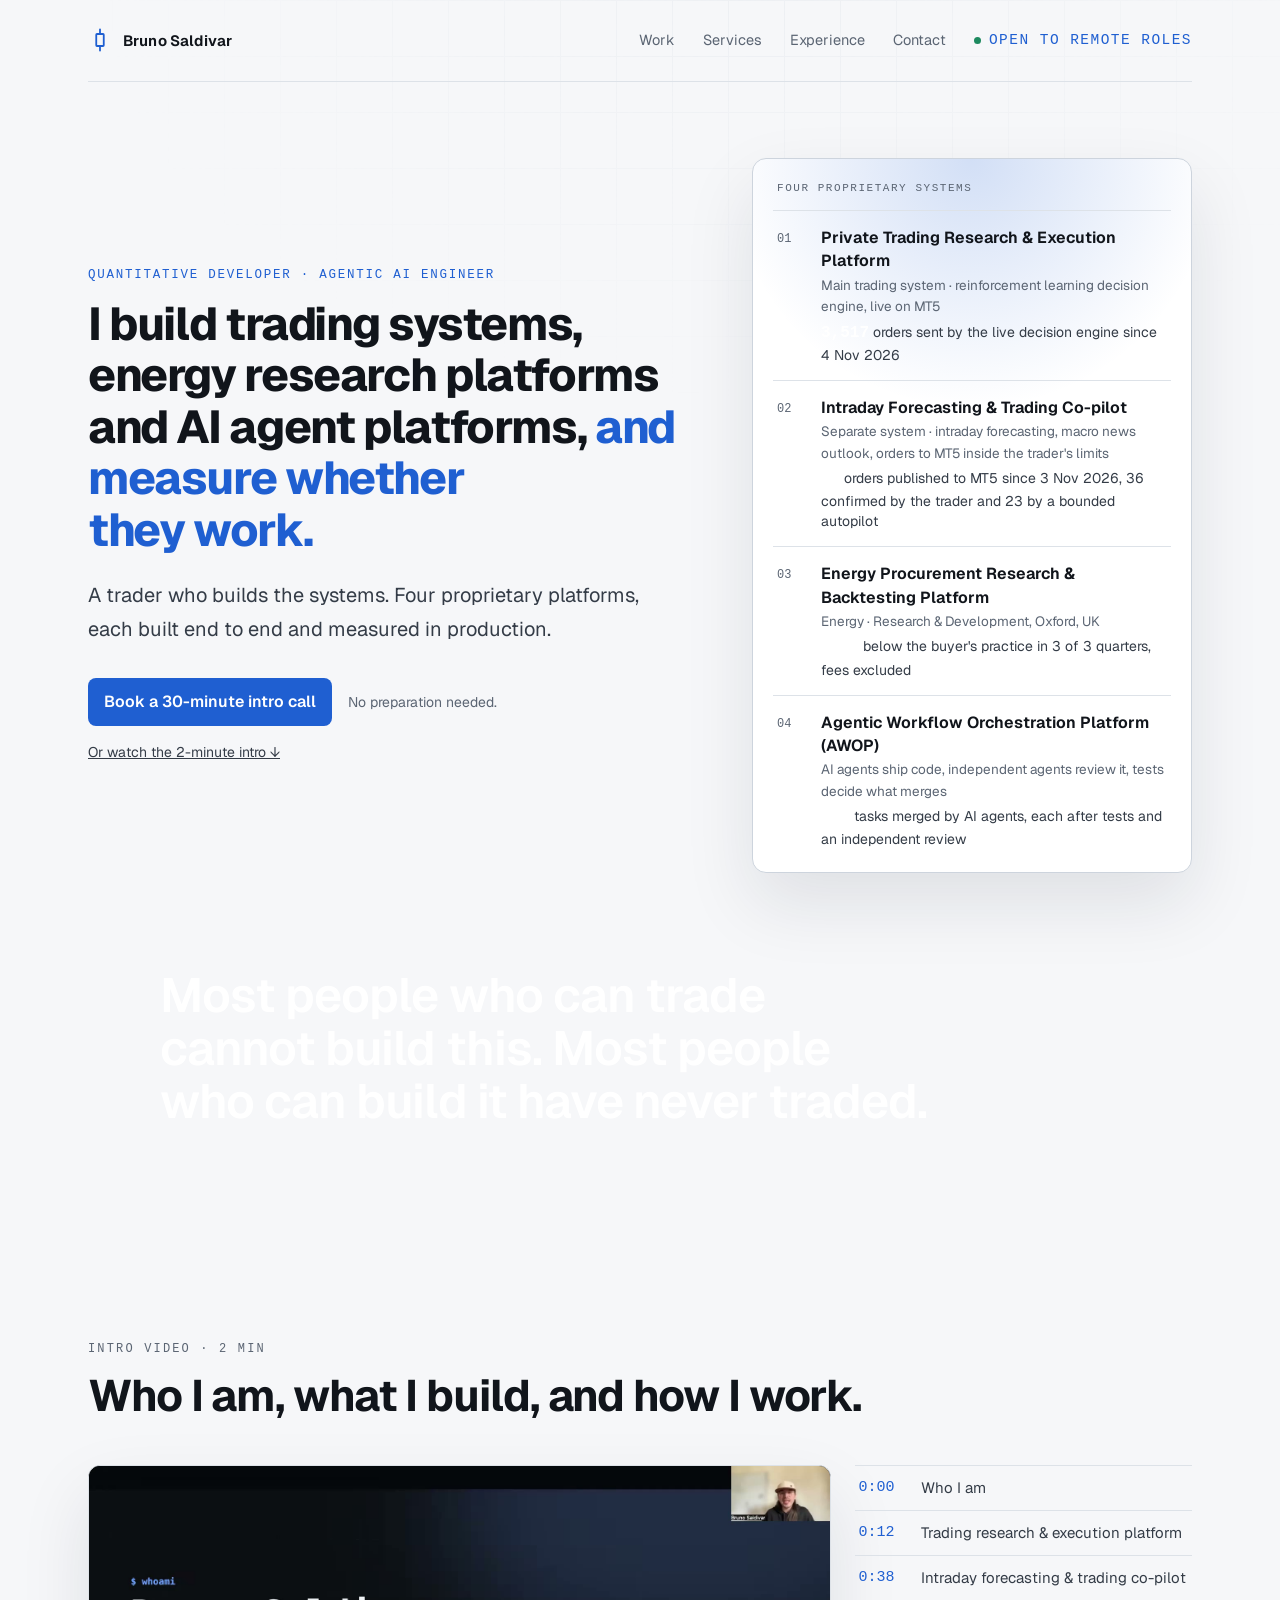
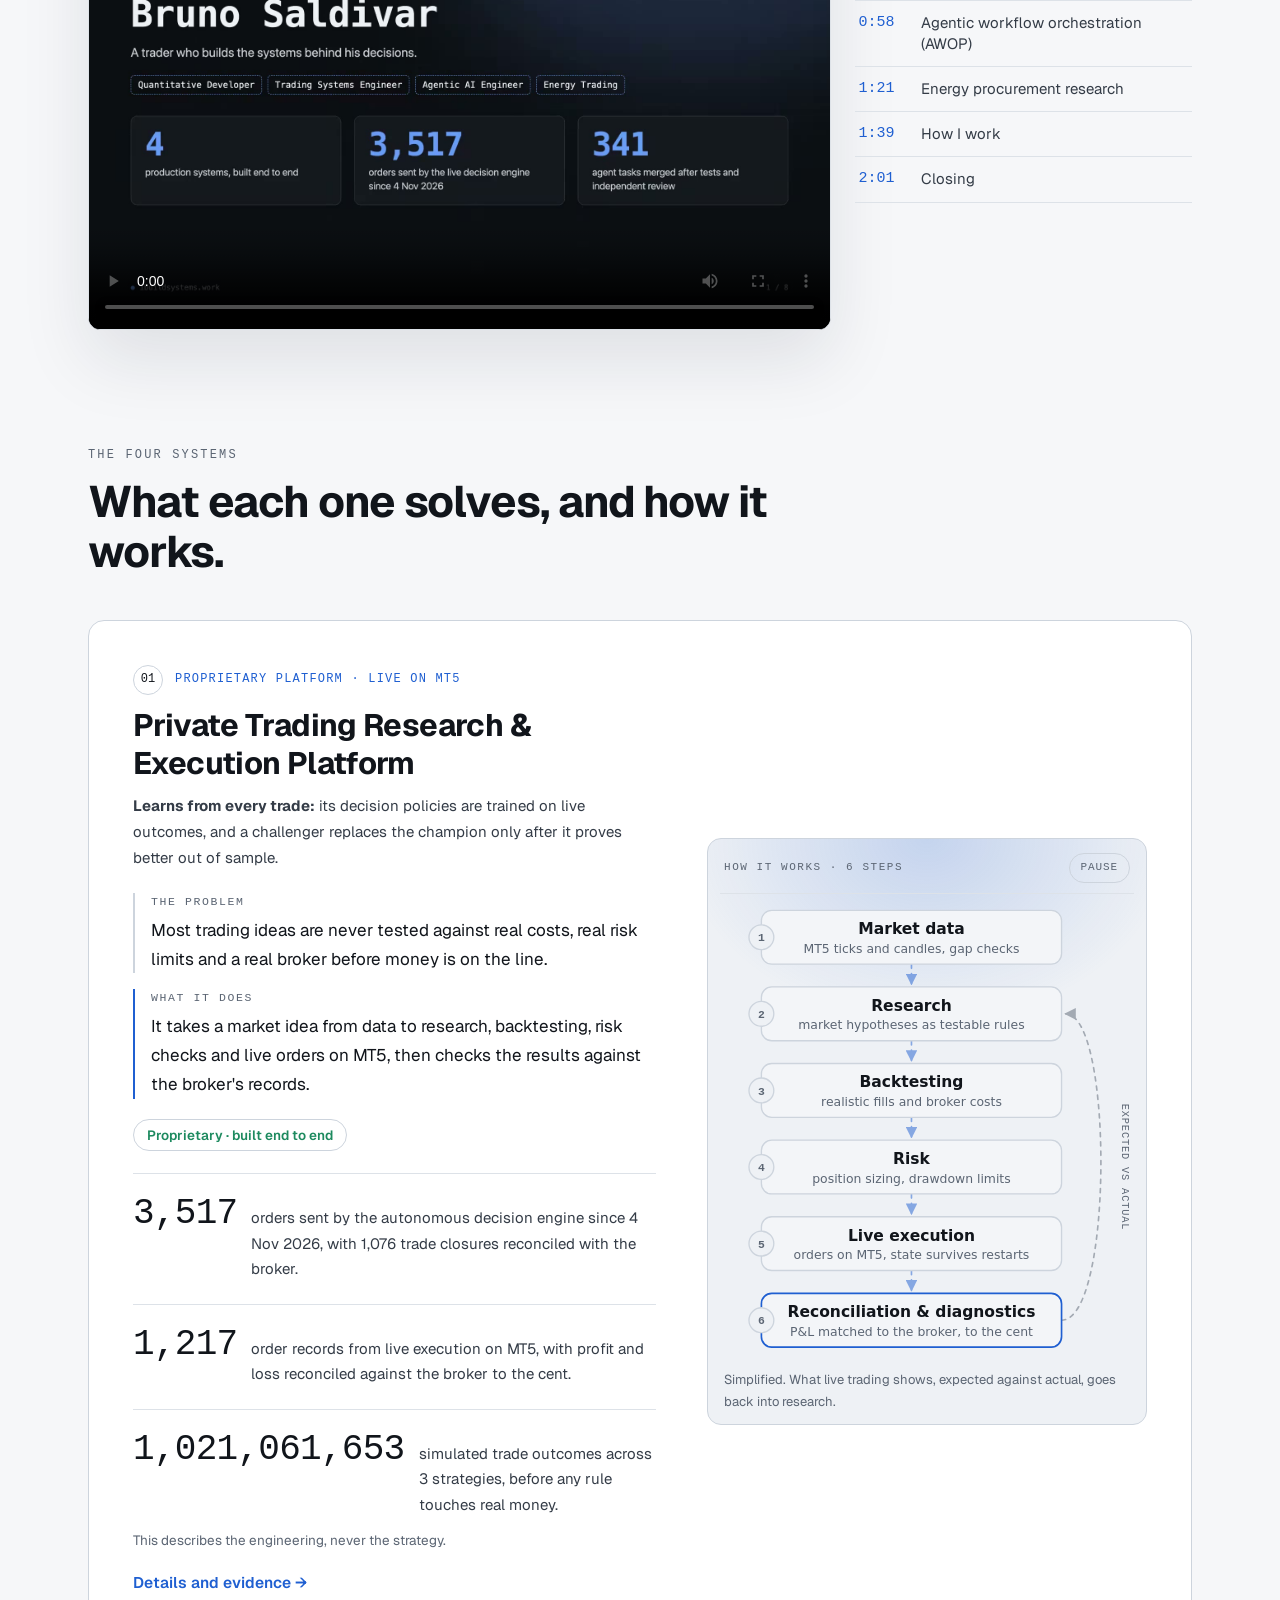
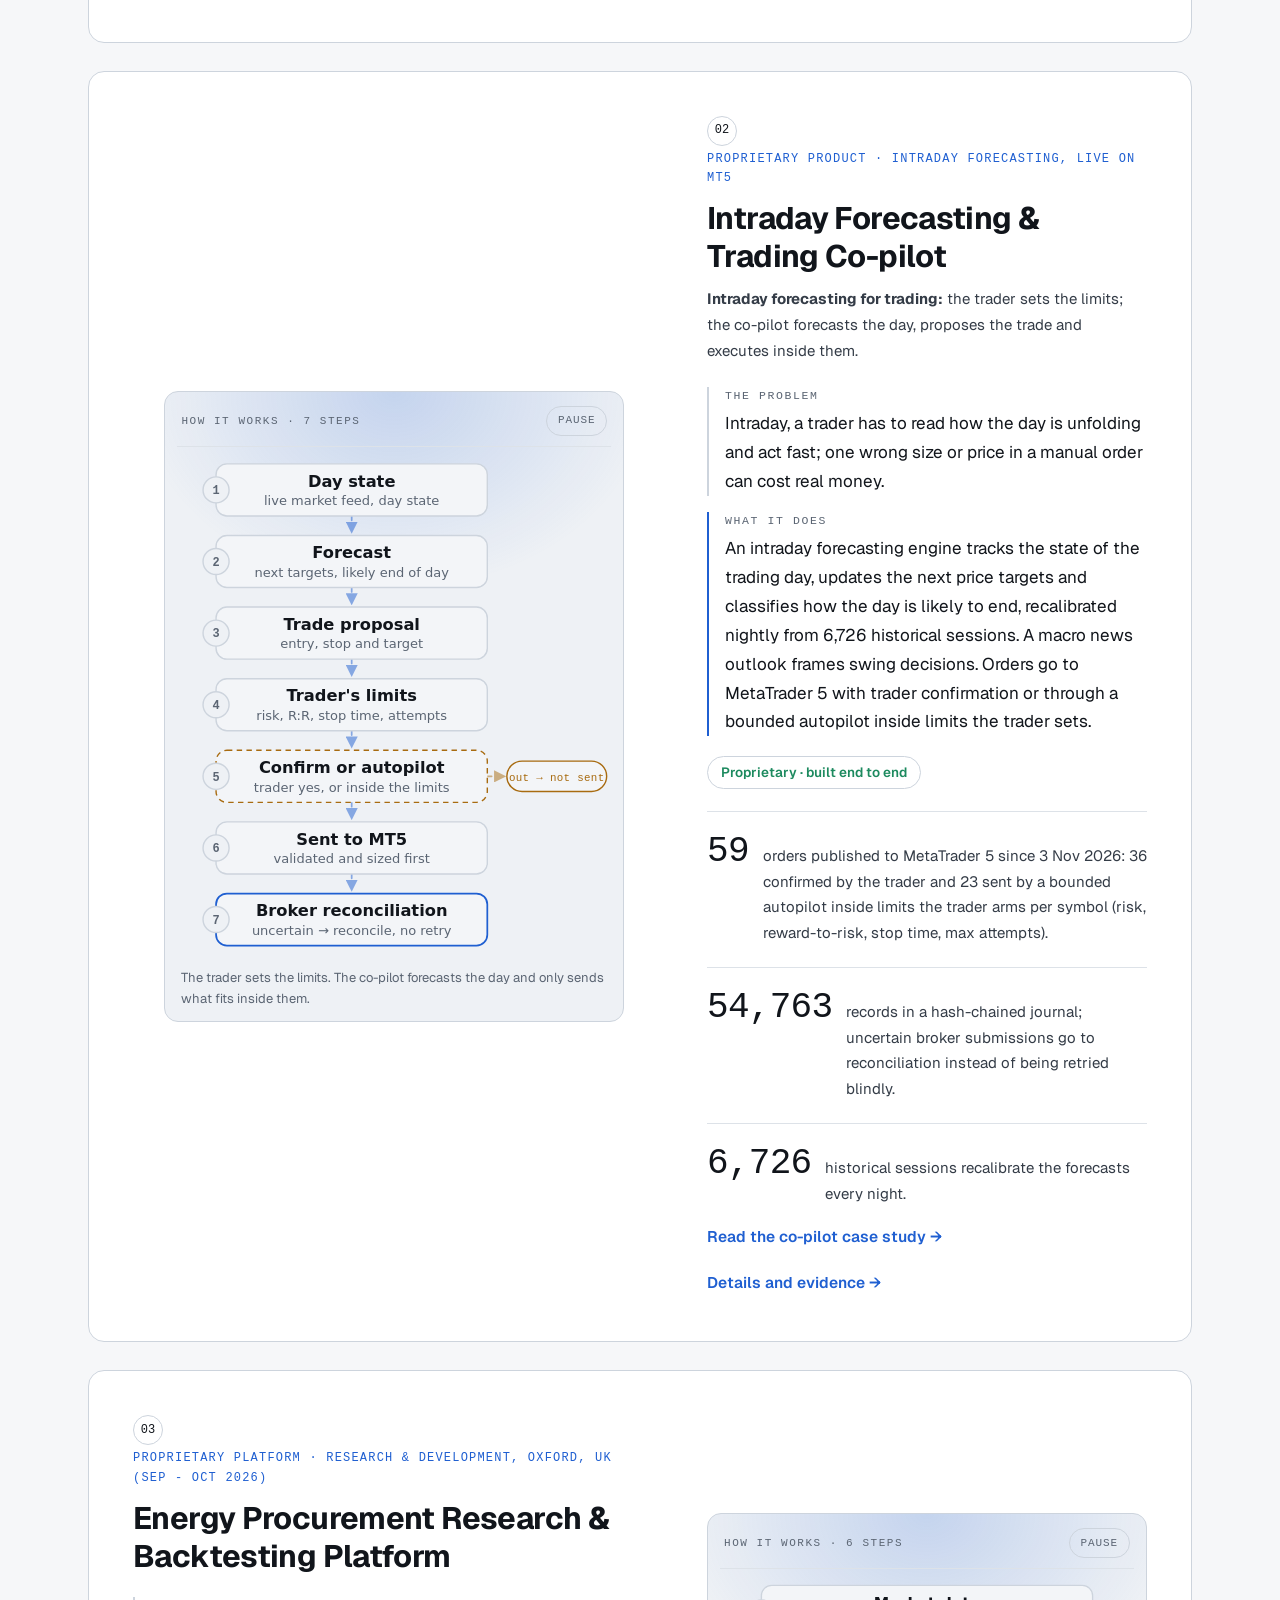
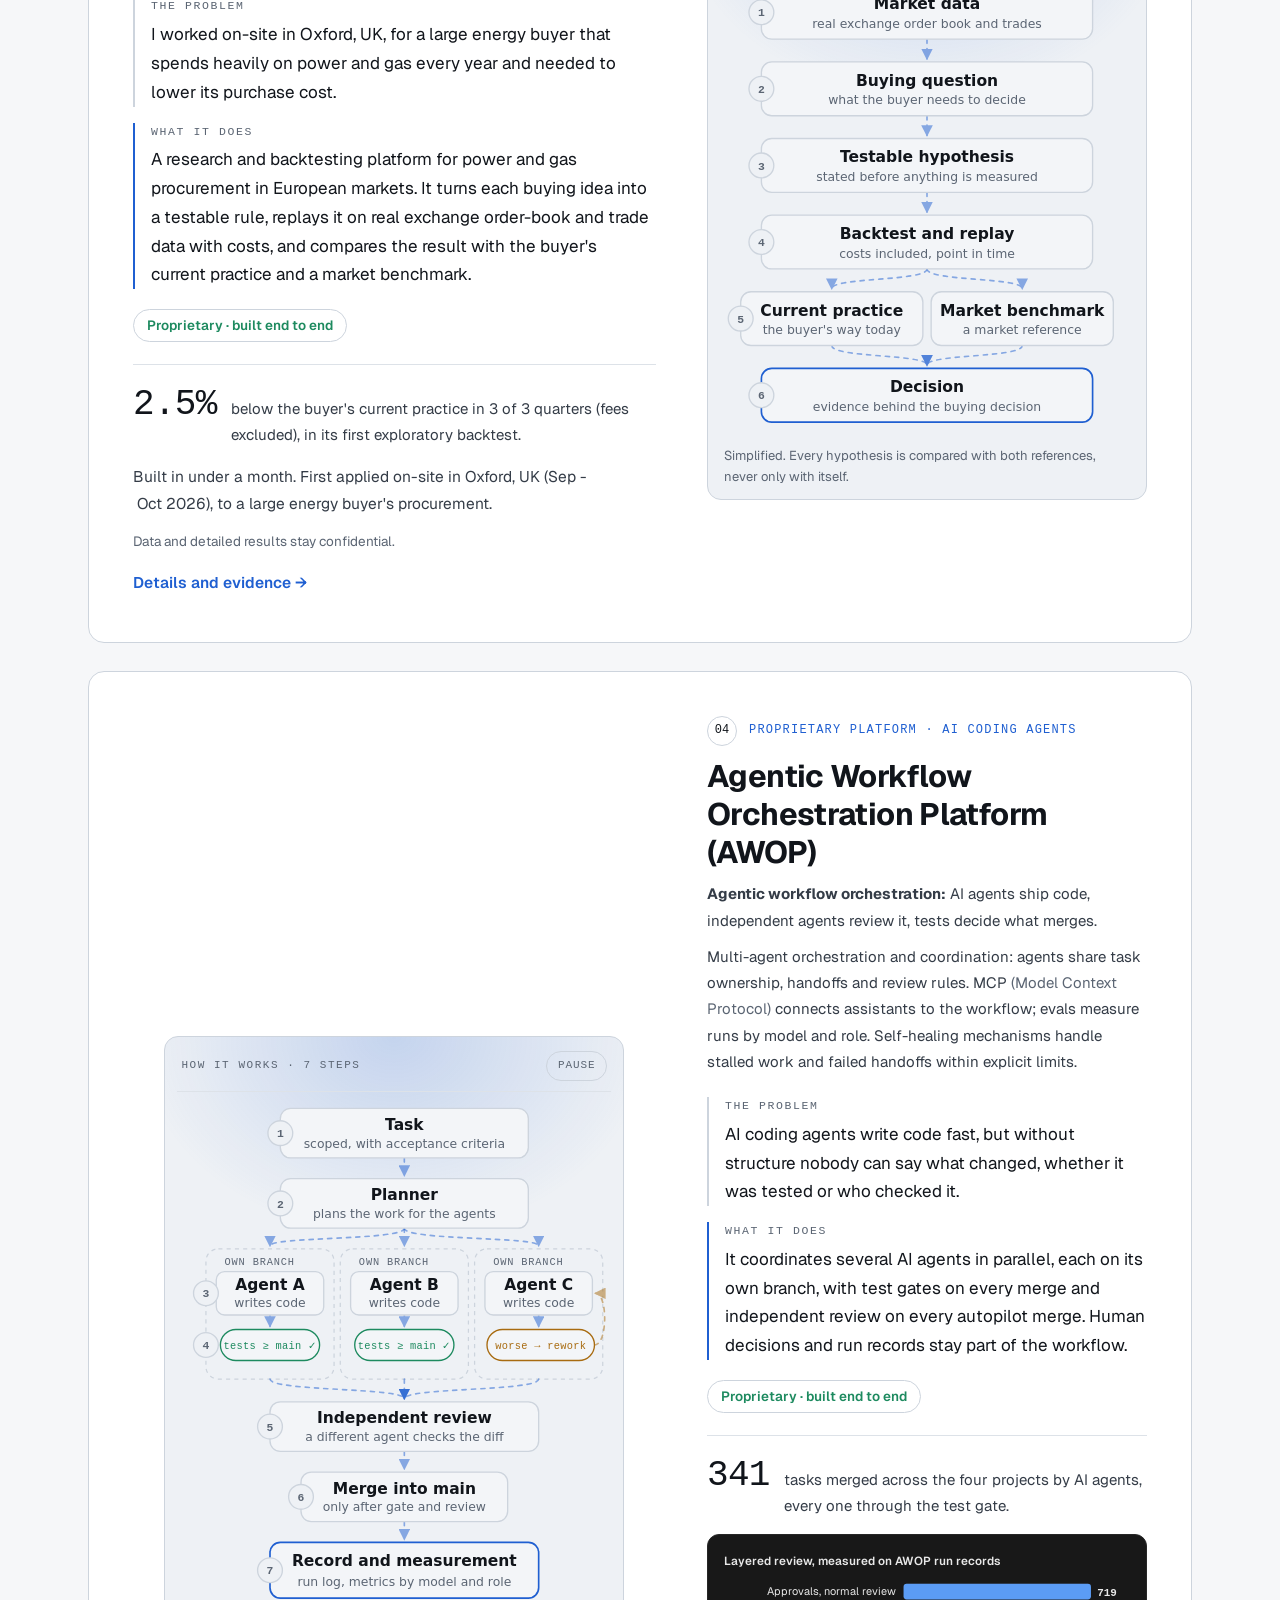
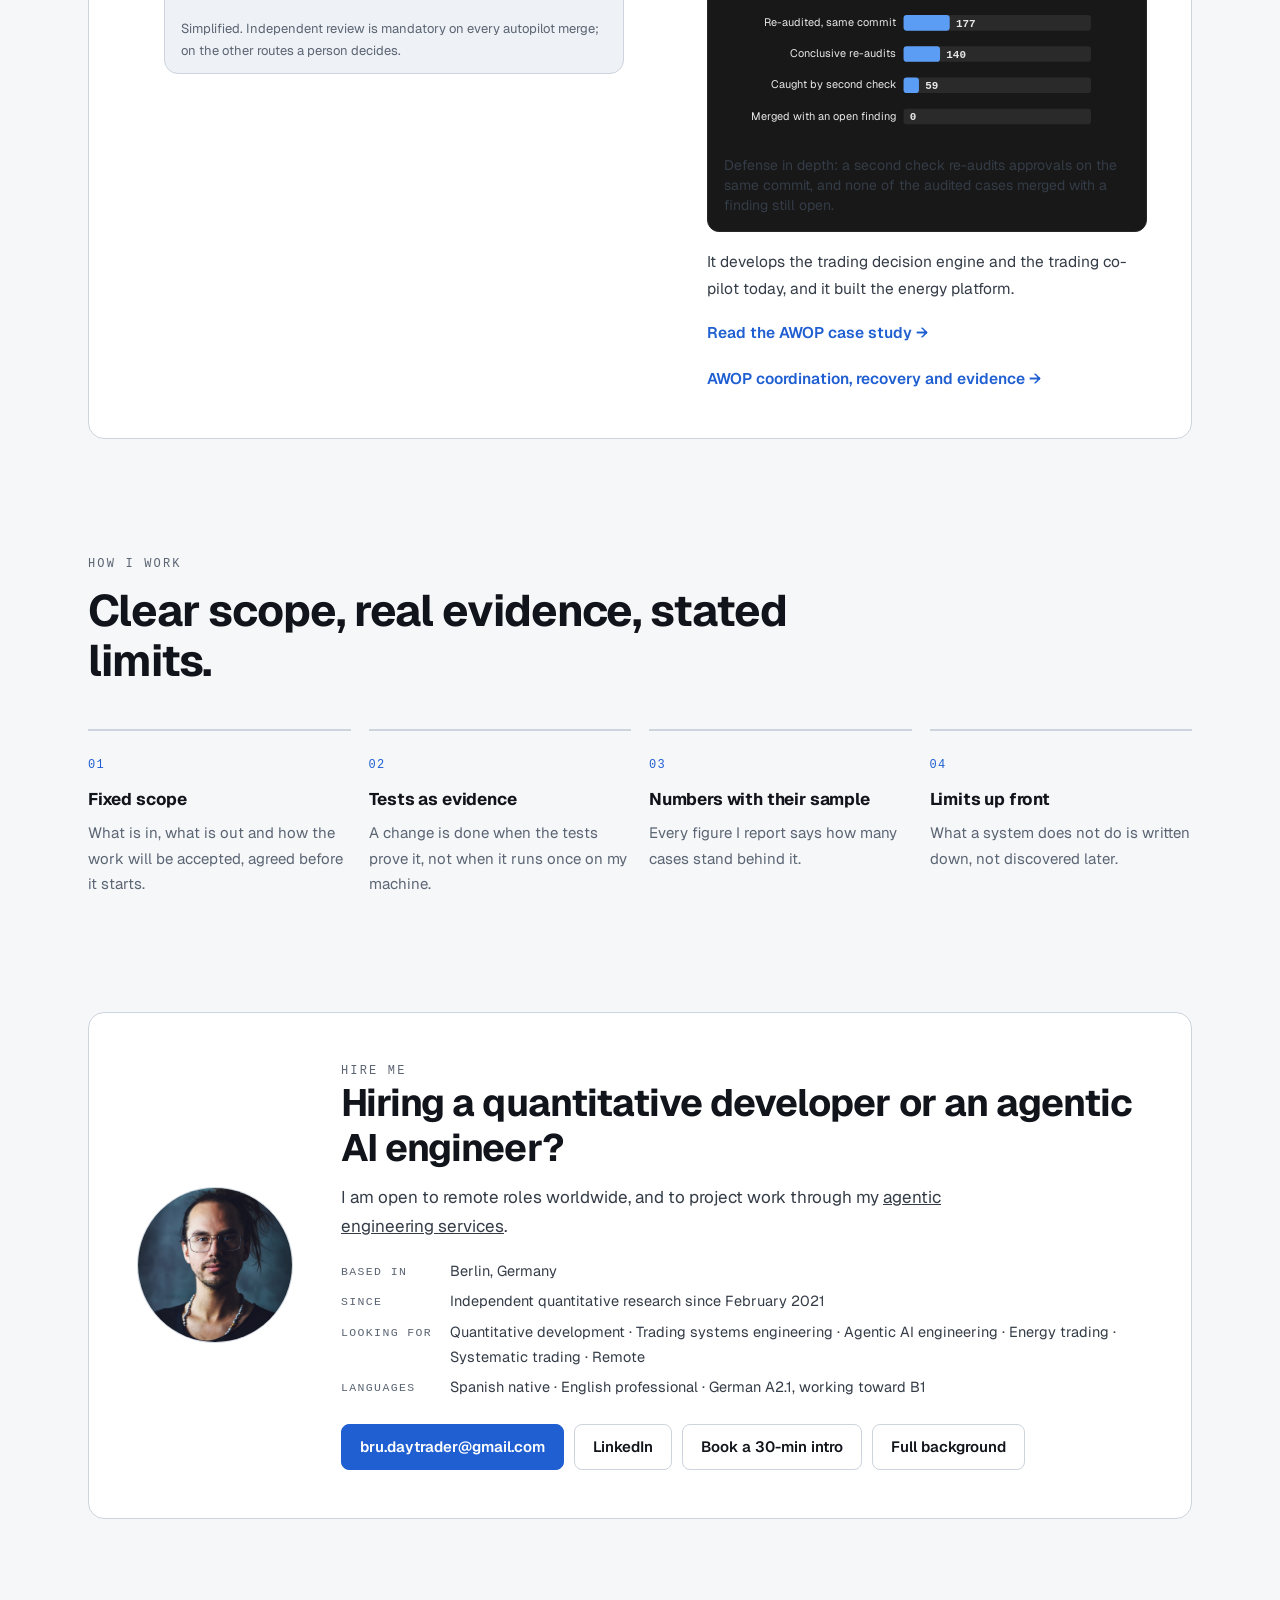
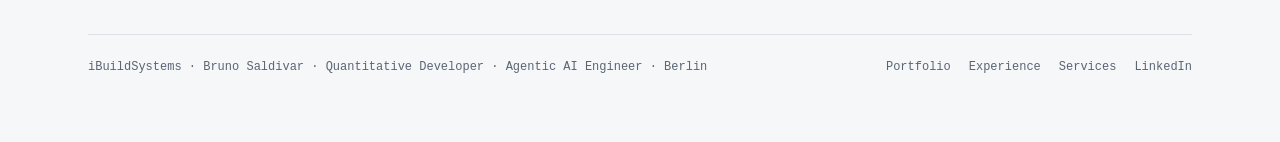
<file: index.html>
<!DOCTYPE html>
<html lang="en">
<head>
<meta charset="utf-8">
<meta name="viewport" content="width=device-width, initial-scale=1">
<script>
  // Links to the old one-page site keep working: #contact lives at /portfolio/,
  // the background and timeline at /experience/ (2026-10-20).
  (function () {
    var experience = ['background', 'gRows', 'gTip'];
    function route() {
      var id = location.hash.slice(1);
      if (id === 'contact') location.replace('/portfolio/#contact');
      if (experience.indexOf(id) !== -1) location.replace('/experience/#background');
    }
    route();
    window.addEventListener('hashchange', route);
  })();
</script>
<title>Agentic Engineering, Trading Systems &amp; Energy Research | I Build Systems</title>
<meta name="description" content="AI coding-agent orchestration, MT5 trading systems and power procurement research. Explore independently built systems, technical evidence and consulting services.">
<meta name="author" content="Bruno Saldivar">
<meta name="robots" content="index, follow, max-image-preview:large">
<link rel="canonical" href="https://ibuildsystems.work/">
<link rel="icon" href="favicon.svg?v=2" type="image/svg+xml">
<meta name="theme-color" content="#101317" media="(prefers-color-scheme: dark)">
<meta name="theme-color" content="#f6f7f9" media="(prefers-color-scheme: light)">

<meta property="og:type" content="website">
<meta property="og:site_name" content="iBuildSystems">
<meta property="og:locale" content="en_US">
<meta property="og:url" content="https://ibuildsystems.work/">
<meta property="og:title" content="Agentic Engineering, Trading Systems &amp; Energy Research | I Build Systems">
<meta property="og:description" content="AI agent workflows, MT5 trading systems and energy procurement research, backed by engineering case studies and traceable results.">
<meta property="og:image" content="https://ibuildsystems.work/og-card.png">
<meta property="og:image:width" content="1200">
<meta property="og:image:height" content="630">
<meta property="og:image:alt" content="Bruno Saldivar, Quantitative Developer · Agentic AI Engineer">
<meta name="twitter:card" content="summary_large_image">
<meta name="twitter:title" content="Agentic Engineering, Trading Systems &amp; Energy Research">
<meta name="twitter:description" content="Independent engineering in AI agent workflows, trading systems and energy procurement research.">
<meta name="twitter:image" content="https://ibuildsystems.work/og-card.png">

<script type="application/ld+json">
{
  "@context": "https://schema.org",
  "@graph": [
    {
      "@type": "Person",
      "name": "Bruno Saldivar",
      "url": "https://ibuildsystems.work/",
      "image": "https://ibuildsystems.work/portrait.jpg",
      "jobTitle": "Quantitative Developer & Trading Systems Engineer | Agentic AI Engineer | Energy Trading",
      "email": "mailto:bru.daytrader@gmail.com",
      "address": {
        "@type": "PostalAddress",
        "addressLocality": "Berlin",
        "addressCountry": "DE"
      },
      "sameAs": [
        "https://www.linkedin.com/in/bru-algo-trader/"
      ],
      "alumniOf": {
        "@type": "EducationalOrganization",
        "name": "SPICED Academy"
      },
      "knowsAbout": [
        "Quantitative research",
        "Algorithmic trading",
        "Systematic trading",
        "Trading systems development",
        "Offline policy learning",
        "Off-policy evaluation",
        "Energy and power procurement",
        "Agentic AI systems",
        "Multi-agent orchestration",
        "Backtesting",
        "Monte Carlo simulation",
        "Market data pipelines",
        "MetaTrader 5",
        "JavaScript",
        "TypeScript",
        "Python",
        "Node.js",
        "Express.js",
        "React",
        "MQL5",
        "Multi-agent coordination",
        "Agent evaluation",
        "Agentic workflow orchestration",
        "Intraday forecasting",
        "Human-in-the-loop AI",
        "Workflow recovery",
        "Model Context Protocol"
      ],
      "@id": "https://ibuildsystems.work/#person"
    },
    {
      "@type": "WebSite",
      "@id": "https://ibuildsystems.work/#website",
      "name": "iBuildSystems",
      "alternateName": "I Build Systems",
      "url": "https://ibuildsystems.work/",
      "publisher": {
        "@id": "https://ibuildsystems.work/#person"
      }
    },
    {
      "@type": "WebPage",
      "@id": "https://ibuildsystems.work/#webpage",
      "url": "https://ibuildsystems.work/",
      "name": "Agentic Engineering, Trading Systems & Energy Research | I Build Systems",
      "inLanguage": "en",
      "isPartOf": {
        "@id": "https://ibuildsystems.work/#website"
      },
      "about": {
        "@id": "https://ibuildsystems.work/#person"
      }
    }
  ]
}
</script>
<link rel="stylesheet" href="site.css">
<link href="https://fonts.googleapis.com/css2?family=Geist:wght@400;500;600;700&display=swap" rel="stylesheet">
<style>
  body, h1, h2, h3, .line { font-family: Geist, system-ui, sans-serif; }
  .one-cta { display:flex; align-items:center; gap:16px; flex-wrap:wrap; margin-top:32px; }
  .cta-main { font-size:16px; line-height:24px; font-weight:600; padding:12px 16px; border-radius:8px; background: var(--signal); color: var(--signal-ink); text-decoration:none; transition: transform 300ms cubic-bezier(0.22,1,0.36,1); }
  .cta-main:hover { transform: translateY(-1px); } .cta-main:active { transform: scale(0.98); } .cta-main:focus-visible { outline:2px solid #fff; outline-offset:4px; }
  .cta-note { font-size:14px; line-height:20px; color: var(--dim); }
  .cta-link { display:inline-block; margin-top:16px; font-size:14px; line-height:20px; color: var(--soft); }
  .hero-index .p { grid-column: 2 / -1; display:block; margin-top:4px; font-size:14px; line-height:20px; color: var(--soft); }
  .hero-index .p b { font-family: ui-monospace, Menlo, monospace; color: #fff; font-size:16px; }
  .thesis { padding: 96px 24px; }
  .thesis p { max-width: 960px; margin:0 auto; font-family: Geist, system-ui, sans-serif; font-size:48px; line-height:1.1; font-weight:600; letter-spacing:-0.02em; text-wrap:balance; }
  .thesis .w { color: rgba(255,255,255,.3); transition: color 600ms cubic-bezier(0.22,1,0.36,1); } .thesis .w.on { color:#fff; }
  .funnel { margin: 16px 0; padding: 16px; border-radius:12px; background:#181818; border:1px solid #272727; }
  .funnel figcaption { margin-top:4px; font-size:14px; line-height:20px; color: var(--soft); }
  @media (max-width: 900px) { .thesis p { font-size:30px; line-height:36px; } }
</style>
<script>
document.addEventListener('DOMContentLoaded',()=>{const p=document.getElementById('thesis'); if(!p) return; p.innerHTML=p.textContent.split(' ').map(w=>`<span class="w">${w}</span>`).join(' '); const ws=[...p.querySelectorAll('.w')]; const io=new IntersectionObserver(es=>es.forEach(e=>{if(e.isIntersecting){ws.forEach((w,i)=>setTimeout(()=>w.classList.add('on'),i*90)); io.disconnect();}}),{threshold:.6}); io.observe(p);});
</script>
</head>
<body>
<a class="skip" href="#main">Skip to content</a>

<div class="wrap">
  <header class="site-head">
    <a class="brand" href="/" aria-label="Bruno Saldivar, home">
      <svg width="24" height="24" viewBox="0 0 32 32" fill="none" stroke-width="2.4" stroke-linecap="round" aria-hidden="true">
        <path d="M16 2 L16 8"/><rect x="11" y="8" width="10" height="16" rx="1"/><path d="M16 24 L16 30"/>
      </svg>
      Bruno Saldivar
    </a>
    <nav class="site-nav" aria-label="Main">
      <a href="/portfolio/">Work</a>
      <a href="/services/">Services</a>
      <a href="/experience/">Experience</a>
      <a href="#hire">Contact</a>
      <a class="status" href="#hire"><span class="dot" aria-hidden="true"></span>Open to remote roles</a>
    </nav>
  </header>
</div>

<main id="main" class="wrap">

  <section class="hero" id="top" aria-labelledby="hero-title">
    <div>
      
      <p class="eyebrow">Quantitative Developer · Agentic AI Engineer</p>
      <h1 id="hero-title">I build trading systems, energy research platforms and AI agent platforms, <em>and measure whether they&nbsp;work.</em></h1>
      <p class="line">A trader who builds the systems. Four proprietary platforms, each built end to end and measured in production.</p>
      <div class="one-cta">
        <a class="cta-main" href="https://calendly.com/bru-lets-talk/30min?utm_source=ibuildsystems.work&amp;utm_medium=website&amp;utm_campaign=inbound_intro&amp;utm_content=home_hero">Book a 30-minute intro call</a>
        <span class="cta-note">No preparation needed.</span>
      </div>
      <a class="cta-link" href="#intro">Or watch the 2-minute intro ↓</a>
    </div>

    <nav class="hero-index" aria-label="The four systems">
      <p class="kicker">Four proprietary systems</p>
      <ol>
        <li><a href="#trading"><span class="i" style="--i:0">01</span><b>Private Trading Research &amp; Execution Platform</b><span class="d">Main trading system · reinforcement learning decision engine, live on MT5</span><span class="p"><b>3,517</b> orders sent by the live decision engine since 4 Nov 2026</span></a></li>
        <li><a href="#copilot"><span class="i" style="--i:1">02</span><b>Intraday Forecasting &amp; Trading Co-pilot</b><span class="d">Separate system · intraday forecasting, macro news outlook, orders to MT5 inside the trader&#39;s limits</span><span class="p"><b>59</b> orders published to MT5 since 3 Nov 2026, 36 confirmed by the trader and 23 by a bounded autopilot</span></a></li>
        <li><a href="#energy"><span class="i" style="--i:2">03</span><b>Energy Procurement Research &amp; Backtesting Platform</b><span class="d">Energy · Research &amp; Development, Oxford, UK</span><span class="p"><b>2.5%</b> below the buyer's practice in 3 of 3 quarters, fees excluded</span></a></li>
        <li><a href="#awop"><span class="i" style="--i:3">04</span><b>Agentic Workflow Orchestration Platform (AWOP)</b><span class="d">AI agents ship code, independent agents review it, tests decide what merges</span><span class="p"><b>341</b> tasks merged by AI agents, each after tests and an independent review</span></a></li>
      </ol>
    </nav>
  </section>

  <section class="thesis" aria-label="Thesis">
    <p id="thesis">Most people who can trade cannot build this. Most people who can build it have never traded.</p>
  </section>


  <section class="section reveal intro-video" id="intro" aria-labelledby="intro-title">
    <div class="section-head">
      <p class="kicker">Intro video · 2 min</p>
      <h2 class="h2" id="intro-title">Who I am, what I build, and how I work.</h2>
    </div>
    <div class="iv-grid">
      <video id="iv" controls preload="metadata" poster="media/intro-2min-poster.jpg" playsinline>
        <source src="media/intro-2min.mp4" type="video/mp4">
      </video>
      <ol class="iv-chapters" aria-label="Chapters">
        <li><button type="button" data-t="0"><span class="ts">0:00</span>Who I am</button></li>
        <li><button type="button" data-t="12"><span class="ts">0:12</span>Trading research &amp; execution platform</button></li>
        <li><button type="button" data-t="38"><span class="ts">0:38</span>Intraday forecasting &amp; trading co-pilot</button></li>
        <li><button type="button" data-t="58"><span class="ts">0:58</span>Agentic workflow orchestration (AWOP)</button></li>
        <li><button type="button" data-t="81"><span class="ts">1:21</span>Energy procurement research</button></li>
        <li><button type="button" data-t="99"><span class="ts">1:39</span>How I work</button></li>
        <li><button type="button" data-t="121"><span class="ts">2:01</span>Closing</button></li>
      </ol>
    </div>
  </section>
<style>
.intro-video .h2{max-width:none;text-wrap:balance}
.intro-video .iv-grid{display:grid;grid-template-columns:minmax(0,2.2fr) minmax(0,1fr);gap:24px;align-items:start}
.intro-video video{width:100%;border-radius:12px;border:1px solid var(--hair);background:#000;box-shadow:var(--shadow)}
.iv-chapters{list-style:none;margin:0;padding:0;border-top:1px solid var(--hair)}
.iv-chapters li{border-bottom:1px solid var(--hair)}
.iv-chapters button{all:unset;cursor:pointer;display:flex;gap:14px;width:100%;padding:12px 4px;color:var(--soft);font-size:15px;line-height:1.35}
.iv-chapters button:hover,.iv-chapters button:focus-visible{color:var(--fg)}
.iv-chapters .ts{font-family:var(--mono);color:var(--signal);min-width:3.2em}
@media (max-width:820px){.intro-video .iv-grid{grid-template-columns:1fr}}
</style>
<script>
document.querySelectorAll('.iv-chapters button').forEach(b=>b.addEventListener('click',()=>{const v=document.getElementById('iv');v.currentTime=+b.dataset.t;v.play();}));
</script>

  <section class="section" id="systems" aria-labelledby="sys-title">
    <div class="section-head reveal">
      <p class="kicker">The four systems</p>
      <h2 class="h2" id="sys-title">What each one solves, and how it works.</h2>
    </div>
    <div class="syslist">
      <article class="sys reveal" id="trading" aria-labelledby="trading-h">
        <div class="sys-text">
    <p class="sys-tag"><span class="sys-n">01</span>Proprietary platform · live on MT5</p>
    <h3 id="trading-h">Private Trading Research &amp; Execution Platform</h3>
    <p class="sys-sub"><b>Learns from every trade:</b> its decision policies are trained on live outcomes, and a challenger replaces the champion only after it proves better out of sample.</p>
    <dl class="pw">
      <div><dt>The problem</dt><dd>Most trading ideas are never tested against real costs, real risk limits and a real broker before money is on the line.</dd></div>
      <div><dt>What it does</dt><dd>It takes a market idea from data to research, backtesting, risk checks and live orders on MT5, then checks the results against the broker's records.</dd></div>
    </dl>
    <p class="badge">Proprietary · built end to end</p>
    <p class="kf"><b>3,517</b><span>orders sent by the autonomous decision engine since 4 Nov 2026, with 1,076 trade closures reconciled with the broker.</span></p>
    <p class="kf"><b>1,217</b><span>order records from live execution on MT5, with profit and loss reconciled against the broker to the cent.</span></p>
    <p class="kf"><b>1,021,061,653</b><span>simulated trade outcomes across 3 strategies, before any rule touches real money.</span></p>
    <p class="fine">This describes the engineering, never the strategy.</p>
          <a class="more" href="/portfolio/#trading">Details and evidence →</a>
        </div>
<figure class="dg-card">
  <div class="dg-top">
    <span class="kicker">How it works · 6 steps</span>
    <button class="dg-pp" type="button" aria-label="Pause the animation" hidden>Pause</button>
  </div>
  <svg class="dg" viewBox="0 0 400 446" role="img" aria-labelledby="dg-tr-t dg-tr-d" style="--n:6">
    <title id="dg-tr-t">How the trading platform works, in six steps</title>
    <desc id="dg-tr-d">Top to bottom. One, market data: ticks and candles from MT5, checked for gaps. Two, research: market hypotheses written as testable rules. Three, backtesting with realistic fills and broker costs. Four, risk: position sizing and drawdown limits. Five, live execution: orders sent to MT5, with order state that survives a restart. Six, reconciliation and diagnostics: profit and loss matched to the broker, to the cent. Expected versus actual results feed back into research.</desc>
    <defs>
      <marker id="ah-tr" viewBox="0 0 8 8" refX="7" refY="4" markerWidth="7" markerHeight="7" orient="auto-start-reverse"><path d="M0 0 L8 4 L0 8 z" style="fill:var(--signal)"/></marker>
      <marker id="ah-tr-d" viewBox="0 0 8 8" refX="7" refY="4" markerWidth="7" markerHeight="7" orient="auto-start-reverse"><path d="M0 0 L8 4 L0 8 z" style="fill:var(--dim)"/></marker>
    </defs>

    <path class="cn" style="--i:1" d="M185 62 L185 81" marker-end="url(#ah-tr)"/>
    <path class="cn" style="--i:2" d="M185 136 L185 155" marker-end="url(#ah-tr)"/>
    <path class="cn" style="--i:3" d="M185 210 L185 229" marker-end="url(#ah-tr)"/>
    <path class="cn" style="--i:4" d="M185 284 L185 303" marker-end="url(#ah-tr)"/>
    <path class="cn" style="--i:5" d="M185 358 L185 377" marker-end="url(#ah-tr)"/>
    <path class="cn alt" style="--i:5" d="M330 406 C380 406 380 110 334 110" marker-end="url(#ah-tr-d)"/>
    <text class="m" transform="translate(388 258) rotate(90)" text-anchor="middle">expected vs actual</text>

    <g class="st" style="--i:0">
      <rect class="bx" x="40" y="10" width="290" height="52" rx="10"/>
      <circle class="k" cx="40" cy="36" r="12"/><text class="kn" x="40" y="40">1</text>
      <text class="t" x="185" y="33">Market data</text>
      <text class="s" x="185" y="51">MT5 ticks and candles, gap checks</text>
    </g>
    <g class="st" style="--i:1">
      <rect class="bx" x="40" y="84" width="290" height="52" rx="10"/>
      <circle class="k" cx="40" cy="110" r="12"/><text class="kn" x="40" y="114">2</text>
      <text class="t" x="185" y="107">Research</text>
      <text class="s" x="185" y="125">market hypotheses as testable rules</text>
    </g>
    <g class="st" style="--i:2">
      <rect class="bx" x="40" y="158" width="290" height="52" rx="10"/>
      <circle class="k" cx="40" cy="184" r="12"/><text class="kn" x="40" y="188">3</text>
      <text class="t" x="185" y="181">Backtesting</text>
      <text class="s" x="185" y="199">realistic fills and broker costs</text>
    </g>
    <g class="st" style="--i:3">
      <rect class="bx" x="40" y="232" width="290" height="52" rx="10"/>
      <circle class="k" cx="40" cy="258" r="12"/><text class="kn" x="40" y="262">4</text>
      <text class="t" x="185" y="255">Risk</text>
      <text class="s" x="185" y="273">position sizing, drawdown limits</text>
    </g>
    <g class="st" style="--i:4">
      <rect class="bx" x="40" y="306" width="290" height="52" rx="10"/>
      <circle class="k" cx="40" cy="332" r="12"/><text class="kn" x="40" y="336">5</text>
      <text class="t" x="185" y="329">Live execution</text>
      <text class="s" x="185" y="347">orders on MT5, state survives restarts</text>
    </g>
    <g class="st" style="--i:5">
      <rect class="bx end" x="40" y="380" width="290" height="52" rx="10"/>
      <circle class="k" cx="40" cy="406" r="12"/><text class="kn" x="40" y="410">6</text>
      <text class="t" x="185" y="403">Reconciliation &amp; diagnostics</text>
      <text class="s" x="185" y="421">P&amp;L matched to the broker, to the cent</text>
    </g>
  </svg>
  <figcaption>Simplified. What live trading shows, expected against actual, goes back into research.</figcaption>
</figure>
      </article>

      <article class="sys reveal" id="copilot" aria-labelledby="copilot-h">
        <div class="sys-text">
    <p class="sys-tag"><span class="sys-n">02</span>Proprietary product · intraday forecasting, live on MT5</p>
    <h3 id="copilot-h">Intraday Forecasting &amp; Trading Co-pilot</h3>
    <p class="sys-sub"><b>Intraday forecasting for trading:</b> the trader sets the limits; the co-pilot forecasts the day, proposes the trade and executes inside them.</p>
    <dl class="pw">
      <div><dt>The problem</dt><dd>Intraday, a trader has to read how the day is unfolding and act fast; one wrong size or price in a manual order can cost real money.</dd></div>
      <div><dt>What it does</dt><dd>An intraday forecasting engine tracks the state of the trading day, updates the next price targets and classifies how the day is likely to end, recalibrated nightly from 6,726 historical sessions. A macro news outlook frames swing decisions. Orders go to MetaTrader 5 with trader confirmation or through a bounded autopilot inside limits the trader sets.</dd></div>
    </dl>
    <p class="badge">Proprietary · built end to end</p>
    <p class="kf"><b>59</b><span>orders published to MetaTrader 5 since 3 Nov 2026: 36 confirmed by the trader and 23 sent by a bounded autopilot inside limits the trader arms per symbol (risk, reward-to-risk, stop time, max attempts).</span></p>
    <p class="kf"><b>54,763</b><span>records in a hash-chained journal; uncertain broker submissions go to reconciliation instead of being retried blindly.</span></p>
    <p class="kf"><b>6,726</b><span>historical sessions recalibrate the forecasts every night.</span></p>
          <a class="more" href="/cases/copilot/">Read the co-pilot case study →</a><br>
          <a class="more" href="/portfolio/#copilot">Details and evidence →</a>
        </div>
<figure class="dg-card">
  <div class="dg-top">
    <span class="kicker">How it works · 7 steps</span>
    <button class="dg-pp" type="button" aria-label="Pause the animation" hidden>Pause</button>
  </div>
  <svg class="dg" viewBox="0 0 400 466" role="img" aria-labelledby="dg-co-t dg-co-d" style="--n:7">
    <title id="dg-co-t">How the Intraday Forecasting &amp; Trading Co-pilot works, in seven steps</title>
    <desc id="dg-co-d">Top to bottom. One, day state: the live market feed updates the state of the trading day. Two, forecast: the next price targets and how the day is likely to end. Three, trade proposal: entry, stop and target. Four, the trader sets the limits: risk, reward-to-risk, stop time and maximum attempts. Five, the trader confirms, or the bounded autopilot sends inside those limits; outside them, nothing is sent. Six, the order is validated, sized and sent to MT5. Seven, broker reconciliation: an uncertain submission is reconciled, never retried blindly.</desc>
    <defs>
      <marker id="ah-co" viewBox="0 0 8 8" refX="7" refY="4" markerWidth="7" markerHeight="7" orient="auto-start-reverse"><path d="M0 0 L8 4 L0 8 z" style="fill:var(--signal)"/></marker>
      <marker id="ah-co-w" viewBox="0 0 8 8" refX="7" refY="4" markerWidth="7" markerHeight="7" orient="auto-start-reverse"><path d="M0 0 L8 4 L0 8 z" style="fill:var(--warn)"/></marker>
    </defs>

    <path class="cn" style="--i:1" d="M161 58 L161 73" marker-end="url(#ah-co)"/>
    <path class="cn" style="--i:2" d="M161 124 L161 139" marker-end="url(#ah-co)"/>
    <path class="cn" style="--i:3" d="M161 190 L161 205" marker-end="url(#ah-co)"/>
    <path class="cn" style="--i:4" d="M161 256 L161 271" marker-end="url(#ah-co)"/>
    <path class="cn" style="--i:5" d="M161 322 L161 337" marker-end="url(#ah-co)"/>
    <path class="cn" style="--i:6" d="M161 388 L161 403" marker-end="url(#ah-co)"/>
    <path class="cn warn" style="--i:4" d="M286 298 L302 298" marker-end="url(#ah-co-w)"/>

    <g class="st" style="--i:0">
      <rect class="bx" x="36" y="10" width="250" height="48" rx="10"/>
      <circle class="k" cx="36" cy="34" r="12"/><text class="kn" x="36" y="38">1</text>
      <text class="t" x="161" y="31">Day state</text>
      <text class="s" x="161" y="48">live market feed, day state</text>
    </g>
    <g class="st" style="--i:1">
      <rect class="bx" x="36" y="76" width="250" height="48" rx="10"/>
      <circle class="k" cx="36" cy="100" r="12"/><text class="kn" x="36" y="104">2</text>
      <text class="t" x="161" y="97">Forecast</text>
      <text class="s" x="161" y="114">next targets, likely end of day</text>
    </g>
    <g class="st" style="--i:2">
      <rect class="bx" x="36" y="142" width="250" height="48" rx="10"/>
      <circle class="k" cx="36" cy="166" r="12"/><text class="kn" x="36" y="170">3</text>
      <text class="t" x="161" y="163">Trade proposal</text>
      <text class="s" x="161" y="180">entry, stop and target</text>
    </g>
    <g class="st" style="--i:3">
      <rect class="bx" x="36" y="208" width="250" height="48" rx="10"/>
      <circle class="k" cx="36" cy="232" r="12"/><text class="kn" x="36" y="236">4</text>
      <text class="t" x="161" y="229">Trader's limits</text>
      <text class="s" x="161" y="246">risk, R:R, stop time, attempts</text>
    </g>
    <g class="st" style="--i:4">
      <rect class="bx hu" x="36" y="274" width="250" height="48" rx="10"/>
      <circle class="k" cx="36" cy="298" r="12"/><text class="kn" x="36" y="302">5</text>
      <text class="t" x="161" y="295">Confirm or autopilot</text>
      <text class="s" x="161" y="312">trader yes, or inside the limits</text>
    </g>
    <g class="st" style="--i:4">
      <rect class="gate re" x="304" y="284" width="92" height="28" rx="14"/>
      <text class="gl re" x="350" y="302" style="font-size:10px">out → not sent</text>
    </g>
    <g class="st" style="--i:5">
      <rect class="bx" x="36" y="340" width="250" height="48" rx="10"/>
      <circle class="k" cx="36" cy="364" r="12"/><text class="kn" x="36" y="368">6</text>
      <text class="t" x="161" y="361">Sent to MT5</text>
      <text class="s" x="161" y="378">validated and sized first</text>
    </g>
    <g class="st" style="--i:6">
      <rect class="bx end" x="36" y="406" width="250" height="48" rx="10"/>
      <circle class="k" cx="36" cy="430" r="12"/><text class="kn" x="36" y="434">7</text>
      <text class="t" x="161" y="427">Broker reconciliation</text>
      <text class="s" x="161" y="444">uncertain → reconcile, no retry</text>
    </g>
  </svg>
  <figcaption>The trader sets the limits. The co-pilot forecasts the day and only sends what fits inside them.</figcaption>
</figure>
      </article>

      <article class="sys reveal" id="energy" aria-labelledby="energy-h">
        <div class="sys-text">
    <p class="sys-tag"><span class="sys-n">03</span>Proprietary platform · Research &amp; Development, Oxford, UK (Sep&nbsp;-&nbsp;Oct&nbsp;2026)</p>
    <h3 id="energy-h">Energy Procurement Research &amp; Backtesting Platform</h3>
    <dl class="pw">
      <div><dt>The problem</dt><dd>I worked on-site in Oxford, UK, for a large energy buyer that spends heavily on power and gas every year and needed to lower its purchase cost.</dd></div>
      <div><dt>What it does</dt><dd>A research and backtesting platform for power and gas procurement in European markets. It turns each buying idea into a testable rule, replays it on real exchange order-book and trade data with costs, and compares the result with the buyer&#39;s current practice and a market benchmark.</dd></div>
    </dl>
    <p class="badge">Proprietary · built end to end</p>
    <p class="kf"><b>2.5%</b><span>below the buyer&#39;s current practice in 3 of 3 quarters (fees excluded), in its first exploratory backtest.</span></p>
    <p class="origin">Built in under a month. First applied on-site in Oxford, UK (Sep&nbsp;-&nbsp;Oct&nbsp;2026), to a large energy buyer&#39;s procurement.</p>
    <p class="fine">Data and detailed results stay confidential.</p>
          <a class="more" href="/portfolio/#energy">Details and evidence →</a>
        </div>
<figure class="dg-card">
  <div class="dg-top">
    <span class="kicker">How it works · 6 steps</span>
    <button class="dg-pp" type="button" aria-label="Pause the animation" hidden>Pause</button>
  </div>
  <svg class="dg" viewBox="0 0 400 446" role="img" aria-labelledby="dg-en-t dg-en-d" style="--n:6">
    <title id="dg-en-t">How the energy procurement research platform works, in six steps</title>
    <desc id="dg-en-d">Top to bottom. One, market data: real exchange order book and trades from European power and gas markets. Two, a buying question: what the buyer needs to decide. Three, a testable hypothesis, stated before anything is measured. Four, backtest and replay, with costs included and point-in-time data. Five, comparison against two references side by side: the buyer's current practice and a market benchmark. Six, decision: the evidence behind the buying decision.</desc>
    <defs>
      <marker id="ah-en" viewBox="0 0 8 8" refX="7" refY="4" markerWidth="7" markerHeight="7" orient="auto-start-reverse"><path d="M0 0 L8 4 L0 8 z" style="fill:var(--signal)"/></marker>
    </defs>

    <path class="cn" style="--i:1" d="M200 62 L200 81" marker-end="url(#ah-en)"/>
    <path class="cn" style="--i:2" d="M200 136 L200 155" marker-end="url(#ah-en)"/>
    <path class="cn" style="--i:3" d="M200 210 L200 229" marker-end="url(#ah-en)"/>
    <path class="cn" style="--i:4" d="M200 284 C200 296 108 292 108 303" marker-end="url(#ah-en)"/>
    <path class="cn" style="--i:4" d="M200 284 C200 296 292 292 292 303" marker-end="url(#ah-en)"/>
    <path class="cn" style="--i:5" d="M108 358 C108 370 200 366 200 377" marker-end="url(#ah-en)"/>
    <path class="cn" style="--i:5" d="M292 358 C292 370 200 366 200 377" marker-end="url(#ah-en)"/>

    <g class="st" style="--i:0">
      <rect class="bx" x="40" y="10" width="320" height="52" rx="10"/>
      <circle class="k" cx="40" cy="36" r="12"/><text class="kn" x="40" y="40">1</text>
      <text class="t" x="200" y="33">Market data</text>
      <text class="s" x="200" y="51">real exchange order book and trades</text>
    </g>
    <g class="st" style="--i:1">
      <rect class="bx" x="40" y="84" width="320" height="52" rx="10"/>
      <circle class="k" cx="40" cy="110" r="12"/><text class="kn" x="40" y="114">2</text>
      <text class="t" x="200" y="107">Buying question</text>
      <text class="s" x="200" y="125">what the buyer needs to decide</text>
    </g>
    <g class="st" style="--i:2">
      <rect class="bx" x="40" y="158" width="320" height="52" rx="10"/>
      <circle class="k" cx="40" cy="184" r="12"/><text class="kn" x="40" y="188">3</text>
      <text class="t" x="200" y="181">Testable hypothesis</text>
      <text class="s" x="200" y="199">stated before anything is measured</text>
    </g>
    <g class="st" style="--i:3">
      <rect class="bx" x="40" y="232" width="320" height="52" rx="10"/>
      <circle class="k" cx="40" cy="258" r="12"/><text class="kn" x="40" y="262">4</text>
      <text class="t" x="200" y="255">Backtest and replay</text>
      <text class="s" x="200" y="273">costs included, point in time</text>
    </g>
    <g class="st" style="--i:4">
      <rect class="bx" x="20" y="306" width="176" height="52" rx="10"/>
      <circle class="k" cx="20" cy="332" r="12"/><text class="kn" x="20" y="336">5</text>
      <text class="t" x="108" y="329" style="font-size:15px">Current practice</text>
      <text class="s" x="108" y="347">the buyer's way today</text>
    </g>
    <g class="st" style="--i:4">
      <rect class="bx" x="204" y="306" width="176" height="52" rx="10"/>
      <text class="t" x="292" y="329" style="font-size:15px">Market benchmark</text>
      <text class="s" x="292" y="347">a market reference</text>
    </g>
    <g class="st" style="--i:5">
      <rect class="bx end" x="40" y="380" width="320" height="52" rx="10"/>
      <circle class="k" cx="40" cy="406" r="12"/><text class="kn" x="40" y="410">6</text>
      <text class="t" x="200" y="403">Decision</text>
      <text class="s" x="200" y="421">evidence behind the buying decision</text>
    </g>
  </svg>
  <figcaption>Simplified. Every hypothesis is compared with both references, never only with itself.</figcaption>
</figure>
      </article>

      <article class="sys reveal" id="awop" aria-labelledby="awop-h">
        <div class="sys-text">
    <p class="sys-tag"><span class="sys-n">04</span>Proprietary platform · AI coding agents</p>
    <h3 id="awop-h">Agentic Workflow Orchestration Platform (AWOP)</h3>
    <p class="sys-sub"><b>Agentic workflow orchestration:</b> AI agents ship code, independent agents review it, tests decide what merges.</p>
    <p class="sys-sub">Multi-agent orchestration and coordination: agents share task ownership, handoffs and review rules. MCP <i>(Model Context Protocol)</i> connects assistants to the workflow; evals measure runs by model and role. Self-healing mechanisms handle stalled work and failed handoffs within explicit limits.</p>
    <dl class="pw">
      <div><dt>The problem</dt><dd>AI coding agents write code fast, but without structure nobody can say what changed, whether it was tested or who checked it.</dd></div>
      <div><dt>What it does</dt><dd>It coordinates several AI agents in parallel, each on its own branch, with test gates on every merge and independent review on every autopilot merge. Human decisions and run records stay part of the workflow.</dd></div>
    </dl>
    <p class="badge">Proprietary · built end to end</p>
    <p class="kf"><b>341</b><span>tasks merged across the four projects by AI agents, every one through the test gate.</span></p>
    <figure class="funnel"><svg viewBox="0 0 520 244" width="100%" role="img" aria-label="Layered agent review: from approval to main"><text x="0" y="18" font-size="15" font-weight="600" fill="#e8e8e8">Layered review, measured on AWOP run records</text><text x="220" y="56" font-size="14" text-anchor="end" fill="#e8e8e8">Approvals, normal review</text><rect x="230" y="42" width="240" height="20" rx="4" fill="#2a2a2a"/><rect x="230" y="42" width="240.0" height="20" rx="4" fill="#5b9cf5"/><text x="478.0" y="57" font-size="14" font-family="ui-monospace,Menlo,monospace" font-weight="600" fill="#e8e8e8">719</text><text x="220" y="96" font-size="14" text-anchor="end" fill="#e8e8e8">Re-audited, same commit</text><rect x="230" y="82" width="240" height="20" rx="4" fill="#2a2a2a"/><rect x="230" y="82" width="59.1" height="20" rx="4" fill="#5b9cf5"/><text x="297.1" y="97" font-size="14" font-family="ui-monospace,Menlo,monospace" font-weight="600" fill="#e8e8e8">177</text><text x="220" y="136" font-size="14" text-anchor="end" fill="#e8e8e8">Conclusive re-audits</text><rect x="230" y="122" width="240" height="20" rx="4" fill="#2a2a2a"/><rect x="230" y="122" width="46.7" height="20" rx="4" fill="#5b9cf5"/><text x="284.7" y="137" font-size="14" font-family="ui-monospace,Menlo,monospace" font-weight="600" fill="#e8e8e8">140</text><text x="220" y="176" font-size="14" text-anchor="end" fill="#e8e8e8">Caught by second check</text><rect x="230" y="162" width="240" height="20" rx="4" fill="#2a2a2a"/><rect x="230" y="162" width="19.7" height="20" rx="4" fill="#5b9cf5"/><text x="257.7" y="177" font-size="14" font-family="ui-monospace,Menlo,monospace" font-weight="600" fill="#e8e8e8">59</text><text x="220" y="216" font-size="14" text-anchor="end" fill="#e8e8e8">Merged with an open finding</text><rect x="230" y="202" width="240" height="20" rx="4" fill="#2a2a2a"/><text x="238.0" y="217" font-size="14" font-family="ui-monospace,Menlo,monospace" font-weight="600" fill="#e8e8e8">0</text></svg><figcaption>Defense in depth: a second check re-audits approvals on the same commit, and none of the audited cases merged with a finding still open.</figcaption></figure>
    <p class="origin">It develops the trading decision engine and the trading co-pilot today, and it built the energy platform.</p>
          <a class="more" href="/cases/awop/">Read the AWOP case study →</a><br>
          <a class="more" href="/portfolio/#awop">AWOP coordination, recovery and evidence →</a>
        </div>
<figure class="dg-card">
  <div class="dg-top">
    <span class="kicker">How it works · 7 steps</span>
    <button class="dg-pp" type="button" aria-label="Pause the animation" hidden>Pause</button>
  </div>
  <svg class="dg" viewBox="0 0 420 496" role="img" aria-labelledby="dg-aw-t dg-aw-d" style="--n:7">
    <title id="dg-aw-t">How the agent platform works, in seven steps</title>
    <desc id="dg-aw-d">Top to bottom. One, a task, scoped with acceptance criteria. Two, a planner prepares the work for the agents. Three, several writer agents work in parallel, each in its own workspace and git branch. Four, each change must pass a test gate that compares it with main; a change that makes the tests worse goes back to its agent for rework. Five, independent review: a different agent checks the exact change. Six, merge into main, only after the gate and the review. Seven, record and measurement: a run log and metrics by model and role.</desc>
    <defs>
      <marker id="ah-aw" viewBox="0 0 8 8" refX="7" refY="4" markerWidth="7" markerHeight="7" orient="auto-start-reverse"><path d="M0 0 L8 4 L0 8 z" style="fill:var(--signal)"/></marker>
      <marker id="ah-aw-w" viewBox="0 0 8 8" refX="7" refY="4" markerWidth="7" markerHeight="7" orient="auto-start-reverse"><path d="M0 0 L8 4 L0 8 z" style="fill:var(--warn)"/></marker>
    </defs>

    <path class="cn" style="--i:1" d="M220 58 L220 75" marker-end="url(#ah-aw)"/>
    <path class="cn" style="--i:2" d="M220 126 C220 138 90 134 90 143" marker-end="url(#ah-aw)"/>
    <path class="cn" style="--i:2" d="M220 126 L220 143" marker-end="url(#ah-aw)"/>
    <path class="cn" style="--i:2" d="M220 126 C220 138 350 134 350 143" marker-end="url(#ah-aw)"/>

    <g>
      <rect class="ws" x="28" y="146" width="124" height="126" rx="12"/>
      <rect class="ws" x="158" y="146" width="124" height="126" rx="12"/>
      <rect class="ws" x="288" y="146" width="124" height="126" rx="12"/>
      <text class="m" x="46" y="162">own branch</text>
      <text class="m" x="176" y="162">own branch</text>
      <text class="m" x="306" y="162">own branch</text>
    </g>

    <path class="cn" style="--i:3" d="M90 210 L90 221" marker-end="url(#ah-aw)"/>
    <path class="cn" style="--i:3" d="M220 210 L220 221" marker-end="url(#ah-aw)"/>
    <path class="cn" style="--i:3" d="M350 210 L350 221" marker-end="url(#ah-aw)"/>
    <path class="cn warn" style="--i:3" d="M404 239 C417 239 417 189 405 189" marker-end="url(#ah-aw-w)"/>

    <path class="cn" style="--i:4" d="M90 272 C90 284 220 280 220 291" marker-end="url(#ah-aw)"/>
    <path class="cn" style="--i:4" d="M220 272 L220 291" marker-end="url(#ah-aw)"/>
    <path class="cn" style="--i:4" d="M350 272 C350 284 220 280 220 291" marker-end="url(#ah-aw)"/>
    <path class="cn" style="--i:5" d="M220 342 L220 359" marker-end="url(#ah-aw)"/>
    <path class="cn" style="--i:6" d="M220 410 L220 427" marker-end="url(#ah-aw)"/>

    <g class="st" style="--i:0">
      <rect class="bx" x="100" y="10" width="240" height="48" rx="10"/>
      <circle class="k" cx="100" cy="34" r="12"/><text class="kn" x="100" y="38">1</text>
      <text class="t" x="220" y="31">Task</text>
      <text class="s" x="220" y="48">scoped, with acceptance criteria</text>
    </g>
    <g class="st" style="--i:1">
      <rect class="bx" x="100" y="78" width="240" height="48" rx="10"/>
      <circle class="k" cx="100" cy="102" r="12"/><text class="kn" x="100" y="106">2</text>
      <text class="t" x="220" y="99">Planner</text>
      <text class="s" x="220" y="116">plans the work for the agents</text>
    </g>
    <g class="st" style="--i:2">
      <rect class="bx" x="38" y="168" width="104" height="42" rx="8"/>
      <circle class="k" cx="28" cy="189" r="12"/><text class="kn" x="28" y="193">3</text>
      <text class="t" x="90" y="186">Agent A</text>
      <text class="s" x="90" y="202">writes code</text>
    </g>
    <g class="st" style="--i:2">
      <rect class="bx" x="168" y="168" width="104" height="42" rx="8"/>
      <text class="t" x="220" y="186">Agent B</text>
      <text class="s" x="220" y="202">writes code</text>
    </g>
    <g class="st" style="--i:2">
      <rect class="bx" x="298" y="168" width="104" height="42" rx="8"/>
      <text class="t" x="350" y="186">Agent C</text>
      <text class="s" x="350" y="202">writes code</text>
    </g>
    <g class="st" style="--i:3">
      <rect class="gate" x="42" y="224" width="96" height="30" rx="15"/>
      <circle class="k" cx="28" cy="239" r="12"/><text class="kn" x="28" y="243">4</text>
      <text class="gl" x="90" y="243" style="font-size:10px">tests ≥ main ✓</text>
    </g>
    <g class="st" style="--i:3">
      <rect class="gate" x="172" y="224" width="96" height="30" rx="15"/>
      <text class="gl" x="220" y="243" style="font-size:10px">tests ≥ main ✓</text>
    </g>
    <g class="st" style="--i:3">
      <rect class="gate re" x="300" y="224" width="104" height="30" rx="15"/>
      <text class="gl re" x="352" y="243" style="font-size:10px">worse → rework</text>
    </g>
    <g class="st" style="--i:4">
      <rect class="bx" x="90" y="294" width="260" height="48" rx="10"/>
      <circle class="k" cx="90" cy="318" r="12"/><text class="kn" x="90" y="322">5</text>
      <text class="t" x="220" y="315">Independent review</text>
      <text class="s" x="220" y="332">a different agent checks the diff</text>
    </g>
    <g class="st" style="--i:5">
      <rect class="bx" x="120" y="362" width="200" height="48" rx="10"/>
      <circle class="k" cx="120" cy="386" r="12"/><text class="kn" x="120" y="390">6</text>
      <text class="t" x="220" y="383">Merge into main</text>
      <text class="s" x="220" y="400">only after gate and review</text>
    </g>
    <g class="st" style="--i:6">
      <rect class="bx end" x="90" y="430" width="260" height="54" rx="10"/>
      <circle class="k" cx="90" cy="457" r="12"/><text class="kn" x="90" y="461">7</text>
      <text class="t" x="220" y="453">Record and measurement</text>
      <text class="s" x="220" y="472">run log, metrics by model and role</text>
    </g>
  </svg>
  <figcaption>Simplified. Independent review is mandatory on every autopilot merge; on the other routes a person decides.</figcaption>
</figure>
      </article>
    </div>
  </section>

  <section class="section reveal" aria-labelledby="how-title">
    <div class="section-head">
      <p class="kicker">How I work</p>
      <h2 class="h2" id="how-title">Clear scope, real evidence, stated limits.</h2>
    </div>
    <ol class="how">
      <li><h3>Fixed scope</h3><p>What is in, what is out and how the work will be accepted, agreed before it starts.</p></li>
      <li><h3>Tests as evidence</h3><p>A change is done when the tests prove it, not when it runs once on my machine.</p></li>
      <li><h3>Numbers with their sample</h3><p>Every figure I report says how many cases stand behind it.</p></li>
      <li><h3>Limits up front</h3><p>What a system does not do is written down, not discovered later.</p></li>
    </ol>
  </section>

  <section class="section reveal" id="hire" aria-labelledby="hire-title">
    <div class="hire">
      <img src="portrait.jpg" alt="Bruno Saldivar" width="156" height="156" loading="lazy">
      <div>
        <p class="kicker">Hire me</p>
        <h2 id="hire-title">Hiring a quantitative developer or an agentic AI engineer?</h2>
        <p class="lead">I am open to remote roles worldwide, and to project work through my <a href="/services/">agentic engineering services</a>.</p>
        <dl>
          <dt>Based in</dt><dd>Berlin, Germany</dd>
          <dt>Since</dt><dd>Independent quantitative research since February 2021</dd>
          <dt>Looking for</dt><dd>Quantitative development · Trading systems engineering · Agentic AI engineering · Energy trading · Systematic trading · Remote</dd>
          <dt>Languages</dt><dd>Spanish native · English professional · German A2.1, working toward B1</dd>
        </dl>
        <div class="btns">
          <a class="btn solid" href="mailto:bru.daytrader@gmail.com?subject=Remote%20role%20or%20project%20inquiry%20-%20iBuildSystems">bru.daytrader@gmail.com</a>
          <a class="btn" href="https://www.linkedin.com/in/bru-algo-trader/">LinkedIn</a>
          <a class="btn" href="https://calendly.com/bru-lets-talk/30min?utm_source=ibuildsystems.work&utm_medium=website&utm_campaign=inbound_intro&utm_content=home_hire">Book a 30-min intro</a>
          <a class="btn" href="/experience/">Full background</a>
        </div>
      </div>
    </div>
  </section>

</main>

<div class="wrap">
  <footer class="site-foot">
    <span>iBuildSystems · Bruno Saldivar · Quantitative Developer · Agentic AI Engineer · Berlin</span>
    <nav aria-label="Footer">
      <a href="/portfolio/">Portfolio</a>
      <a href="/experience/">Experience</a>
      <a href="/services/">Services</a>
      <a href="https://www.linkedin.com/in/bru-algo-trader/">LinkedIn</a>
    </nav>
  </footer>
</div>

<script src="site.js" defer></script>
<!-- Cloudflare Web Analytics -->
<script type='module' src='https://static.cloudflareinsights.com/beacon.min.js' data-cf-beacon='{"token": "364377fd8b194d08bdee4b9dc2653172"}'></script>
<!-- End Cloudflare Web Analytics -->
</body>
</html>
</file>
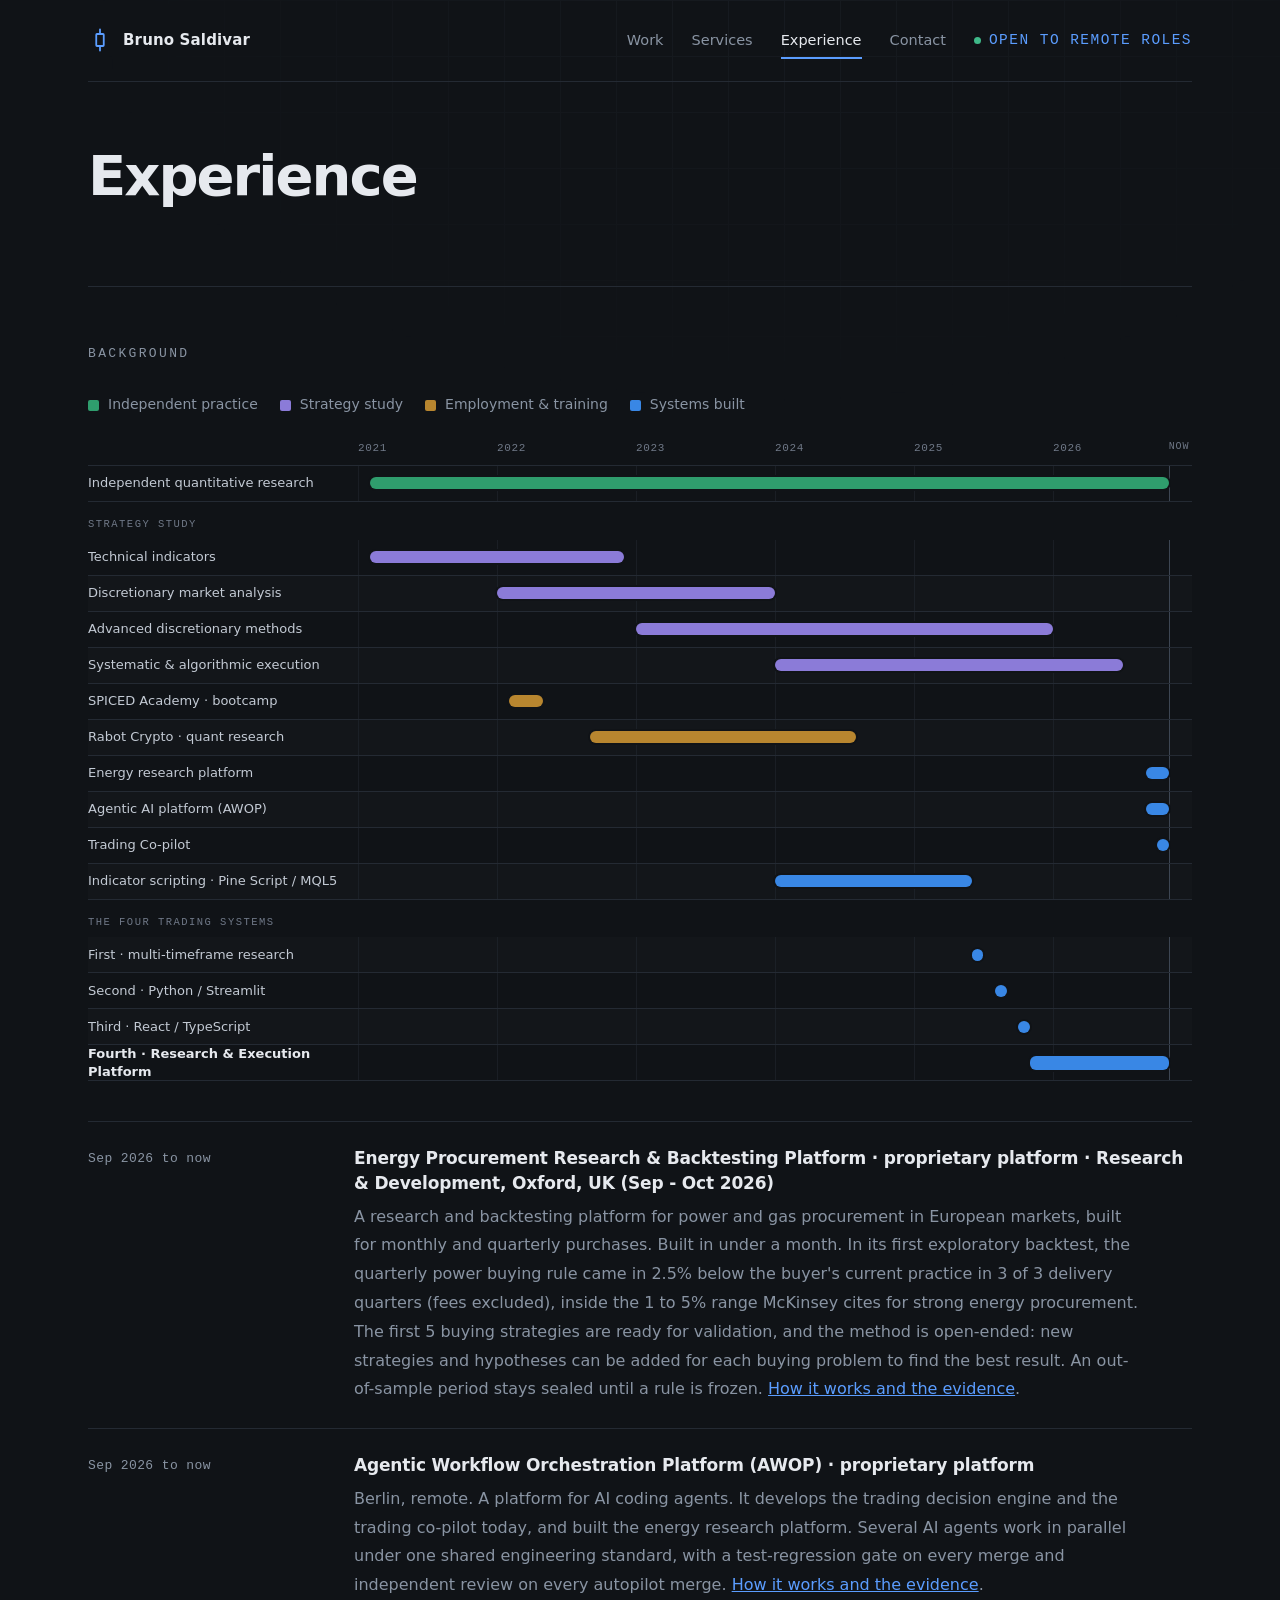
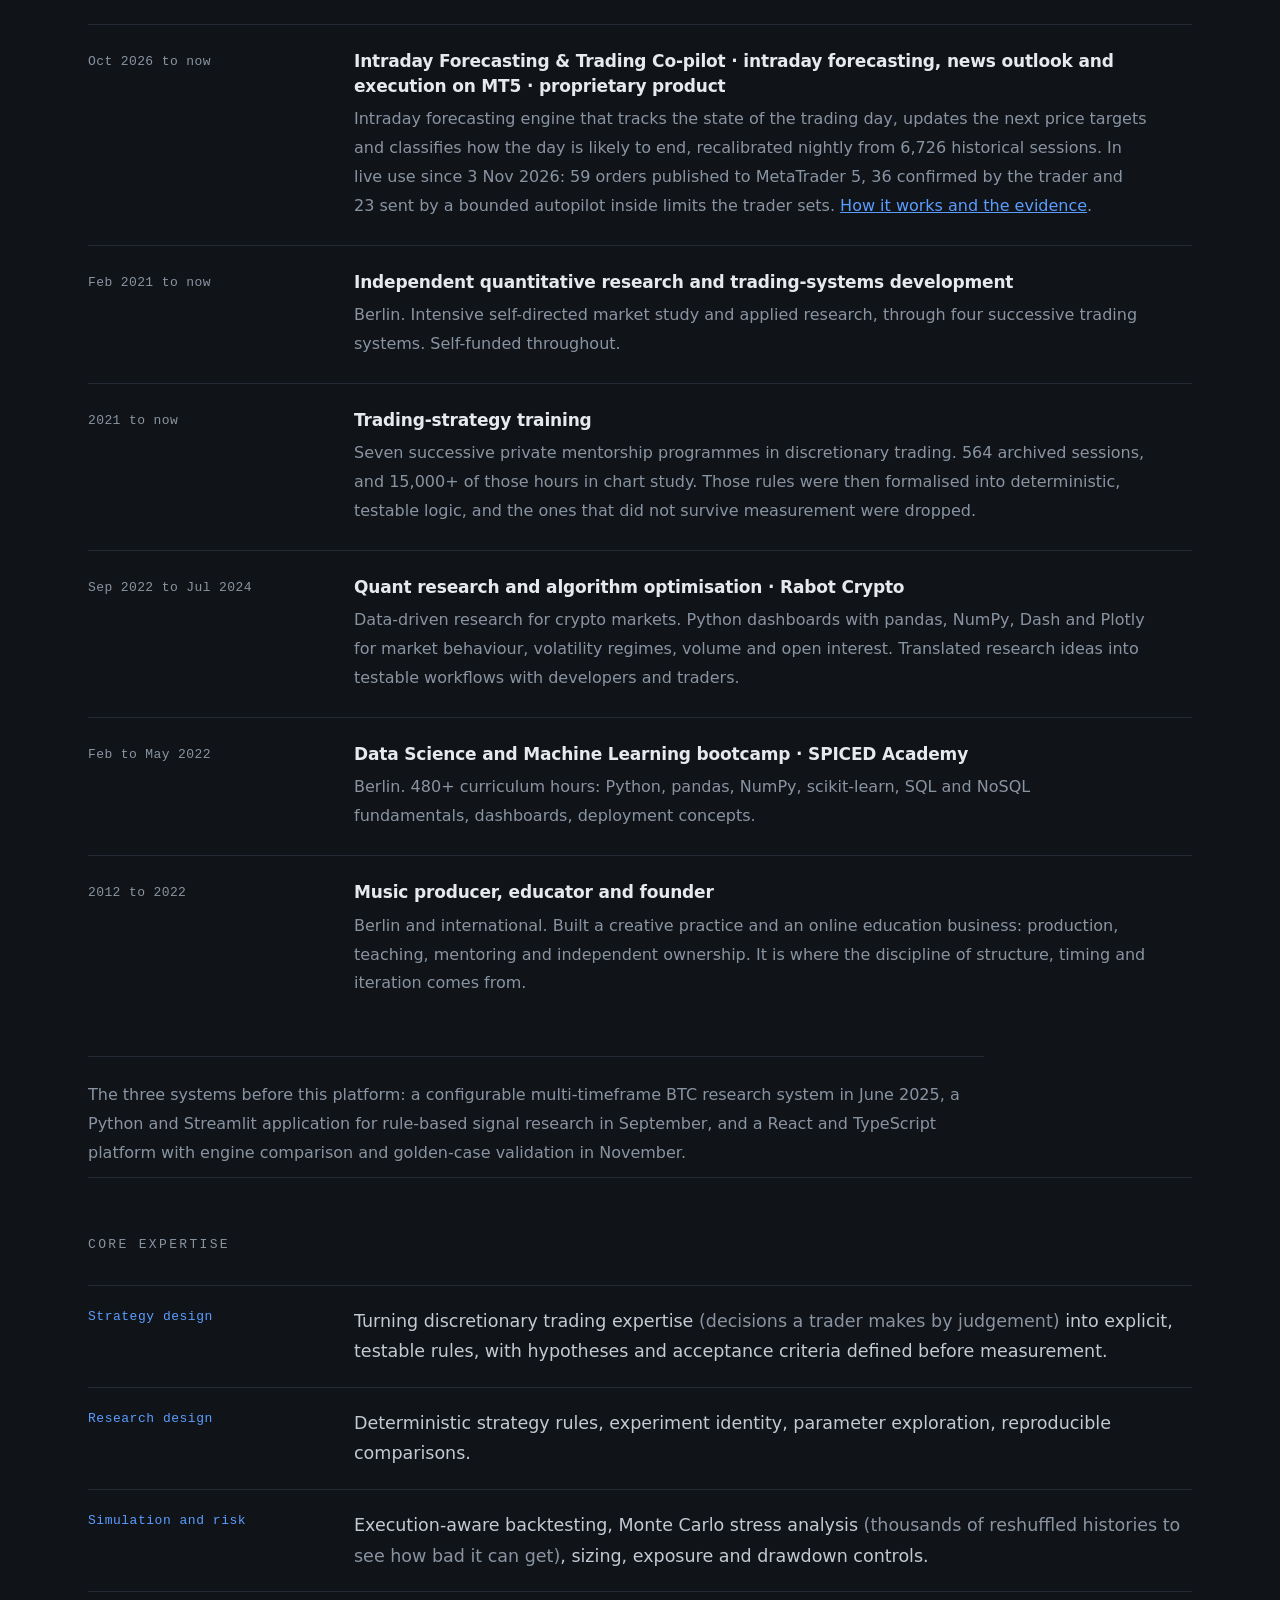
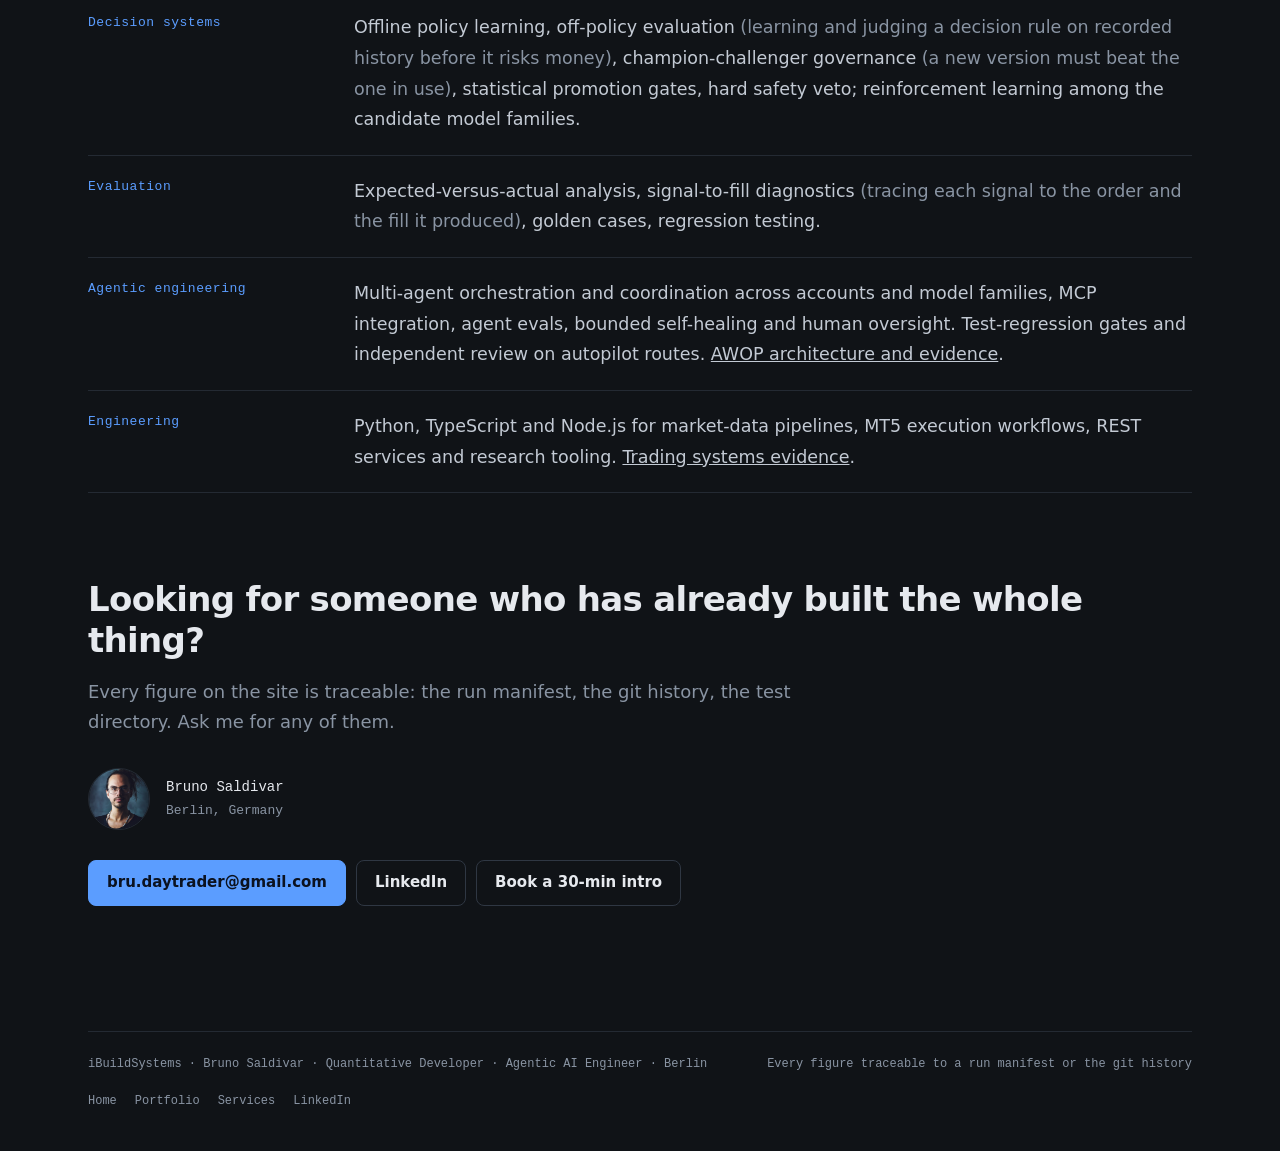
<file: experience/index.html>
<!DOCTYPE html>
<html lang="en">
<head>
<meta charset="utf-8">
<meta name="viewport" content="width=device-width, initial-scale=1">
<title>Quant Developer &amp; Agentic AI Engineer | Experience</title>
<meta name="description" content="Experience in quantitative research, MT5 trading systems, agentic AI engineering and European energy procurement research. Explore work history and skills.">
<meta name="author" content="Bruno Saldivar">
<meta name="robots" content="index, follow, max-image-preview:large">
<link rel="canonical" href="https://ibuildsystems.work/experience/">
<link rel="icon" href="../favicon.svg?v=2" type="image/svg+xml">
<meta name="theme-color" content="#101317">

<meta property="og:type" content="website">
<meta property="og:site_name" content="iBuildSystems">
<meta property="og:locale" content="en_US">
<meta property="og:url" content="https://ibuildsystems.work/experience/">
<meta property="og:title" content="Quant Developer &amp; Agentic AI Engineer | Experience">
<meta property="og:description" content="Background in quantitative research, trading systems, European power procurement and AI agent orchestration.">
<meta property="og:image" content="https://ibuildsystems.work/og-card.png">
<meta property="og:image:width" content="1200">
<meta property="og:image:height" content="630">
<meta property="og:image:alt" content="Bruno Saldivar, Quantitative Developer · Agentic AI Engineer">

<meta name="twitter:card" content="summary_large_image">
<meta name="twitter:title" content="Quant Developer &amp; Agentic AI Engineer | Experience">
<meta name="twitter:description" content="Quantitative research, trading systems engineering and agentic AI experience.">
<meta name="twitter:image" content="https://ibuildsystems.work/og-card.png">

<script type="application/ld+json">
{
  "@context": "https://schema.org",
  "@graph": [
    {
      "@type": "Person",
      "name": "Bruno Saldivar",
      "url": "https://ibuildsystems.work/",
      "image": "https://ibuildsystems.work/portrait.jpg",
      "jobTitle": "Quantitative Developer & Trading Systems Engineer | Agentic AI Engineer | Energy Trading",
      "email": "mailto:bru.daytrader@gmail.com",
      "address": {
        "@type": "PostalAddress",
        "addressLocality": "Berlin",
        "addressCountry": "DE"
      },
      "sameAs": [
        "https://www.linkedin.com/in/bru-algo-trader/"
      ],
      "alumniOf": {
        "@type": "EducationalOrganization",
        "name": "SPICED Academy"
      },
      "knowsAbout": [
        "Quantitative research",
        "Algorithmic trading",
        "Systematic trading",
        "Trading systems development",
        "Offline policy learning",
        "Off-policy evaluation",
        "Energy and power procurement",
        "Agentic AI systems",
        "Multi-agent orchestration",
        "Backtesting",
        "Monte Carlo simulation",
        "Market data pipelines",
        "MetaTrader 5",
        "JavaScript",
        "TypeScript",
        "Python",
        "Node.js",
        "Express.js",
        "React",
        "MQL5",
        "Multi-agent coordination",
        "Agent evaluation",
        "Agentic workflow orchestration",
        "Intraday forecasting",
        "Human-in-the-loop AI",
        "Workflow recovery",
        "Model Context Protocol"
      ],
      "@id": "https://ibuildsystems.work/#person"
    },
    {
      "@type": "ProfilePage",
      "@id": "https://ibuildsystems.work/experience/#webpage",
      "url": "https://ibuildsystems.work/experience/",
      "name": "Quant Developer & Agentic AI Engineer | Experience",
      "inLanguage": "en",
      "isPartOf": {
        "@id": "https://ibuildsystems.work/#website"
      },
      "about": {
        "@id": "https://ibuildsystems.work/#person"
      },
      "mainEntity": {
        "@id": "https://ibuildsystems.work/#person"
      }
    }
  ]
}
</script>
<link rel="stylesheet" href="../site.css">
<link rel="stylesheet" href="../work.css">
</head>
<body>
<a class="skip" href="#main">Skip to content</a>

<div class="wrap" id="top">
  <header class="site-head">
    <a class="brand" href="/" aria-label="Bruno Saldivar, home">
      <svg width="24" height="24" viewBox="0 0 32 32" fill="none" stroke-width="2.4" stroke-linecap="round" aria-hidden="true">
        <path d="M16 2 L16 8"/><rect x="11" y="8" width="10" height="16" rx="1"/><path d="M16 24 L16 30"/>
      </svg>
      Bruno Saldivar
    </a>
    <nav class="site-nav" aria-label="Main">
      <a href="/portfolio/">Work</a>
      <a href="/services/">Services</a>
      <a href="/experience/" aria-current="page">Experience</a>
      <a href="#contact">Contact</a>
      <a class="status" href="#contact"><span class="dot" aria-hidden="true"></span>Open to remote roles</a>
    </nav>
  </header>
</div>

<main id="main" class="wrap">

  <section class="intro">
    <h1>Experience</h1>
  </section>

  <section class="prior" id="background">
    <h2 class="sec">Background</h2>
    <div class="gantt">
      <div class="g-legend">
        <span><i style="background:#2f9d6d"></i>Independent practice</span>
        <span><i style="background:#8b7bd8"></i>Strategy study</span>
        <span><i style="background:#b8862f"></i>Employment &amp; training</span>
        <span><i style="background:#3987e5"></i>Systems built</span>
      </div>
      <div class="g-head"><span></span><div class="g-axis" style="position:relative"><span class="g-now-lab" style="left:97.22%">NOW</span><span>2021</span><span>2022</span><span>2023</span><span>2024</span><span>2025</span><span>2026</span></div></div>
      <div class="g-rows" id="gRows">
        <div class="g-row"><span class="g-lab">Independent quantitative research</span><div class="g-track"><div class="g-now" style="left:97.22%"></div><div class="g-hit" style="left:1.39%;width:95.83%" data-t="Independent quantitative research" data-d="Feb 2021 - present"><div class="g-bar" data-k="base"></div></div></div></div>
        <div class="g-group"><span>Strategy study</span><div></div></div>
        <div class="g-row"><span class="g-lab">Technical indicators</span><div class="g-track"><div class="g-now" style="left:97.22%"></div><div class="g-hit" style="left:1.39%;width:30.56%" data-t="Technical indicators" data-d="2021 - 2022"><div class="g-bar" data-k="stu"></div></div></div></div>
        <div class="g-row"><span class="g-lab">Discretionary market analysis</span><div class="g-track"><div class="g-now" style="left:97.22%"></div><div class="g-hit" style="left:16.67%;width:33.33%" data-t="Discretionary market analysis" data-d="2022 - 2023"><div class="g-bar" data-k="stu"></div></div></div></div>
        <div class="g-row"><span class="g-lab">Advanced discretionary methods</span><div class="g-track"><div class="g-now" style="left:97.22%"></div><div class="g-hit" style="left:33.33%;width:50.0%" data-t="Advanced discretionary methods" data-d="2023 - 2025"><div class="g-bar" data-k="stu"></div></div></div></div>
        <div class="g-row"><span class="g-lab">Systematic &amp; algorithmic execution</span><div class="g-track"><div class="g-now" style="left:97.22%"></div><div class="g-hit" style="left:50.0%;width:41.67%" data-t="Systematic and algorithmic execution" data-d="2024 - present"><div class="g-bar" data-k="stu"></div></div></div></div>
        <div class="g-row"><span class="g-lab">SPICED Academy · bootcamp</span><div class="g-track"><div class="g-now" style="left:97.22%"></div><div class="g-hit" style="left:18.06%;width:4.17%" data-t="SPICED Academy · Data Science bootcamp" data-d="Feb - May 2022 · 480+ hours"><div class="g-bar" data-k="job"></div></div></div></div>
        <div class="g-row"><span class="g-lab">Rabot Crypto · quant research</span><div class="g-track"><div class="g-now" style="left:97.22%"></div><div class="g-hit" style="left:27.78%;width:31.94%" data-t="Rabot Crypto · quant research" data-d="Sep 2022 - Jul 2024"><div class="g-bar" data-k="job"></div></div></div></div>
        <div class="g-row"><span class="g-lab">Energy research platform</span><div class="g-track"><div class="g-now" style="left:97.22%"></div><div class="g-hit" style="left:94.44%;width:2.78%" data-t="Energy Procurement Research &amp; Backtesting Platform" data-d="Sep 2026 - present · proprietary platform"><div class="g-bar" data-k="sys"></div></div></div></div>
        <div class="g-row"><span class="g-lab">Agentic AI platform (AWOP)</span><div class="g-track"><div class="g-now" style="left:97.22%"></div><div class="g-hit" style="left:94.44%;width:2.78%" data-t="Agentic Workflow Orchestration Platform (AWOP)" data-d="Sep 2026 - present · proprietary platform"><div class="g-bar" data-k="sys"></div></div></div></div>
        <div class="g-row"><span class="g-lab">Trading Co-pilot</span><div class="g-track"><div class="g-now" style="left:97.22%"></div><div class="g-hit" style="left:95.83%;width:1.39%" data-t="Intraday Forecasting &amp; Trading Co-pilot · live on MT5" data-d="Oct 2026 - present · proprietary product"><div class="g-bar" data-k="sys"></div></div></div></div>
        <div class="g-row"><span class="g-lab">Indicator scripting · Pine Script / MQL5</span><div class="g-track"><div class="g-now" style="left:97.22%"></div><div class="g-hit" style="left:50.0%;width:23.61%" data-t="Indicator scripting in Pine Script and MQL5" data-d="2024 - mid 2025 · TradingView scripts ported to MQL5"><div class="g-bar" data-k="sys"></div></div></div></div>
        <div class="g-group"><span>The four trading systems</span><div></div></div>
        <div class="g-row"><span class="g-lab">First · multi-timeframe research</span><div class="g-track"><div class="g-now" style="left:97.22%"></div><div class="g-hit" style="left:73.61%;width:1.39%" data-t="Multi-timeframe strategy research" data-d="Jun 2025 · first system"><div class="g-bar" data-k="sys"></div></div></div></div>
        <div class="g-row"><span class="g-lab">Second · Python / Streamlit</span><div class="g-track"><div class="g-now" style="left:97.22%"></div><div class="g-hit" style="left:76.39%;width:1.39%" data-t="Python / Streamlit application" data-d="Aug - Sep 2025 · second system"><div class="g-bar" data-k="sys"></div></div></div></div>
        <div class="g-row"><span class="g-lab">Third · React / TypeScript</span><div class="g-track"><div class="g-now" style="left:97.22%"></div><div class="g-hit" style="left:79.17%;width:1.39%" data-t="React / TypeScript platform" data-d="Oct - Nov 2025 · third system"><div class="g-bar" data-k="sys"></div></div></div></div>
        <div class="g-row" data-em=""><span class="g-lab">Fourth · Research &amp; Execution Platform</span><div class="g-track"><div class="g-now" style="left:97.22%"></div><div class="g-hit" data-em="" style="left:80.56%;width:16.67%" data-t="Private Trading Research &amp; Execution Platform" data-d="Nov 2025 - present · in production"><div class="g-bar" data-k="sys"></div></div></div></div>
        <div class="g-tip" id="gTip"></div>
      </div>
    </div>

    <div class="tl">
      <div class="tl-row">
        <div class="tl-when">Sep 2026 to now</div>
        <div class="tl-what">
          <h4>Energy Procurement Research &amp; Backtesting Platform · proprietary platform · Research &amp; Development, Oxford, UK (Sep&nbsp;-&nbsp;Oct&nbsp;2026)</h4>
          <p>A research and backtesting platform for power and gas procurement in European markets, built for monthly and quarterly purchases. Built in under a month. In its first exploratory backtest, the quarterly power buying rule came in 2.5% below the buyer&#39;s current practice in 3 of 3 delivery quarters (fees excluded), inside the 1 to 5% range McKinsey cites for strong energy procurement. The first 5 buying strategies are ready for validation, and the method is open-ended: new strategies and hypotheses can be added for each buying problem to find the best result. An out-of-sample period stays sealed until a rule is frozen. <a href="/portfolio/#energy">How it works and the evidence</a>.</p>
        </div>
      </div>
      <div class="tl-row">
        <div class="tl-when">Sep 2026 to now</div>
        <div class="tl-what">
          <h4>Agentic Workflow Orchestration Platform (AWOP) · proprietary platform</h4>
          <p>Berlin, remote. A platform for AI coding agents. It develops the trading decision engine and the trading co-pilot today, and built the energy research platform. Several AI agents work in parallel under one shared engineering standard, with a test-regression gate on every merge and independent review on every autopilot merge. <a href="/portfolio/#awop">How it works and the evidence</a>.</p>
        </div>
      </div>
      <div class="tl-row">
        <div class="tl-when">Oct 2026 to now</div>
        <div class="tl-what">
          <h4>Intraday Forecasting &amp; Trading Co-pilot · intraday forecasting, news outlook and execution on MT5 · proprietary product</h4>
          <p>Intraday forecasting engine that tracks the state of the trading day, updates the next price targets and classifies how the day is likely to end, recalibrated nightly from 6,726 historical sessions. In live use since 3 Nov 2026: 59 orders published to MetaTrader 5, 36 confirmed by the trader and 23 sent by a bounded autopilot inside limits the trader sets. <a href="/portfolio/#copilot">How it works and the evidence</a>.</p>
        </div>
      </div>
      <div class="tl-row">
        <div class="tl-when">Feb 2021 to now</div>
        <div class="tl-what">
          <h4>Independent quantitative research and trading-systems development</h4>
          <p>Berlin. Intensive self-directed market study and applied research, through four successive trading systems. Self-funded throughout.</p>
        </div>
      </div>
      <div class="tl-row">
        <div class="tl-when">2021 to now</div>
        <div class="tl-what">
          <h4>Trading-strategy training</h4>
          <p>Seven successive private mentorship programmes in discretionary trading. 564 archived sessions, and
            15,000+ of those hours in chart study. Those rules were then formalised into deterministic, testable
            logic, and the ones that did not survive measurement were dropped.</p>
        </div>
      </div>
      <div class="tl-row">
        <div class="tl-when">Sep 2022 to Jul 2024</div>
        <div class="tl-what">
          <h4>Quant research and algorithm optimisation · Rabot Crypto</h4>
          <p>Data-driven research for crypto markets. Python dashboards with pandas, NumPy, Dash and Plotly for market behaviour, volatility regimes, volume and open interest. Translated research ideas into testable workflows with developers and traders.</p>
        </div>
      </div>
      <div class="tl-row">
        <div class="tl-when">Feb to May 2022</div>
        <div class="tl-what">
          <h4>Data Science and Machine Learning bootcamp · SPICED Academy</h4>
          <p>Berlin. 480+ curriculum hours: Python, pandas, NumPy, scikit-learn, SQL and NoSQL fundamentals, dashboards, deployment concepts.</p>
        </div>
      </div>
      <div class="tl-row">
        <div class="tl-when">2012 to 2022</div>
        <div class="tl-what">
          <h4>Music producer, educator and founder</h4>
          <p>Berlin and international. Built a creative practice and an online education business: production, teaching, mentoring and independent ownership. It is where the discipline of structure, timing and iteration comes from.</p>
        </div>
      </div>
    </div>
    <p class="earlier">
      The three systems before this platform: a configurable multi-timeframe BTC research system in
      June 2025, a Python and Streamlit application for rule-based signal research in
      September, and a React and TypeScript platform with engine comparison and golden-case
      validation in November.
    </p>
  </section>

  <section class="expertise reveal">
    <h2 class="sec">Core expertise</h2>
    <div class="rows">
      <div class="row">
        <div class="k">Strategy design</div>
        <div class="v">Turning discretionary trading expertise <i>(decisions a trader makes by judgement)</i> into explicit, testable rules, with hypotheses and acceptance criteria defined before measurement.</div>
      </div>
      <div class="row">
        <div class="k">Research design</div>
        <div class="v">Deterministic strategy rules, experiment identity, parameter exploration, reproducible comparisons.</div>
      </div>
      <div class="row">
        <div class="k">Simulation and risk</div>
        <div class="v">Execution-aware backtesting, Monte Carlo stress analysis <i>(thousands of reshuffled histories to see how bad it can get)</i>, sizing, exposure and drawdown controls.</div>
      </div>
      <div class="row">
        <div class="k">Decision systems</div>
        <div class="v">Offline policy learning, off-policy evaluation <i>(learning and judging a decision rule on recorded history before it risks money)</i>, champion-challenger governance <i>(a new version must beat the one in use)</i>, statistical promotion gates, hard safety veto; reinforcement learning among the candidate model families.</div>
      </div>
      <div class="row">
        <div class="k">Evaluation</div>
        <div class="v">Expected-versus-actual analysis, signal-to-fill diagnostics <i>(tracing each signal to the order and the fill it produced)</i>, golden cases, regression testing.</div>
      </div>
      <div class="row">
        <div class="k">Agentic engineering</div>
        <div class="v">Multi-agent orchestration and coordination across accounts and model families, MCP integration, agent evals, bounded self-healing and human oversight. Test-regression gates and independent review on autopilot routes. <a href="/portfolio/#awop">AWOP architecture and evidence</a>.</div>
      </div>
      <div class="row">
        <div class="k">Engineering</div>
        <div class="v">Python, TypeScript and Node.js for market-data pipelines, MT5 execution workflows, REST services and research tooling. <a href="/portfolio/#trading">Trading systems evidence</a>.</div>
      </div>
    </div>
  </section>

  <section class="cta reveal" id="contact">
    <h2>Looking for someone who has already built the whole thing?</h2>
    <p>
      Every figure on the site is traceable: the run manifest, the git history, the test directory.
      Ask me for any of them.
    </p>
    <div class="signature">
      <img src="../portrait.jpg" alt="Bruno Saldivar" width="62" height="62" loading="lazy" decoding="async">
      <div class="who"><b>Bruno Saldivar</b>Berlin, Germany</div>
    </div>
    <div class="btns">
      <a class="btn solid" href="mailto:bru.daytrader@gmail.com?subject=Hiring%20inquiry%20-%20iBuildSystems">bru.daytrader@gmail.com</a>
      <a class="btn" href="https://www.linkedin.com/in/bru-algo-trader/">LinkedIn</a>
      <a class="btn" href="https://calendly.com/bru-lets-talk/30min?utm_source=ibuildsystems.work&utm_medium=website&utm_campaign=inbound_intro&utm_content=experience_contact">Book a 30-min intro</a>
    </div>
  </section>

</main>

<div class="wrap">
  <footer class="site-foot">
    <span>iBuildSystems · Bruno Saldivar · Quantitative Developer · Agentic AI Engineer · Berlin</span>
    <span>Every figure traceable to a run manifest or the git history</span>
    <nav aria-label="Footer">
      <a href="/">Home</a>
      <a href="/portfolio/">Portfolio</a>
      <a href="/services/">Services</a>
      <a href="https://www.linkedin.com/in/bru-algo-trader/">LinkedIn</a>
    </nav>
  </footer>
</div>

<script src="../site.js" defer></script>
<script>
  // tooltip por marca: el spec de interaccion lo pide por defecto en barras
  (() => {
    const rows = document.getElementById('gRows'); if (!rows) return;
    const tip = document.getElementById('gTip');
    rows.querySelectorAll('.g-hit').forEach((bar) => {
      bar.addEventListener('mouseenter', () => {
        tip.innerHTML = bar.dataset.t + '<br><b>' + bar.dataset.d + '</b>';
        tip.style.opacity = 1;
      });
      bar.addEventListener('mousemove', (e) => {
        const r = rows.getBoundingClientRect();
        const w = tip.offsetWidth;                 // medir, no adivinar el ancho
        let x = e.clientX - r.left + 14;
        if (x + w > r.width) x = e.clientX - r.left - w - 14;   // no cabe a la derecha: al otro lado
        tip.style.left = Math.max(0, x) + 'px';
        tip.style.top = (e.clientY - r.top + 16) + 'px';
      });
      bar.addEventListener('mouseleave', () => { tip.style.opacity = 0; });
    });
  })();
</script>
<!-- Cloudflare Web Analytics -->
<script type='module' src='https://static.cloudflareinsights.com/beacon.min.js' data-cf-beacon='{"token": "364377fd8b194d08bdee4b9dc2653172"}'></script>
<!-- End Cloudflare Web Analytics -->
</body>
</html>
</file>
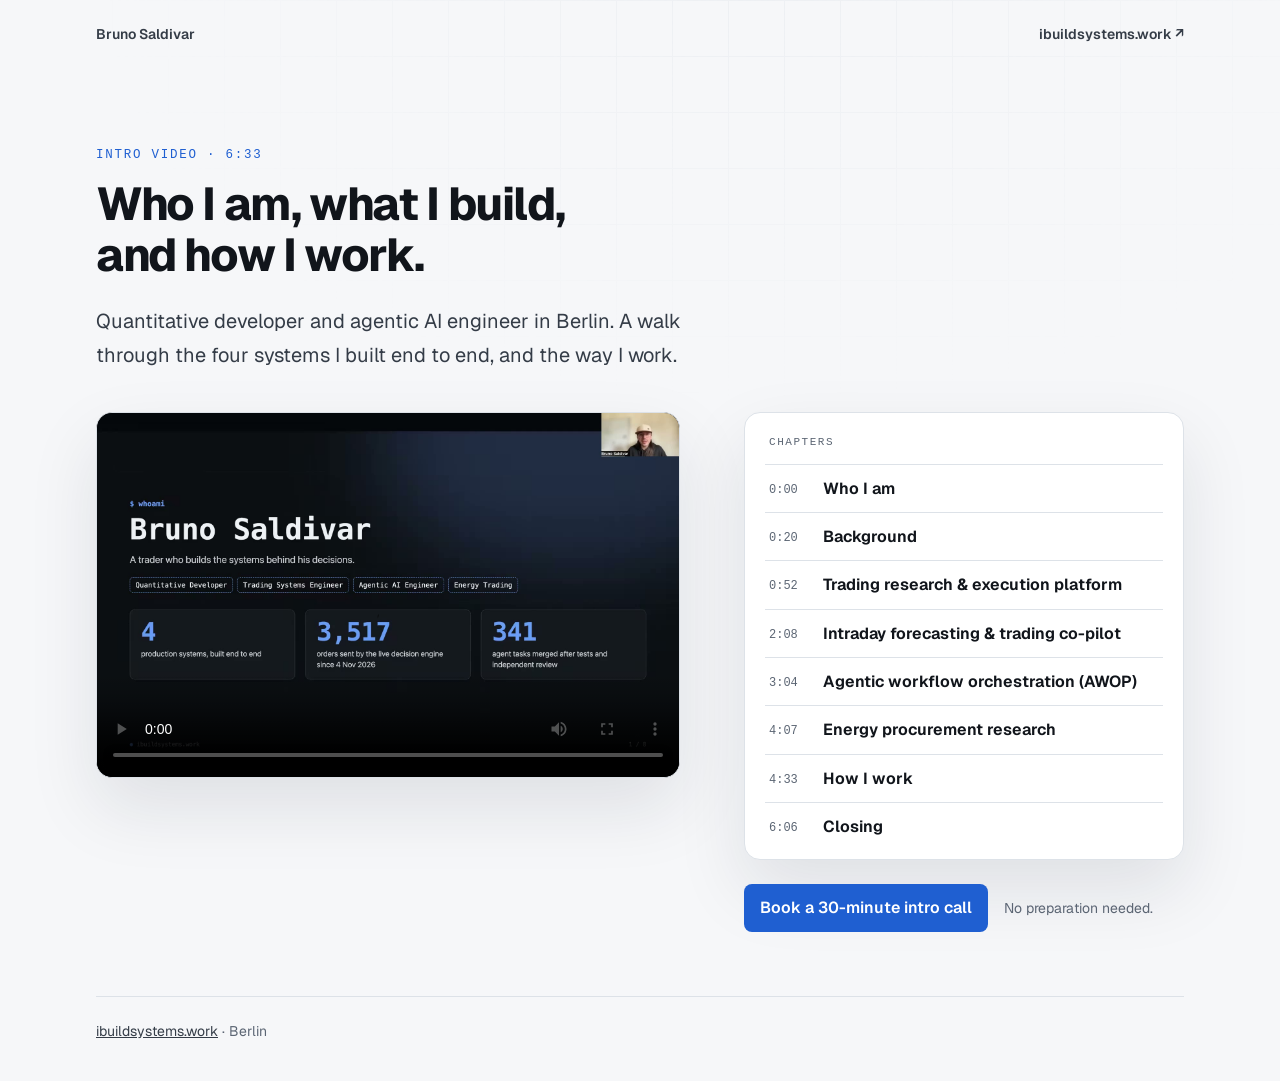
<file: intro/index.html>
<!doctype html>
<html lang="en">
<head>
<meta charset="utf-8">
<meta name="viewport" content="width=device-width, initial-scale=1">
<meta name="robots" content="noindex, nofollow, noarchive">
<title>Bruno Saldivar · Intro video</title>
<meta name="description" content="A short intro: who I am, the four systems I build, and how I work.">
<link rel="icon" href="/favicon.svg?v=2" type="image/svg+xml">
<meta name="theme-color" content="#101317" media="(prefers-color-scheme: dark)">
<meta name="theme-color" content="#f6f7f9" media="(prefers-color-scheme: light)">
<link rel="stylesheet" href="/site.css">
<link href="https://fonts.googleapis.com/css2?family=Geist:wght@400;500;600;700&display=swap" rel="stylesheet">
<style>
  body, h1, h2, h3, .line { font-family: Geist, system-ui, sans-serif; }
  .wrap { width: min(var(--max), 100% - 2 * var(--gut)); margin: 0 auto; }
  .top { display: flex; justify-content: space-between; align-items: center; padding: 24px 0; }
  .top a { color: var(--soft); text-decoration: none; font-size: 14px; line-height: 20px; font-weight: 600; }
  .top a:hover, .top a:focus-visible { color: var(--fg); }
  .hero { display: block; padding: clamp(40px, 6vw, 84px) 0 40px; }
  .player { display: grid; grid-template-columns: minmax(0, 1fr) minmax(0, 440px); gap: clamp(32px, 5vw, 72px); align-items: start; padding-bottom: 64px; }
  video { display: block; width: 100%; border-radius: 16px; border: 1px solid var(--hair); background: #000; box-shadow: var(--shadow); }
  .hero-index { border: 1px solid var(--hair); border-radius: 16px; background: var(--panel); padding: 20px 20px 8px; }
  .hero-index button { all: unset; box-sizing: border-box; cursor: pointer; display: grid; grid-template-columns: 44px minmax(0, 1fr); column-gap: 10px; width: 100%; padding: 12px 4px; border-radius: 8px; }
  .hero-index button .i { animation: none; }
  .hero-index button:hover b, .hero-index button[aria-current="true"] b { color: var(--signal); }
  .hero-index button[aria-current="true"] .i { color: var(--signal); }
  .hero-index button:focus-visible { outline: 2px solid var(--signal); outline-offset: 2px; }
  .one-cta { display: flex; flex-wrap: wrap; gap: 16px; align-items: center; margin-top: 24px; }
  .cta-main { font-size:16px; line-height:24px; font-weight:600; padding:12px 16px; border-radius:8px; background: var(--signal); color: var(--signal-ink); text-decoration:none; transition: transform 300ms cubic-bezier(0.22,1,0.36,1); }
  .cta-main:hover { transform: translateY(-1px); } .cta-main:active { transform: scale(0.98); } .cta-main:focus-visible { outline:2px solid #fff; outline-offset:4px; }
  .cta-note { font-size:14px; line-height:20px; color: var(--dim); }
  footer { border-top: 1px solid var(--hair); padding: 24px 0 40px; color: var(--dim); font-size: 14px; line-height: 20px; }
  footer a { color: var(--soft); }
  @media (max-width: 900px) { .player { grid-template-columns: 1fr; } }
</style>
</head>
<body>
<div class="wrap">
  <header class="top">
    <a href="/">Bruno Saldivar</a>
    <a href="/">ibuildsystems.work ↗</a>
  </header>

  <main>
    <section class="hero" aria-labelledby="title">
      <p class="eyebrow">Intro video · 6:33</p>
      <h1 id="title">Who I am, what I build,<br>and how I work.</h1>
      <p class="line">Quantitative developer and agentic AI engineer in Berlin. A walk through the four systems I built end to end, and the way I work.</p>
    </section>

    <section class="player" aria-label="Video and chapters">
      <video id="iv" controls preload="metadata" poster="poster.jpg" playsinline>
        <source src="intro.mp4" type="video/mp4">
      </video>
      <aside>
        <nav class="hero-index" aria-label="Chapters">
        <p class="kicker">Chapters</p>
        <ol>
          <li><button type="button" data-t="0"><span class="i">0:00</span><b>Who I am</b></button></li>
          <li><button type="button" data-t="20"><span class="i">0:20</span><b>Background</b></button></li>
          <li><button type="button" data-t="52"><span class="i">0:52</span><b>Trading research &amp; execution platform</b></button></li>
          <li><button type="button" data-t="128"><span class="i">2:08</span><b>Intraday forecasting &amp; trading co-pilot</b></button></li>
          <li><button type="button" data-t="184"><span class="i">3:04</span><b>Agentic workflow orchestration (AWOP)</b></button></li>
          <li><button type="button" data-t="247"><span class="i">4:07</span><b>Energy procurement research</b></button></li>
          <li><button type="button" data-t="273"><span class="i">4:33</span><b>How I work</b></button></li>
          <li><button type="button" data-t="366"><span class="i">6:06</span><b>Closing</b></button></li>
        </ol>
        </nav>
        <div class="one-cta">
          <a class="cta-main" href="https://calendly.com/bru-lets-talk/30min?utm_source=ibuildsystems.work&amp;utm_medium=website&amp;utm_campaign=inbound_intro&amp;utm_content=intro_video">Book a 30-minute intro call</a>
          <span class="cta-note">No preparation needed.</span>
        </div>
      </aside>
    </section>
  </main>

  <footer>
    <a href="/">ibuildsystems.work</a> · Berlin
  </footer>
</div>
<script>
const video = document.getElementById('iv');
const buttons = [...document.querySelectorAll('.hero-index button')];
buttons.forEach(b => b.addEventListener('click', () => { video.currentTime = +b.dataset.t; video.play(); }));
video.addEventListener('timeupdate', () => {
  let current = buttons[0];
  for (const b of buttons) if (video.currentTime >= +b.dataset.t) current = b;
  buttons.forEach(b => b.setAttribute('aria-current', b === current ? 'true' : 'false'));
});
</script>
</body>
</html>
</file>
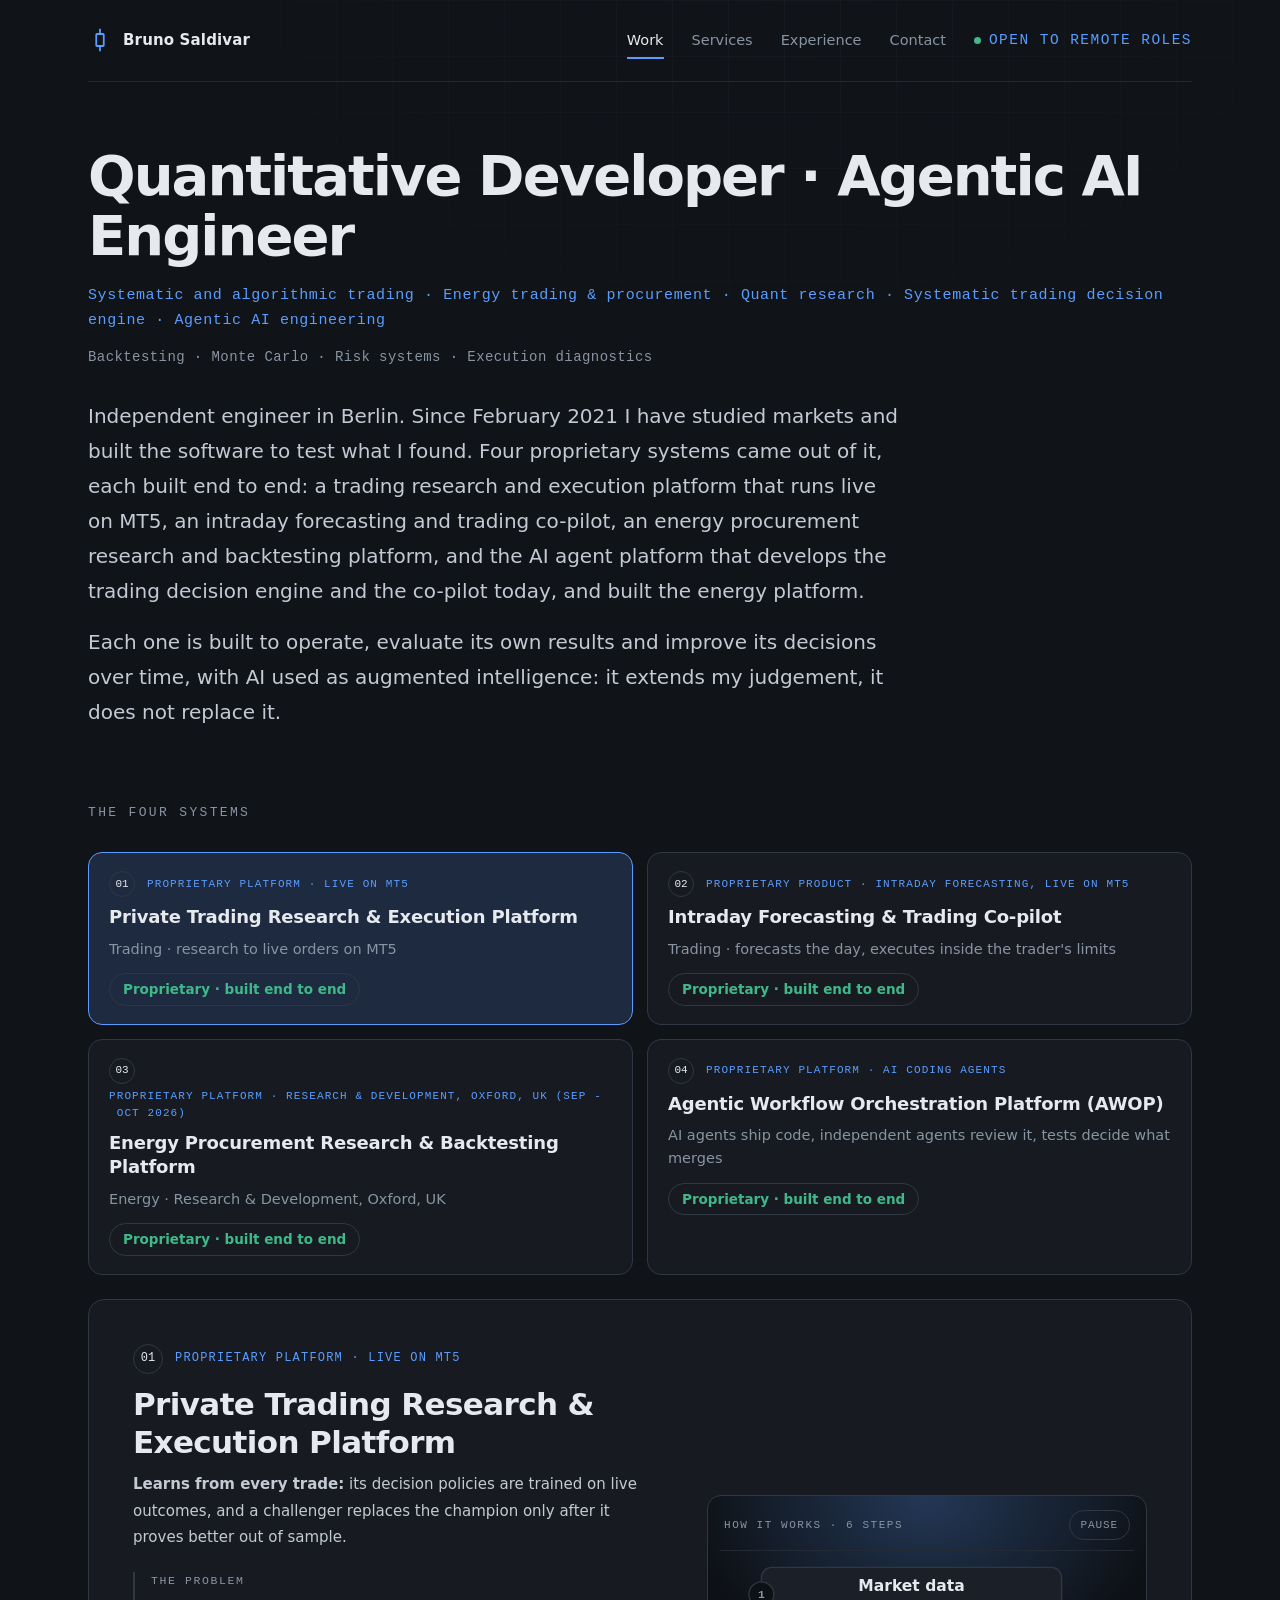
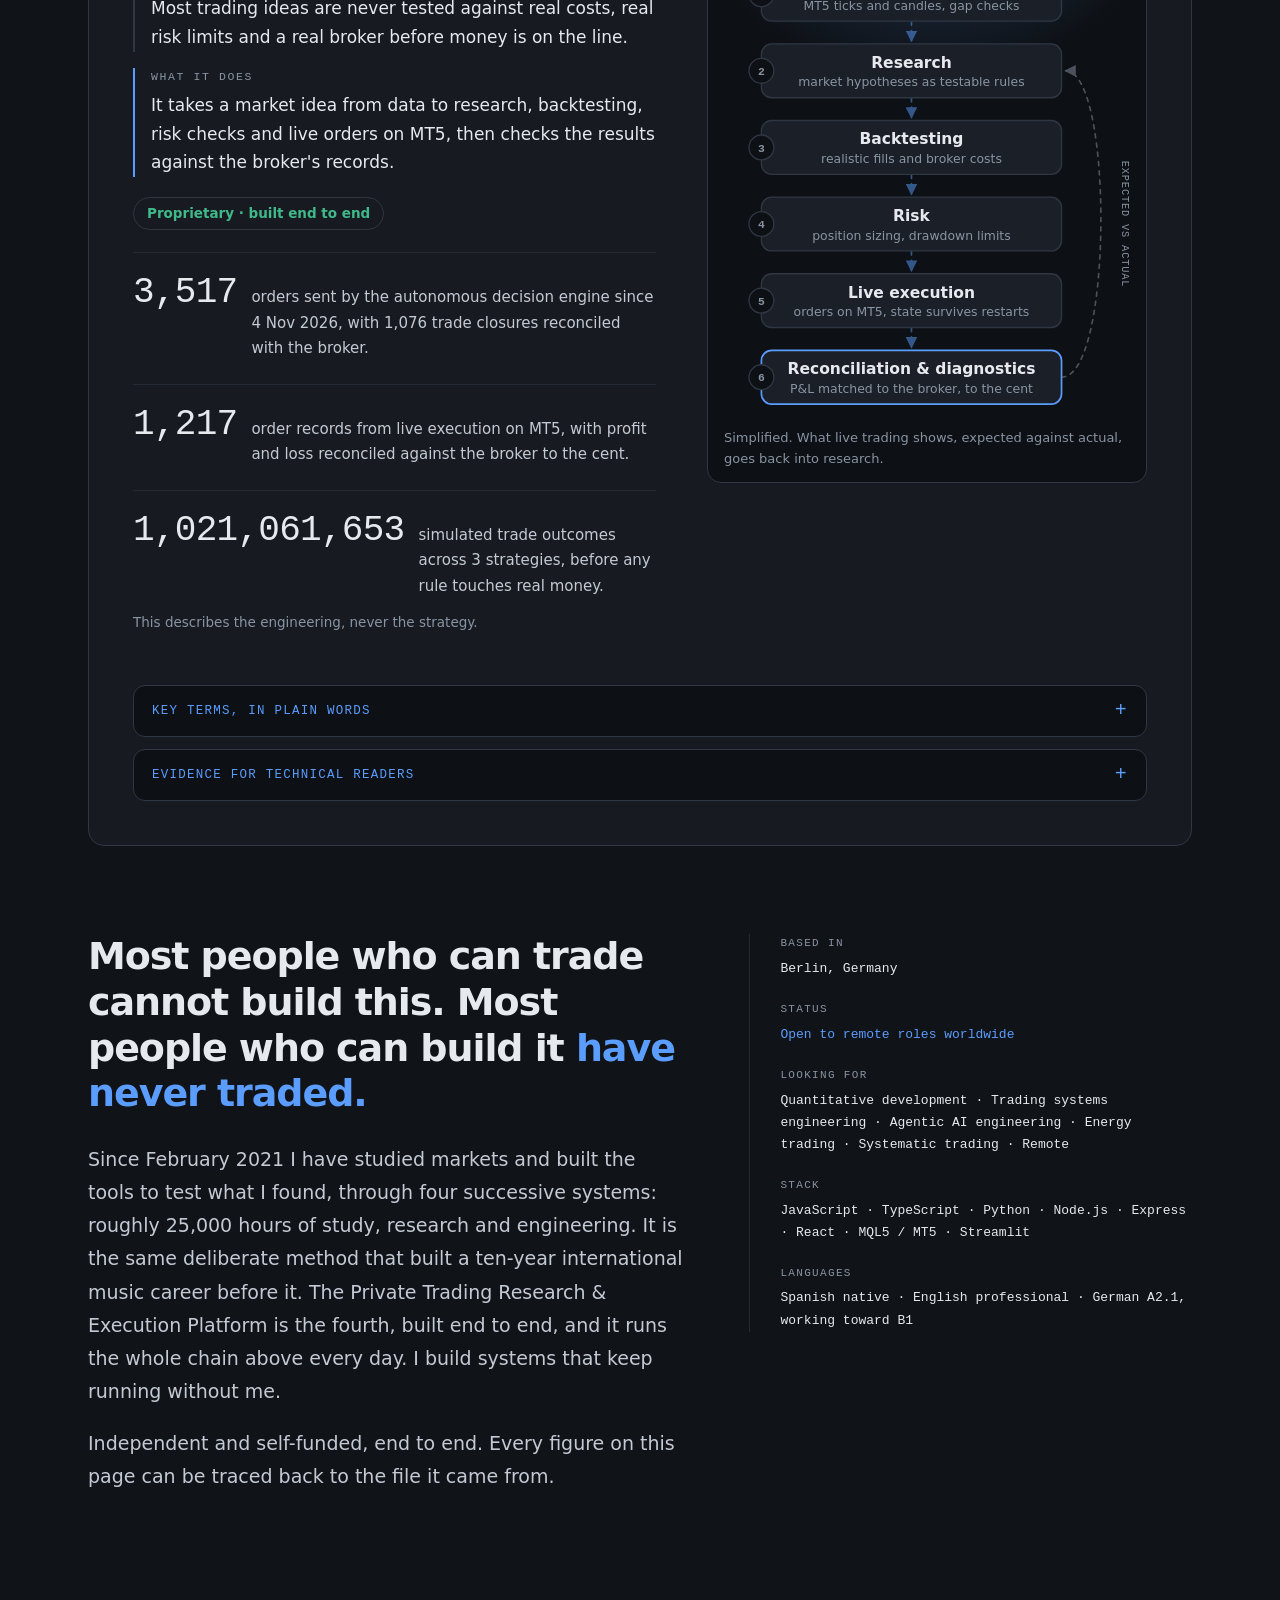
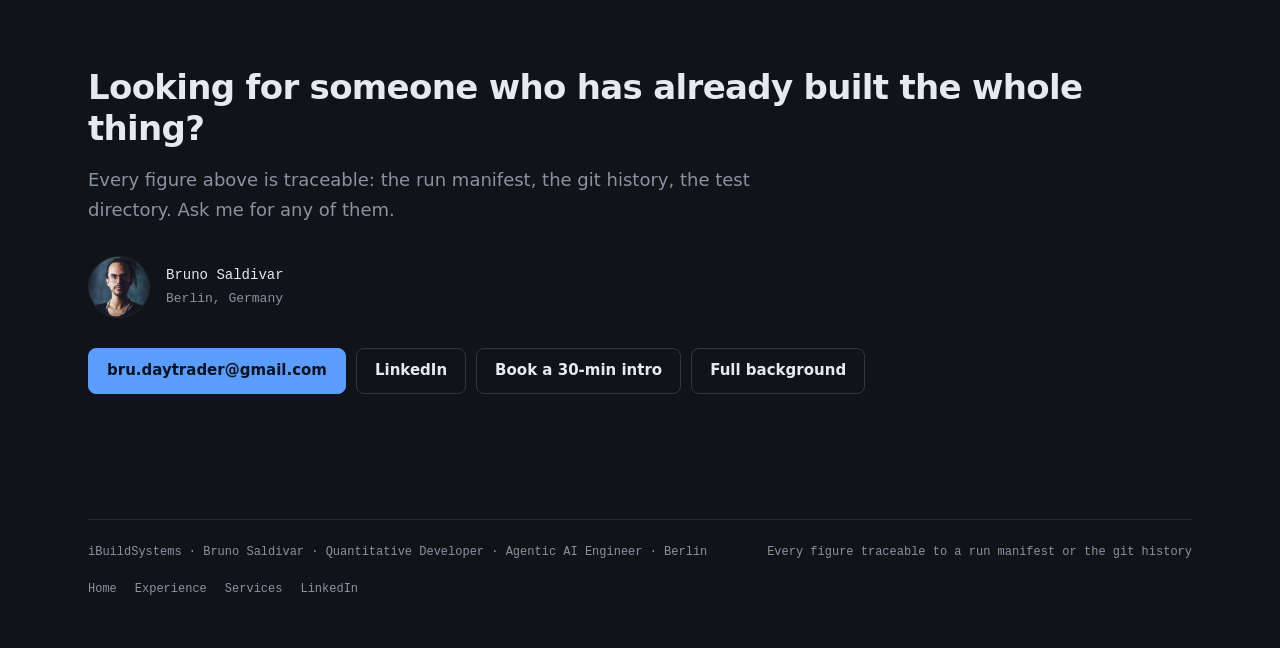
<file: portfolio/index.html>
<!DOCTYPE html>
<html lang="en">
<head>
<meta charset="utf-8">
<meta name="viewport" content="width=device-width, initial-scale=1">
<script>
  // The background and timeline moved to /experience/ (2026-10-20); old links keep working.
  (function () {
    var moved = ['background', 'gRows', 'gTip'];
    function route() {
      if (moved.indexOf(location.hash.slice(1)) !== -1) location.replace('/experience/#background');
    }
    route();
    window.addEventListener('hashchange', route);
  })();
</script>

<!-- El nombre va en el title porque la busqueda que importa es "Bruno Saldivar",
     y hasta 2026-08-01 no aparecia en ningun metadato. -->
<title>Trading Systems, Energy Research &amp; Agentic AI | Portfolio</title>
<meta name="description" content="Engineering case studies: live MT5 execution, systematic trading research, power and gas procurement backtesting, and AI agent orchestration with measured results.">
<meta name="author" content="Bruno Saldivar">
<meta name="robots" content="index, follow, max-image-preview:large">
<link rel="canonical" href="https://ibuildsystems.work/portfolio/">
<link rel="icon" href="../favicon.svg?v=2" type="image/svg+xml">
<meta name="theme-color" content="#101317">

<meta property="og:type" content="website">
<meta property="og:site_name" content="iBuildSystems">
<meta property="og:locale" content="en_US">
<meta property="og:url" content="https://ibuildsystems.work/portfolio/">
<meta property="og:title" content="Trading Systems, Energy Research &amp; Agentic AI | Portfolio">
<meta property="og:description" content="Case studies in systematic trading systems, energy procurement research and multi-agent engineering, with evidence and implementation details.">
<meta property="og:image" content="https://ibuildsystems.work/og-card.png">
<meta property="og:image:width" content="1200">
<meta property="og:image:height" content="630">
<meta property="og:image:alt" content="Bruno Saldivar, Quantitative Developer · Agentic AI Engineer">

<meta name="twitter:card" content="summary_large_image">
<meta name="twitter:title" content="Trading Systems, Energy Research &amp; Agentic AI | Portfolio">
<meta name="twitter:description" content="Trading systems, quantitative research, energy procurement and agentic engineering case studies.">
<meta name="twitter:image" content="https://ibuildsystems.work/og-card.png">

<script type="application/ld+json">
{
  "@context": "https://schema.org",
  "@graph": [
    {
      "@type": "Person",
      "name": "Bruno Saldivar",
      "url": "https://ibuildsystems.work/",
      "image": "https://ibuildsystems.work/portrait.jpg",
      "jobTitle": "Quantitative Developer & Trading Systems Engineer | Agentic AI Engineer | Energy Trading",
      "email": "mailto:bru.daytrader@gmail.com",
      "address": {
        "@type": "PostalAddress",
        "addressLocality": "Berlin",
        "addressCountry": "DE"
      },
      "sameAs": [
        "https://www.linkedin.com/in/bru-algo-trader/"
      ],
      "alumniOf": {
        "@type": "EducationalOrganization",
        "name": "SPICED Academy"
      },
      "knowsAbout": [
        "Quantitative research",
        "Algorithmic trading",
        "Systematic trading",
        "Trading systems development",
        "Offline policy learning",
        "Off-policy evaluation",
        "Energy and power procurement",
        "Agentic AI systems",
        "Multi-agent orchestration",
        "Backtesting",
        "Monte Carlo simulation",
        "Market data pipelines",
        "MetaTrader 5",
        "JavaScript",
        "TypeScript",
        "Python",
        "Node.js",
        "Express.js",
        "React",
        "MQL5",
        "Multi-agent coordination",
        "Agent evaluation",
        "Agentic workflow orchestration",
        "Intraday forecasting",
        "Human-in-the-loop AI",
        "Workflow recovery",
        "Model Context Protocol"
      ],
      "@id": "https://ibuildsystems.work/#person"
    },
    {
      "@type": "CollectionPage",
      "@id": "https://ibuildsystems.work/portfolio/#webpage",
      "url": "https://ibuildsystems.work/portfolio/",
      "name": "Trading Systems, Energy Research & Agentic AI | Portfolio",
      "inLanguage": "en",
      "isPartOf": {
        "@id": "https://ibuildsystems.work/#website"
      },
      "about": {
        "@id": "https://ibuildsystems.work/#person"
      }
    }
  ]
}
</script>
<link rel="stylesheet" href="../site.css">
<link rel="stylesheet" href="../work.css">
</head>
<body>
<a class="skip" href="#main">Skip to content</a>

<div class="wrap" id="top">
  <header class="site-head">
    <a class="brand" href="/" aria-label="Bruno Saldivar, home">
      <svg width="24" height="24" viewBox="0 0 32 32" fill="none" stroke-width="2.4" stroke-linecap="round" aria-hidden="true">
        <path d="M16 2 L16 8"/><rect x="11" y="8" width="10" height="16" rx="1"/><path d="M16 24 L16 30"/>
      </svg>
      Bruno Saldivar
    </a>
    <nav class="site-nav" aria-label="Main">
      <a href="/portfolio/" aria-current="page">Work</a>
      <a href="/services/">Services</a>
      <a href="/experience/">Experience</a>
      <a href="#contact">Contact</a>
      <a class="status" href="#contact"><span class="dot" aria-hidden="true"></span>Open to remote roles</a>
    </nav>
  </header>
</div>

<main id="main" class="wrap">

  <section class="intro">
    <h1>Quantitative Developer · Agentic AI Engineer</h1>
    <p class="disciplines">Systematic and algorithmic trading · Energy trading &amp; procurement · Quant research · Systematic trading decision engine · Agentic AI engineering</p>
    <p class="craft">Backtesting · Monte Carlo · Risk systems · Execution diagnostics</p>
    <p class="pitch">
      Independent engineer in Berlin. Since February 2021 I have studied markets and built the
      software to test what I found. Four proprietary systems came out of it, each built end to
      end: a trading research and execution platform that runs live on MT5, an intraday forecasting
      and trading co-pilot, an energy procurement research and backtesting platform, and the AI agent
      platform that develops the trading decision engine and the co-pilot today, and built the
      energy platform.
    </p>
    <p class="pitch">
      Each one is built to operate, evaluate its own results and improve its decisions over time,
      with AI used as augmented intelligence: it extends my judgement, it does not replace it.
    </p>
  </section>

  <section class="systems" aria-labelledby="sys-title">
    <h2 class="sec" id="sys-title">The four systems</h2>
    <nav class="sys-grid" aria-label="The four systems">
      <a class="sys-tile" id="tab-trading" href="#trading"><span class="sys-tag"><span class="sys-n">01</span>Proprietary platform · live on MT5</span><b>Private Trading Research &amp; Execution Platform</b><span class="d">Trading · research to live orders on MT5</span><span class="badge">Proprietary · built end to end</span></a>
      <a class="sys-tile" id="tab-copilot" href="#copilot"><span class="sys-tag"><span class="sys-n">02</span>Proprietary product · intraday forecasting, live on MT5</span><b>Intraday Forecasting &amp; Trading Co-pilot</b><span class="d">Trading · forecasts the day, executes inside the trader&#39;s limits</span><span class="badge">Proprietary · built end to end</span></a>
      <a class="sys-tile" id="tab-energy" href="#energy"><span class="sys-tag"><span class="sys-n">03</span>Proprietary platform · Research &amp; Development, Oxford, UK (Sep&nbsp;-&nbsp;Oct&nbsp;2026)</span><b>Energy Procurement Research &amp; Backtesting Platform</b><span class="d">Energy · Research &amp; Development, Oxford, UK</span><span class="badge">Proprietary · built end to end</span></a>
      <a class="sys-tile" id="tab-awop" href="#awop"><span class="sys-tag"><span class="sys-n">04</span>Proprietary platform · AI coding agents</span><b>Agentic Workflow Orchestration Platform (AWOP)</b><span class="d">AI agents ship code, independent agents review it, tests decide what merges</span><span class="badge">Proprietary · built end to end</span></a>
    </nav>
    <div class="syslist">

      <article class="sys reveal" id="trading" aria-labelledby="trading-h">
        <div class="sys-text">
    <p class="sys-tag"><span class="sys-n">01</span>Proprietary platform · live on MT5</p>
    <h3 id="trading-h">Private Trading Research &amp; Execution Platform</h3>
    <p class="sys-sub"><b>Learns from every trade:</b> its decision policies are trained on live outcomes, and a challenger replaces the champion only after it proves better out of sample.</p>
    <dl class="pw">
      <div><dt>The problem</dt><dd>Most trading ideas are never tested against real costs, real risk limits and a real broker before money is on the line.</dd></div>
      <div><dt>What it does</dt><dd>It takes a market idea from data to research, backtesting, risk checks and live orders on MT5, then checks the results against the broker's records.</dd></div>
    </dl>
    <p class="badge">Proprietary · built end to end</p>
    <p class="kf"><b>3,517</b><span>orders sent by the autonomous decision engine since 4 Nov 2026, with 1,076 trade closures reconciled with the broker.</span></p>
    <p class="kf"><b>1,217</b><span>order records from live execution on MT5, with profit and loss reconciled against the broker to the cent.</span></p>
    <p class="kf"><b>1,021,061,653</b><span>simulated trade outcomes across 3 strategies, before any rule touches real money.</span></p>
    <p class="fine">This describes the engineering, never the strategy.</p>
        </div>
<figure class="dg-card">
  <div class="dg-top">
    <span class="kicker">How it works · 6 steps</span>
    <button class="dg-pp" type="button" aria-label="Pause the animation" hidden>Pause</button>
  </div>
  <svg class="dg" viewBox="0 0 400 446" role="img" aria-labelledby="dg-tr-t dg-tr-d" style="--n:6">
    <title id="dg-tr-t">How the trading platform works, in six steps</title>
    <desc id="dg-tr-d">Top to bottom. One, market data: ticks and candles from MT5, checked for gaps. Two, research: market hypotheses written as testable rules. Three, backtesting with realistic fills and broker costs. Four, risk: position sizing and drawdown limits. Five, live execution: orders sent to MT5, with order state that survives a restart. Six, reconciliation and diagnostics: profit and loss matched to the broker, to the cent. Expected versus actual results feed back into research.</desc>
    <defs>
      <marker id="ah-tr" viewBox="0 0 8 8" refX="7" refY="4" markerWidth="7" markerHeight="7" orient="auto-start-reverse"><path d="M0 0 L8 4 L0 8 z" style="fill:var(--signal)"/></marker>
      <marker id="ah-tr-d" viewBox="0 0 8 8" refX="7" refY="4" markerWidth="7" markerHeight="7" orient="auto-start-reverse"><path d="M0 0 L8 4 L0 8 z" style="fill:var(--dim)"/></marker>
    </defs>

    <path class="cn" style="--i:1" d="M185 62 L185 81" marker-end="url(#ah-tr)"/>
    <path class="cn" style="--i:2" d="M185 136 L185 155" marker-end="url(#ah-tr)"/>
    <path class="cn" style="--i:3" d="M185 210 L185 229" marker-end="url(#ah-tr)"/>
    <path class="cn" style="--i:4" d="M185 284 L185 303" marker-end="url(#ah-tr)"/>
    <path class="cn" style="--i:5" d="M185 358 L185 377" marker-end="url(#ah-tr)"/>
    <path class="cn alt" style="--i:5" d="M330 406 C380 406 380 110 334 110" marker-end="url(#ah-tr-d)"/>
    <text class="m" transform="translate(388 258) rotate(90)" text-anchor="middle">expected vs actual</text>

    <g class="st" style="--i:0">
      <rect class="bx" x="40" y="10" width="290" height="52" rx="10"/>
      <circle class="k" cx="40" cy="36" r="12"/><text class="kn" x="40" y="40">1</text>
      <text class="t" x="185" y="33">Market data</text>
      <text class="s" x="185" y="51">MT5 ticks and candles, gap checks</text>
    </g>
    <g class="st" style="--i:1">
      <rect class="bx" x="40" y="84" width="290" height="52" rx="10"/>
      <circle class="k" cx="40" cy="110" r="12"/><text class="kn" x="40" y="114">2</text>
      <text class="t" x="185" y="107">Research</text>
      <text class="s" x="185" y="125">market hypotheses as testable rules</text>
    </g>
    <g class="st" style="--i:2">
      <rect class="bx" x="40" y="158" width="290" height="52" rx="10"/>
      <circle class="k" cx="40" cy="184" r="12"/><text class="kn" x="40" y="188">3</text>
      <text class="t" x="185" y="181">Backtesting</text>
      <text class="s" x="185" y="199">realistic fills and broker costs</text>
    </g>
    <g class="st" style="--i:3">
      <rect class="bx" x="40" y="232" width="290" height="52" rx="10"/>
      <circle class="k" cx="40" cy="258" r="12"/><text class="kn" x="40" y="262">4</text>
      <text class="t" x="185" y="255">Risk</text>
      <text class="s" x="185" y="273">position sizing, drawdown limits</text>
    </g>
    <g class="st" style="--i:4">
      <rect class="bx" x="40" y="306" width="290" height="52" rx="10"/>
      <circle class="k" cx="40" cy="332" r="12"/><text class="kn" x="40" y="336">5</text>
      <text class="t" x="185" y="329">Live execution</text>
      <text class="s" x="185" y="347">orders on MT5, state survives restarts</text>
    </g>
    <g class="st" style="--i:5">
      <rect class="bx end" x="40" y="380" width="290" height="52" rx="10"/>
      <circle class="k" cx="40" cy="406" r="12"/><text class="kn" x="40" y="410">6</text>
      <text class="t" x="185" y="403">Reconciliation &amp; diagnostics</text>
      <text class="s" x="185" y="421">P&amp;L matched to the broker, to the cent</text>
    </g>
  </svg>
  <figcaption>Simplified. What live trading shows, expected against actual, goes back into research.</figcaption>
</figure>
        <div class="folds">
        <details class="evidence">
          <summary>Key terms, in plain words</summary>
          <div class="ev-body terms">
          <dl>
            <div><dt>Execution-aware backtesting</dt><dd>Replaying past markets to see what a rule would have done, including orders that would not have filled and the broker's costs.</dd></div>
            <div><dt>Monte Carlo stress testing</dt><dd>Thousands of reshuffled histories, to see how bad it can get before any money is at risk.</dd></div>
            <div><dt>Position sizing and drawdown limits</dt><dd>How big each trade may be, and a hard cap on how much the account may lose in a day and in total.</dd></div>
            <div><dt>Broker reconciliation</dt><dd>Internal records matched against the broker&#39;s, down to the cent.</dd></div>
            <div><dt>Systematic Trading Decision Engine</dt><dd>The next layer: a candidate decision rule must beat simpler baselines and pass statistical gates, under a safety veto that can always block it, before it can reach capital.</dd></div>
            <div><dt>Silent-failure detection</dt><dd>A channel that is running but no longer writing is caught, instead of being reported as a normal day.</dd></div>
          </dl>
          </div>
        </details>
        <details class="evidence">
          <summary>Evidence for technical readers</summary>
          <div class="ev-body">
            <p>The full chain, with the figure behind each stage. Every figure is traced to a run manifest, the git history or the test directory.</p>
            <div class="chain">
              <div class="stage">
                <div class="i">01</div>
                <h5>Market data</h5>
                <p>MT5 tick and candle export, live and historical ingestion, gap and conflict checks, feed-freshness monitoring.</p>
                <div class="fig">96<small>series · 10 instruments, up to 10 timeframes</small></div>
              </div>
              <div class="stage">
                <div class="i">02</div>
                <h5>Research</h5>
                <p>Deterministic strategy rules, reproducible experiments, and systematic parameter exploration.</p>
                <div class="fig">3 years<small>of history under test</small></div>
              </div>
              <div class="stage">
                <div class="i">03</div>
                <h5>Simulation</h5>
                <p>Execution-aware backtesting with explicit fill, no-fill and rejection states, intrabar ordering, broker costs.</p>
                <div class="fig">1,021,061,653<small>simulated results</small></div>
              </div>
              <div class="stage">
                <div class="i">04</div>
                <h5>Risk</h5>
                <p>Monte Carlo stress analysis, position sizing, combined exposure, daily and total drawdown limits.</p>
                <div class="fig">3,000<small>Monte Carlo runs per finalist</small></div>
              </div>
              <div class="stage">
                <div class="i">05</div>
                <h5>Execution</h5>
                <p>Broker preflight, MT5 order submission, persisted lifecycle state, restart recovery, end-of-day controls, and post-trade P&amp;L reconciliation against broker truth to the cent.</p>
                <div class="fig">1,217<small>executed order records</small></div>
              </div>
              <div class="stage">
                <div class="i">06</div>
                <h5>Operations</h5>
                <p>REST APIs, health and readiness telemetry, automated daily, weekly and monthly reporting, signal to order to fill diagnostics, and silent-failure detection: the business ledger is cross-checked against an independent process heartbeat.</p>
                <div class="fig">243<small>service endpoints</small></div>
              </div>
              <div class="stage">
                <div class="i">07</div>
                <h5>Quality</h5>
                <p>Regression, integration, golden-case and failure-path tests, and a pre-commit hook that blocks a commit when the architecture documentation is out of sync with the code.</p>
                <div class="fig">1,043<small>automated test files</small></div>
              </div>
            </div>
            <p>Three research engines have produced <b>1,021,061,653 simulated results</b> across ten markets and three years of history, every figure traced to a run manifest. The survivors then go through Monte Carlo stress before anything reaches a live account. Live today on FX, indices and crypto.</p>
            <div class="next">
              <div class="next-tag">08 · NEXT</div>
              <div>
                <h5>Systematic Trading Decision Engine</h5>
                <div class="sub">Offline policy learning · Off-policy evaluation · Champion-challenger governance</div>
                <p>
                  The platform is evolving from deterministic rules into a decision engine above the chain. The
                  data picks the model family, with reinforcement learning among the candidates. Every
                  candidate policy must beat simpler baselines and pass statistical promotion gates under a
                  hard safety veto before it can reach capital. In plain words: a new decision rule is learned
                  from recorded history and judged on past data before it risks money (offline policy learning,
                  off-policy evaluation), and it replaces the rule in use only if it beats it (champion-challenger).
                  The foundation so far: <b>188</b> TypeScript modules, <b>29</b> typed contract modules and <b>35</b> JSON schemas,
                  verified by a full regression suite with no failing tests, with <b>157 of 185</b> planned tasks delivered.
                </p>
              </div>
            </div>
            <p>The Private Trading Research &amp; Execution Platform is proprietary. This page describes the scope of the engineering, not the strategy logic.</p>
          </div>
        </details>
        </div>
      </article>

      <article class="sys reveal" id="copilot" aria-labelledby="copilot-h">
        <div class="sys-text">
    <p class="sys-tag"><span class="sys-n">02</span>Proprietary product · intraday forecasting, live on MT5</p>
    <h3 id="copilot-h">Intraday Forecasting &amp; Trading Co-pilot</h3>
    <p class="sys-sub"><b>Intraday forecasting for trading:</b> the trader sets the limits; the co-pilot forecasts the day, proposes the trade and executes inside them.</p>
    <dl class="pw">
      <div><dt>The problem</dt><dd>Intraday, a trader has to read how the day is unfolding and act fast; one wrong size or price in a manual order can cost real money.</dd></div>
      <div><dt>What it does</dt><dd>An intraday forecasting engine tracks the state of the trading day, updates the next price targets and classifies how the day is likely to end, recalibrated nightly from 6,726 historical sessions. A macro news outlook frames swing decisions. Orders go to MetaTrader 5 with trader confirmation or through a bounded autopilot inside limits the trader sets.</dd></div>
    </dl>
    <p class="badge">Proprietary · built end to end</p>
    <p class="kf"><b>59</b><span>orders published to MetaTrader 5 since 3 Nov 2026: 36 confirmed by the trader and 23 sent by a bounded autopilot inside limits the trader arms per symbol (risk, reward-to-risk, stop time, max attempts).</span></p>
    <p class="kf"><b>54,763</b><span>records in a hash-chained journal; uncertain broker submissions go to reconciliation instead of being retried blindly.</span></p>
    <p class="kf"><b>6,726</b><span>historical sessions recalibrate the forecasts every night.</span></p>
        </div>
<figure class="dg-card">
  <div class="dg-top">
    <span class="kicker">How it works · 7 steps</span>
    <button class="dg-pp" type="button" aria-label="Pause the animation" hidden>Pause</button>
  </div>
  <svg class="dg" viewBox="0 0 400 466" role="img" aria-labelledby="dg-co-t dg-co-d" style="--n:7">
    <title id="dg-co-t">How the Intraday Forecasting &amp; Trading Co-pilot works, in seven steps</title>
    <desc id="dg-co-d">Top to bottom. One, day state: the live market feed updates the state of the trading day. Two, forecast: the next price targets and how the day is likely to end. Three, trade proposal: entry, stop and target. Four, the trader sets the limits: risk, reward-to-risk, stop time and maximum attempts. Five, the trader confirms, or the bounded autopilot sends inside those limits; outside them, nothing is sent. Six, the order is validated, sized and sent to MT5. Seven, broker reconciliation: an uncertain submission is reconciled, never retried blindly.</desc>
    <defs>
      <marker id="ah-co" viewBox="0 0 8 8" refX="7" refY="4" markerWidth="7" markerHeight="7" orient="auto-start-reverse"><path d="M0 0 L8 4 L0 8 z" style="fill:var(--signal)"/></marker>
      <marker id="ah-co-w" viewBox="0 0 8 8" refX="7" refY="4" markerWidth="7" markerHeight="7" orient="auto-start-reverse"><path d="M0 0 L8 4 L0 8 z" style="fill:var(--warn)"/></marker>
    </defs>

    <path class="cn" style="--i:1" d="M161 58 L161 73" marker-end="url(#ah-co)"/>
    <path class="cn" style="--i:2" d="M161 124 L161 139" marker-end="url(#ah-co)"/>
    <path class="cn" style="--i:3" d="M161 190 L161 205" marker-end="url(#ah-co)"/>
    <path class="cn" style="--i:4" d="M161 256 L161 271" marker-end="url(#ah-co)"/>
    <path class="cn" style="--i:5" d="M161 322 L161 337" marker-end="url(#ah-co)"/>
    <path class="cn" style="--i:6" d="M161 388 L161 403" marker-end="url(#ah-co)"/>
    <path class="cn warn" style="--i:4" d="M286 298 L302 298" marker-end="url(#ah-co-w)"/>

    <g class="st" style="--i:0">
      <rect class="bx" x="36" y="10" width="250" height="48" rx="10"/>
      <circle class="k" cx="36" cy="34" r="12"/><text class="kn" x="36" y="38">1</text>
      <text class="t" x="161" y="31">Day state</text>
      <text class="s" x="161" y="48">live market feed, day state</text>
    </g>
    <g class="st" style="--i:1">
      <rect class="bx" x="36" y="76" width="250" height="48" rx="10"/>
      <circle class="k" cx="36" cy="100" r="12"/><text class="kn" x="36" y="104">2</text>
      <text class="t" x="161" y="97">Forecast</text>
      <text class="s" x="161" y="114">next targets, likely end of day</text>
    </g>
    <g class="st" style="--i:2">
      <rect class="bx" x="36" y="142" width="250" height="48" rx="10"/>
      <circle class="k" cx="36" cy="166" r="12"/><text class="kn" x="36" y="170">3</text>
      <text class="t" x="161" y="163">Trade proposal</text>
      <text class="s" x="161" y="180">entry, stop and target</text>
    </g>
    <g class="st" style="--i:3">
      <rect class="bx" x="36" y="208" width="250" height="48" rx="10"/>
      <circle class="k" cx="36" cy="232" r="12"/><text class="kn" x="36" y="236">4</text>
      <text class="t" x="161" y="229">Trader's limits</text>
      <text class="s" x="161" y="246">risk, R:R, stop time, attempts</text>
    </g>
    <g class="st" style="--i:4">
      <rect class="bx hu" x="36" y="274" width="250" height="48" rx="10"/>
      <circle class="k" cx="36" cy="298" r="12"/><text class="kn" x="36" y="302">5</text>
      <text class="t" x="161" y="295">Confirm or autopilot</text>
      <text class="s" x="161" y="312">trader yes, or inside the limits</text>
    </g>
    <g class="st" style="--i:4">
      <rect class="gate re" x="304" y="284" width="92" height="28" rx="14"/>
      <text class="gl re" x="350" y="302" style="font-size:10px">out → not sent</text>
    </g>
    <g class="st" style="--i:5">
      <rect class="bx" x="36" y="340" width="250" height="48" rx="10"/>
      <circle class="k" cx="36" cy="364" r="12"/><text class="kn" x="36" y="368">6</text>
      <text class="t" x="161" y="361">Sent to MT5</text>
      <text class="s" x="161" y="378">validated and sized first</text>
    </g>
    <g class="st" style="--i:6">
      <rect class="bx end" x="36" y="406" width="250" height="48" rx="10"/>
      <circle class="k" cx="36" cy="430" r="12"/><text class="kn" x="36" y="434">7</text>
      <text class="t" x="161" y="427">Broker reconciliation</text>
      <text class="s" x="161" y="444">uncertain → reconcile, no retry</text>
    </g>
  </svg>
  <figcaption>The trader sets the limits. The co-pilot forecasts the day and only sends what fits inside them.</figcaption>
</figure>
        <div class="folds">
        <details class="evidence">
          <summary>Key terms, in plain words</summary>
          <div class="ev-body terms">
          <dl>
            <div><dt>Intraday forecasting</dt><dd>Reading the state of the trading day as it unfolds and estimating the next price targets and how the day is likely to end.</dd></div>
            <div><dt>Bounded autopilot</dt><dd>The co-pilot may send an order on its own only inside limits the trader arms per symbol: risk, reward-to-risk, stop time and maximum attempts.</dd></div>
            <div><dt>Hash-chained journal</dt><dd>Every record carries the hash of the previous one, so the history cannot be changed without it showing.</dd></div>
            <div><dt>Broker reconciliation</dt><dd>An order counts as executed only when the broker&#39;s own record confirms it; an uncertain submission is reconciled, not resent.</dd></div>
          </dl>
          </div>
        </details>
        <details class="evidence">
          <summary>Evidence for technical readers</summary>
          <div class="ev-body">
            <ul>
              <li>The forecasts are recalculated every night after the session closes, from per-symbol statistics.</li>
              <li>The autopilot only runs while the trader&#39;s permission is armed, with a stop time; position controls (close all, close, break-even) are validated against a fresh read of the trading terminal and logged.</li>
              <li>Uncertain broker submissions go to reconciliation instead of a blind retry.</li>
              <li><a href="/cases/copilot/">Read the co-pilot case study</a>.</li>
            </ul>
          </div>
        </details>
        </div>
      </article>

      <article class="sys reveal" id="energy" aria-labelledby="energy-h">
        <div class="sys-text">
    <p class="sys-tag"><span class="sys-n">03</span>Proprietary platform · Research &amp; Development, Oxford, UK (Sep&nbsp;-&nbsp;Oct&nbsp;2026)</p>
    <h3 id="energy-h">Energy Procurement Research &amp; Backtesting Platform</h3>
    <dl class="pw">
      <div><dt>The problem</dt><dd>I worked on-site in Oxford, UK, for a large energy buyer that spends heavily on power and gas every year and needed to lower its purchase cost.</dd></div>
      <div><dt>What it does</dt><dd>A research and backtesting platform for power and gas procurement in European markets. It turns each buying idea into a testable rule, replays it on real exchange order-book and trade data with costs, and compares the result with the buyer&#39;s current practice and a market benchmark.</dd></div>
    </dl>
    <p class="badge">Proprietary · built end to end</p>
    <p class="kf"><b>2.5%</b><span>below the buyer&#39;s current practice in 3 of 3 quarters (fees excluded), in its first exploratory backtest.</span></p>
    <p class="origin">Built in under a month, for monthly and quarterly purchases. First applied on-site in Oxford, UK (Sep&nbsp;-&nbsp;Oct&nbsp;2026), to a large energy buyer&#39;s procurement.</p>
    <p class="origin">The first 5 buying strategies are ready for validation, and the method is open-ended: new strategies and hypotheses can be added for each buying problem to find the best result. An out-of-sample period stays sealed until a rule is frozen.</p>
    <p class="fine">Data and detailed results stay confidential.</p>
        </div>
<figure class="dg-card">
  <div class="dg-top">
    <span class="kicker">How it works · 6 steps</span>
    <button class="dg-pp" type="button" aria-label="Pause the animation" hidden>Pause</button>
  </div>
  <svg class="dg" viewBox="0 0 400 446" role="img" aria-labelledby="dg-en-t dg-en-d" style="--n:6">
    <title id="dg-en-t">How the energy procurement research platform works, in six steps</title>
    <desc id="dg-en-d">Top to bottom. One, market data: real exchange order book and trades from European power and gas markets. Two, a buying question: what the buyer needs to decide. Three, a testable hypothesis, stated before anything is measured. Four, backtest and replay, with costs included and point-in-time data. Five, comparison against two references side by side: the buyer's current practice and a market benchmark. Six, decision: the evidence behind the buying decision.</desc>
    <defs>
      <marker id="ah-en" viewBox="0 0 8 8" refX="7" refY="4" markerWidth="7" markerHeight="7" orient="auto-start-reverse"><path d="M0 0 L8 4 L0 8 z" style="fill:var(--signal)"/></marker>
    </defs>

    <path class="cn" style="--i:1" d="M200 62 L200 81" marker-end="url(#ah-en)"/>
    <path class="cn" style="--i:2" d="M200 136 L200 155" marker-end="url(#ah-en)"/>
    <path class="cn" style="--i:3" d="M200 210 L200 229" marker-end="url(#ah-en)"/>
    <path class="cn" style="--i:4" d="M200 284 C200 296 108 292 108 303" marker-end="url(#ah-en)"/>
    <path class="cn" style="--i:4" d="M200 284 C200 296 292 292 292 303" marker-end="url(#ah-en)"/>
    <path class="cn" style="--i:5" d="M108 358 C108 370 200 366 200 377" marker-end="url(#ah-en)"/>
    <path class="cn" style="--i:5" d="M292 358 C292 370 200 366 200 377" marker-end="url(#ah-en)"/>

    <g class="st" style="--i:0">
      <rect class="bx" x="40" y="10" width="320" height="52" rx="10"/>
      <circle class="k" cx="40" cy="36" r="12"/><text class="kn" x="40" y="40">1</text>
      <text class="t" x="200" y="33">Market data</text>
      <text class="s" x="200" y="51">real exchange order book and trades</text>
    </g>
    <g class="st" style="--i:1">
      <rect class="bx" x="40" y="84" width="320" height="52" rx="10"/>
      <circle class="k" cx="40" cy="110" r="12"/><text class="kn" x="40" y="114">2</text>
      <text class="t" x="200" y="107">Buying question</text>
      <text class="s" x="200" y="125">what the buyer needs to decide</text>
    </g>
    <g class="st" style="--i:2">
      <rect class="bx" x="40" y="158" width="320" height="52" rx="10"/>
      <circle class="k" cx="40" cy="184" r="12"/><text class="kn" x="40" y="188">3</text>
      <text class="t" x="200" y="181">Testable hypothesis</text>
      <text class="s" x="200" y="199">stated before anything is measured</text>
    </g>
    <g class="st" style="--i:3">
      <rect class="bx" x="40" y="232" width="320" height="52" rx="10"/>
      <circle class="k" cx="40" cy="258" r="12"/><text class="kn" x="40" y="262">4</text>
      <text class="t" x="200" y="255">Backtest and replay</text>
      <text class="s" x="200" y="273">costs included, point in time</text>
    </g>
    <g class="st" style="--i:4">
      <rect class="bx" x="20" y="306" width="176" height="52" rx="10"/>
      <circle class="k" cx="20" cy="332" r="12"/><text class="kn" x="20" y="336">5</text>
      <text class="t" x="108" y="329" style="font-size:15px">Current practice</text>
      <text class="s" x="108" y="347">the buyer's way today</text>
    </g>
    <g class="st" style="--i:4">
      <rect class="bx" x="204" y="306" width="176" height="52" rx="10"/>
      <text class="t" x="292" y="329" style="font-size:15px">Market benchmark</text>
      <text class="s" x="292" y="347">a market reference</text>
    </g>
    <g class="st" style="--i:5">
      <rect class="bx end" x="40" y="380" width="320" height="52" rx="10"/>
      <circle class="k" cx="40" cy="406" r="12"/><text class="kn" x="40" y="410">6</text>
      <text class="t" x="200" y="403">Decision</text>
      <text class="s" x="200" y="421">evidence behind the buying decision</text>
    </g>
  </svg>
  <figcaption>Simplified. Every hypothesis is compared with both references, never only with itself.</figcaption>
</figure>
        <div class="folds">
        <details class="evidence">
          <summary>Key terms, in plain words</summary>
          <div class="ev-body terms">
          <dl>
            <div><dt>Energy procurement</dt><dd>How a company buys the power and gas it needs, here in monthly and quarterly products.</dd></div>
            <div><dt>Hypothesis-driven research</dt><dd>Each idea is written as a testable claim, with its acceptance criteria, before it is measured.</dd></div>
            <div><dt>Backtest and replay</dt><dd>Running a buying rule over past market data, with trading costs, as if it had been used at the time.</dd></div>
            <div><dt>Point-in-time data</dt><dd>Each simulated decision sees only what was known at that moment.</dd></div>
            <div><dt>Out-of-sample period</dt><dd>Data set aside before any selection, so the result is not tuned to it.</dd></div>
            <div><dt>Market benchmark</dt><dd>A market reference to compare against, so a result means something beyond itself.</dd></div>
          </dl>
          </div>
        </details>
        <details class="evidence">
          <summary>Evidence for technical readers</summary>
          <div class="ev-body">
            <ul>
              <li><b>77 of 77</b> planned tasks accepted, <b>721</b> commits and <b>198</b> test files.</li>
              <li><b>First exploratory backtest</b> (source: the platform&#39;s backtest report, quarterly power): the buying rule came in <b>2.5%</b> below the buyer&#39;s current practice, lower in <b>3 of 3</b> delivery quarters, fees excluded. That sits inside the 1 to 5% range McKinsey cites for strong energy procurement. Three quarters is a small sample: an exploratory reading, not a validated result.</li>
              <li>The first <b>5</b> buying strategies are ready for validation, and the method is open-ended: new strategies and hypotheses can be added for each buying problem. The out-of-sample period stays sealed until a rule is frozen.</li>
              <li>Strategy research, hypothesis methods and backtesting for European power and gas procurement, with monthly and quarterly delivery.</li>
              <li>Point-in-time decision views kept separate from evaluation views, and an out-of-sample period reserved before any selection.</li>
              <li>Replay with cost ledgers and run receipts for reproducibility, so far demonstrated on a synthetic fixture.</li>
              <li>An offline value and policy learning cycle that only proposes candidate versions and never activates one, tested with synthetic fixtures only.</li>
              <li>An operator UI for campaigns, replay, backtests and research; a designed market-state observability layer; and a path toward reinforcement learning for purchase decisions.</li>
              <li>Every hypothesis is measured against the buyer's current practice and a market benchmark. The first end-to-end test sets the starting baseline, not the final result.</li>
              <li>Built with the agent platform, AWOP (system 04).</li>
            </ul>
          </div>
        </details>
        </div>
      </article>

      <article class="sys reveal" id="awop" aria-labelledby="awop-h">
        <div class="sys-text">
    <p class="sys-tag"><span class="sys-n">04</span>Proprietary platform · AI coding agents</p>
    <h3 id="awop-h">Agentic Workflow Orchestration Platform (AWOP)</h3>
    <p class="sys-sub"><b>Agentic workflow orchestration:</b> AI agents ship code, independent agents review it, tests decide what merges.</p>
    <p class="sys-sub">Multi-agent orchestration and coordination: agents share task ownership, handoffs and review rules. MCP <i>(Model Context Protocol)</i> connects assistants to the workflow; evals measure runs by model and role. Self-healing mechanisms handle stalled work and failed handoffs within explicit limits.</p>
    <dl class="pw">
      <div><dt>The problem</dt><dd>AI coding agents write code fast, but without structure nobody can say what changed, whether it was tested or who checked it.</dd></div>
      <div><dt>What it does</dt><dd>It coordinates several AI agents in parallel, each on its own branch, with test gates on every merge and independent review on every autopilot merge. Human decisions and run records stay part of the workflow.</dd></div>
    </dl>
    <p class="badge">Proprietary · built end to end</p>
    <p class="kf"><b>341</b><span>tasks merged across the four projects by AI agents, every one through the test gate.</span></p>
    <p class="origin">It develops the trading decision engine and the trading co-pilot today, and it built the energy platform.</p>
        </div>
<figure class="dg-card">
  <div class="dg-top">
    <span class="kicker">How it works · 7 steps</span>
    <button class="dg-pp" type="button" aria-label="Pause the animation" hidden>Pause</button>
  </div>
  <svg class="dg" viewBox="0 0 420 496" role="img" aria-labelledby="dg-aw-t dg-aw-d" style="--n:7">
    <title id="dg-aw-t">How the agent platform works, in seven steps</title>
    <desc id="dg-aw-d">Top to bottom. One, a task, scoped with acceptance criteria. Two, a planner prepares the work for the agents. Three, several writer agents work in parallel, each in its own workspace and git branch. Four, each change must pass a test gate that compares it with main; a change that makes the tests worse goes back to its agent for rework. Five, independent review: a different agent checks the exact change. Six, merge into main, only after the gate and the review. Seven, record and measurement: a run log and metrics by model and role.</desc>
    <defs>
      <marker id="ah-aw" viewBox="0 0 8 8" refX="7" refY="4" markerWidth="7" markerHeight="7" orient="auto-start-reverse"><path d="M0 0 L8 4 L0 8 z" style="fill:var(--signal)"/></marker>
      <marker id="ah-aw-w" viewBox="0 0 8 8" refX="7" refY="4" markerWidth="7" markerHeight="7" orient="auto-start-reverse"><path d="M0 0 L8 4 L0 8 z" style="fill:var(--warn)"/></marker>
    </defs>

    <path class="cn" style="--i:1" d="M220 58 L220 75" marker-end="url(#ah-aw)"/>
    <path class="cn" style="--i:2" d="M220 126 C220 138 90 134 90 143" marker-end="url(#ah-aw)"/>
    <path class="cn" style="--i:2" d="M220 126 L220 143" marker-end="url(#ah-aw)"/>
    <path class="cn" style="--i:2" d="M220 126 C220 138 350 134 350 143" marker-end="url(#ah-aw)"/>

    <g>
      <rect class="ws" x="28" y="146" width="124" height="126" rx="12"/>
      <rect class="ws" x="158" y="146" width="124" height="126" rx="12"/>
      <rect class="ws" x="288" y="146" width="124" height="126" rx="12"/>
      <text class="m" x="46" y="162">own branch</text>
      <text class="m" x="176" y="162">own branch</text>
      <text class="m" x="306" y="162">own branch</text>
    </g>

    <path class="cn" style="--i:3" d="M90 210 L90 221" marker-end="url(#ah-aw)"/>
    <path class="cn" style="--i:3" d="M220 210 L220 221" marker-end="url(#ah-aw)"/>
    <path class="cn" style="--i:3" d="M350 210 L350 221" marker-end="url(#ah-aw)"/>
    <path class="cn warn" style="--i:3" d="M404 239 C417 239 417 189 405 189" marker-end="url(#ah-aw-w)"/>

    <path class="cn" style="--i:4" d="M90 272 C90 284 220 280 220 291" marker-end="url(#ah-aw)"/>
    <path class="cn" style="--i:4" d="M220 272 L220 291" marker-end="url(#ah-aw)"/>
    <path class="cn" style="--i:4" d="M350 272 C350 284 220 280 220 291" marker-end="url(#ah-aw)"/>
    <path class="cn" style="--i:5" d="M220 342 L220 359" marker-end="url(#ah-aw)"/>
    <path class="cn" style="--i:6" d="M220 410 L220 427" marker-end="url(#ah-aw)"/>

    <g class="st" style="--i:0">
      <rect class="bx" x="100" y="10" width="240" height="48" rx="10"/>
      <circle class="k" cx="100" cy="34" r="12"/><text class="kn" x="100" y="38">1</text>
      <text class="t" x="220" y="31">Task</text>
      <text class="s" x="220" y="48">scoped, with acceptance criteria</text>
    </g>
    <g class="st" style="--i:1">
      <rect class="bx" x="100" y="78" width="240" height="48" rx="10"/>
      <circle class="k" cx="100" cy="102" r="12"/><text class="kn" x="100" y="106">2</text>
      <text class="t" x="220" y="99">Planner</text>
      <text class="s" x="220" y="116">plans the work for the agents</text>
    </g>
    <g class="st" style="--i:2">
      <rect class="bx" x="38" y="168" width="104" height="42" rx="8"/>
      <circle class="k" cx="28" cy="189" r="12"/><text class="kn" x="28" y="193">3</text>
      <text class="t" x="90" y="186">Agent A</text>
      <text class="s" x="90" y="202">writes code</text>
    </g>
    <g class="st" style="--i:2">
      <rect class="bx" x="168" y="168" width="104" height="42" rx="8"/>
      <text class="t" x="220" y="186">Agent B</text>
      <text class="s" x="220" y="202">writes code</text>
    </g>
    <g class="st" style="--i:2">
      <rect class="bx" x="298" y="168" width="104" height="42" rx="8"/>
      <text class="t" x="350" y="186">Agent C</text>
      <text class="s" x="350" y="202">writes code</text>
    </g>
    <g class="st" style="--i:3">
      <rect class="gate" x="42" y="224" width="96" height="30" rx="15"/>
      <circle class="k" cx="28" cy="239" r="12"/><text class="kn" x="28" y="243">4</text>
      <text class="gl" x="90" y="243" style="font-size:10px">tests ≥ main ✓</text>
    </g>
    <g class="st" style="--i:3">
      <rect class="gate" x="172" y="224" width="96" height="30" rx="15"/>
      <text class="gl" x="220" y="243" style="font-size:10px">tests ≥ main ✓</text>
    </g>
    <g class="st" style="--i:3">
      <rect class="gate re" x="300" y="224" width="104" height="30" rx="15"/>
      <text class="gl re" x="352" y="243" style="font-size:10px">worse → rework</text>
    </g>
    <g class="st" style="--i:4">
      <rect class="bx" x="90" y="294" width="260" height="48" rx="10"/>
      <circle class="k" cx="90" cy="318" r="12"/><text class="kn" x="90" y="322">5</text>
      <text class="t" x="220" y="315">Independent review</text>
      <text class="s" x="220" y="332">a different agent checks the diff</text>
    </g>
    <g class="st" style="--i:5">
      <rect class="bx" x="120" y="362" width="200" height="48" rx="10"/>
      <circle class="k" cx="120" cy="386" r="12"/><text class="kn" x="120" y="390">6</text>
      <text class="t" x="220" y="383">Merge into main</text>
      <text class="s" x="220" y="400">only after gate and review</text>
    </g>
    <g class="st" style="--i:6">
      <rect class="bx end" x="90" y="430" width="260" height="54" rx="10"/>
      <circle class="k" cx="90" cy="457" r="12"/><text class="kn" x="90" y="461">7</text>
      <text class="t" x="220" y="453">Record and measurement</text>
      <text class="s" x="220" y="472">run log, metrics by model and role</text>
    </g>
  </svg>
  <figcaption>Simplified. Independent review is mandatory on every autopilot merge; on the other routes a person decides.</figcaption>
</figure>
        <div class="folds">
        <details class="evidence">
          <summary>Key terms, in plain words</summary>
          <div class="ev-body terms">
          <dl>
            <div><dt>Multi-agent orchestration</dt><dd>Several AI agents working on the same codebase at once, each on its own task.</dd></div>
            <div><dt>Multi-agent coordination</dt><dd>Shared task ownership, handoffs, evidence and review responsibilities across agents and model families.</dd></div>
            <div><dt>Human in the loop</dt><dd>The person keeps the decision and the limits. In the Intraday Forecasting &amp; Trading Co-pilot the trader confirms an order, or arms per-symbol limits with a stop time for the bounded autopilot.</dd></div>
            <div><dt>Self-healing workflows</dt><dd>Recovery mechanisms detect stalled work, stop repeated ineffective corrections and route the next action. Recovery does not waive budgets, human decisions or independent verification, and does not guarantee that every failure resolves without intervention.</dd></div>
            <div><dt>MCP (Model Context Protocol)</dt><dd>A standard connector that lets an outside AI assistant see and operate the platform, through the same interface a person uses.</dd></div>
            <div><dt>Evals</dt><dd>Every agent run is measured by model and role, so the choice of model rests on numbers, not impressions.</dd></div>
            <div><dt>Model routing and failover</dt><dd>Each kind of job goes to a chosen account and model; when an account runs low on quota, the work moves to another one.</dd></div>
            <div><dt>Isolated branch</dt><dd>Each agent writes in its own copy of the code, so parallel work cannot collide.</dd></div>
            <div><dt>Test-regression gate</dt><dd>Nothing merges if the tests get worse than main.</dd></div>
            <div><dt>Independent review</dt><dd>A different agent, not the one that wrote the change, checks the exact diff.</dd></div>
            <div><dt>Autopilot merge</dt><dd>On routes agreed in advance, a change merges without a person once it has passed the gate and the independent review.</dd></div>
            <div><dt>First-pass approval and rework rate</dt><dd>How often a change is accepted at once, and how often it goes back to be redone.</dd></div>
          </dl>
          </div>
        </details>
        <details class="evidence">
          <summary>Evidence for technical readers</summary>
          <div class="ev-body">
            <ul>
              <li>Measurement snapshot for the figures below: <time datetime="2026-10-30">30 October 2026</time>. They are historical engineering evidence, not a live counter or a customer outcome.</li>
              <li><b>341</b> tasks merged in 4 codebases (the trading decision engine, the trading co-pilot, the energy platform and the platform itself), each only after tests and an independent review; <b>289</b> of them merged by the autopilot without a human merge decision.</li>
              <li>AI agents work in parallel across <b>6</b> provider accounts and <b>4</b> model families, under one shared engineering standard.</li>
              <li>The independent review caught problems in <b>319</b> of <b>402</b> agent changes and raised <b>1,581</b> technical findings, and none merged until fixed. A second layer re-audits approvals on the same commit: no audited case merged with an open finding.</li>
              <li>An MCP server lets an outside AI assistant read the platform's state and operate it through the same API as the user interface.</li>
              <li>Model routing by role and account, with a quota reserve per account and a handoff to another account when one runs low.</li>
              <li>Bounded self-healing: repeated failed corrections trigger reclassification rather than an endless retry loop. Recovery keeps unresolved findings, budget limits and independent review in place. Targeted regression tests cover these paths; that is not a claim that all production failures recover automatically.</li>
              <li>Every run is measured by model and role: first-pass approval, rework rate, review rounds to acceptance and tokens per accepted task, each rate with its sample size.</li>
              <li>Limits, stated up front: agents work in isolated branches and working copies, which is not a security sandbox; independent review is mandatory on autopilot merges, not on every merge.</li>
              <li>Private: it is not licensed or installed for clients. What I offer is the method, built on the client's own tools (<a href="/services/">AI coding-agent workflow consulting</a>).</li>
            </ul>
          </div>
        </details>
        </div>
      </article>

    </div>
  </section>

  <section class="thesis reveal">
    <div>
      <h2 class="claim">Most people who can trade cannot build this. Most people who can build it <span>have never traded.</span></h2>
      <p>
        Since February 2021 I have studied markets and built the tools to test what I found, through
        four successive systems: roughly 25,000 hours of study, research and engineering. It is the
        same deliberate method that built a ten-year international music career before it. The Private Trading Research &amp; Execution Platform
        is the fourth, built end to end, and it runs the whole chain
        above every day. I build systems that keep running without me.
      </p>
      <p>
        Independent and self-funded, end to end. Every figure on this page can be traced back to
        the file it came from.
      </p>
    </div>
    <dl class="pfacts">
      <dt>Based in</dt><dd>Berlin, Germany</dd>
      <dt>Status</dt><dd class="on">Open to remote roles worldwide</dd>
      <dt>Looking for</dt><dd>Quantitative development · Trading systems engineering · Agentic AI engineering · Energy trading · Systematic trading · Remote</dd>
      <dt>Stack</dt><dd>JavaScript · TypeScript · Python · Node.js · Express · React · MQL5 / MT5 · Streamlit</dd>
      <dt>Languages</dt><dd>Spanish native · English professional · German A2.1, working toward B1</dd>
    </dl>
  </section>



  <section class="cta reveal" id="contact">
    <h2>Looking for someone who has already built the whole thing?</h2>
    <p>
      Every figure above is traceable: the run manifest, the git history, the test directory.
      Ask me for any of them.
    </p>
    <div class="signature">
      <img src="../portrait.jpg" alt="Bruno Saldivar" width="62" height="62" loading="lazy" decoding="async">
      <div class="who"><b>Bruno Saldivar</b>Berlin, Germany</div>
    </div>
    <div class="btns">
      <a class="btn solid" href="mailto:bru.daytrader@gmail.com?subject=Portfolio%20inquiry%20-%20iBuildSystems">bru.daytrader@gmail.com</a>
      <a class="btn" href="https://www.linkedin.com/in/bru-algo-trader/">LinkedIn</a>
      <a class="btn" href="https://calendly.com/bru-lets-talk/30min?utm_source=ibuildsystems.work&utm_medium=website&utm_campaign=inbound_intro&utm_content=portfolio_contact">Book a 30-min intro</a>
      <a class="btn" href="/experience/">Full background</a>
    </div>
  </section>

</main>

<div class="wrap">
  <footer class="site-foot">
    <span>iBuildSystems · Bruno Saldivar · Quantitative Developer · Agentic AI Engineer · Berlin</span>
    <span>Every figure traceable to a run manifest or the git history</span>
    <nav aria-label="Footer">
      <a href="/">Home</a>
      <a href="/experience/">Experience</a>
      <a href="/services/">Services</a>
      <a href="https://www.linkedin.com/in/bru-algo-trader/">LinkedIn</a>
    </nav>
  </footer>
</div>

<script src="../site.js" defer></script>
<script>
  // The four systems as tabs (WAI-ARIA tabs pattern, automatic activation).
  // Without JS the tiles stay plain links and every panel stays visible.
  (() => {
    const list = document.querySelector('.sys-grid');
    if (!list) return;
    const tabs = [...list.querySelectorAll('.sys-tile')];
    const panels = tabs.map((tab) => document.getElementById(tab.hash.slice(1)));
    const reduceMotion = window.matchMedia('(prefers-reduced-motion: reduce)').matches;

    list.setAttribute('role', 'tablist');
    list.setAttribute('aria-orientation', 'horizontal');
    tabs.forEach((tab, i) => {
      tab.setAttribute('role', 'tab');
      tab.setAttribute('aria-controls', panels[i].id);
      panels[i].setAttribute('role', 'tabpanel');
      panels[i].setAttribute('aria-labelledby', tab.id);
      // A panel shown by a tab must not wait for the scroll fade-in.
      panels[i].classList.add('seen');
    });

    function select(index) {
      tabs.forEach((tab, i) => {
        const on = i === index;
        tab.setAttribute('aria-selected', String(on));
        tab.tabIndex = on ? 0 : -1;
        panels[i].hidden = !on;
      });
    }

    // On a phone the tiles fill the screen: bring the panel into view when it starts below the fold.
    function reveal(index, always) {
      const top = panels[index].getBoundingClientRect().top;
      if (!always && top < window.innerHeight * 0.6) return;
      panels[index].scrollIntoView({ behavior: reduceMotion ? 'auto' : 'smooth', block: 'start' });
    }

    function open(index, focus) {
      select(index);
      history.replaceState(null, '', '#' + panels[index].id);
      if (focus) tabs[index].focus();
      reveal(index, false);
    }

    tabs.forEach((tab, i) => {
      tab.addEventListener('click', (event) => { event.preventDefault(); open(i, false); });
      tab.addEventListener('keydown', (event) => {
        const last = tabs.length - 1;
        const target = { ArrowRight: i + 1, ArrowDown: i + 1, ArrowLeft: i - 1, ArrowUp: i - 1, Home: 0, End: last }[event.key];
        if (target === undefined) return;
        event.preventDefault();
        open((target + tabs.length) % tabs.length, true);
      });
    });

    const fromHash = () => panels.findIndex((panel) => '#' + panel.id === location.hash);
    window.addEventListener('hashchange', () => {
      const index = fromHash();
      if (index === -1) return;
      select(index);
      reveal(index, true);
    });

    const start = fromHash();
    select(start === -1 ? 0 : start);
    if (start !== -1) window.addEventListener('load', () => reveal(start, true));
  })();
</script>
<!-- Cloudflare Web Analytics -->
<script type='module' src='https://static.cloudflareinsights.com/beacon.min.js' data-cf-beacon='{"token": "364377fd8b194d08bdee4b9dc2653172"}'></script>
<!-- End Cloudflare Web Analytics -->
</body>
</html>
</file>
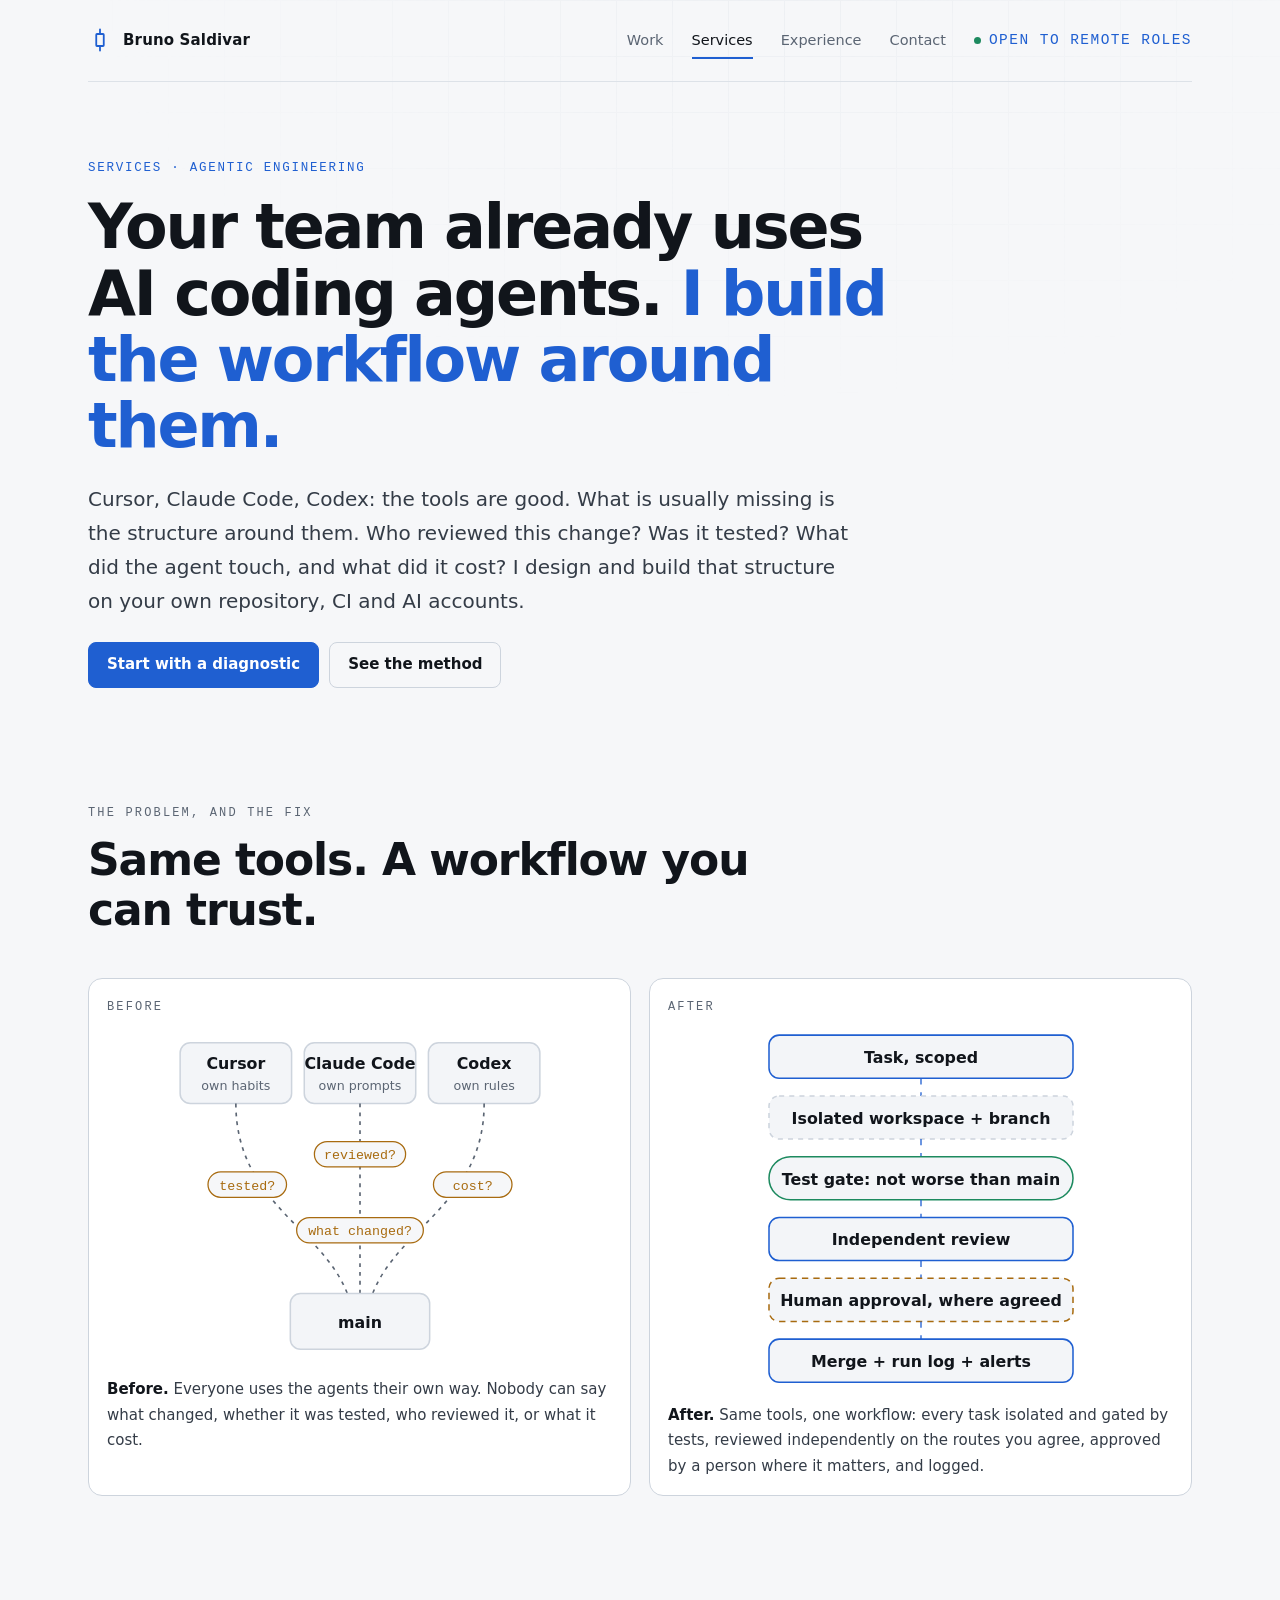
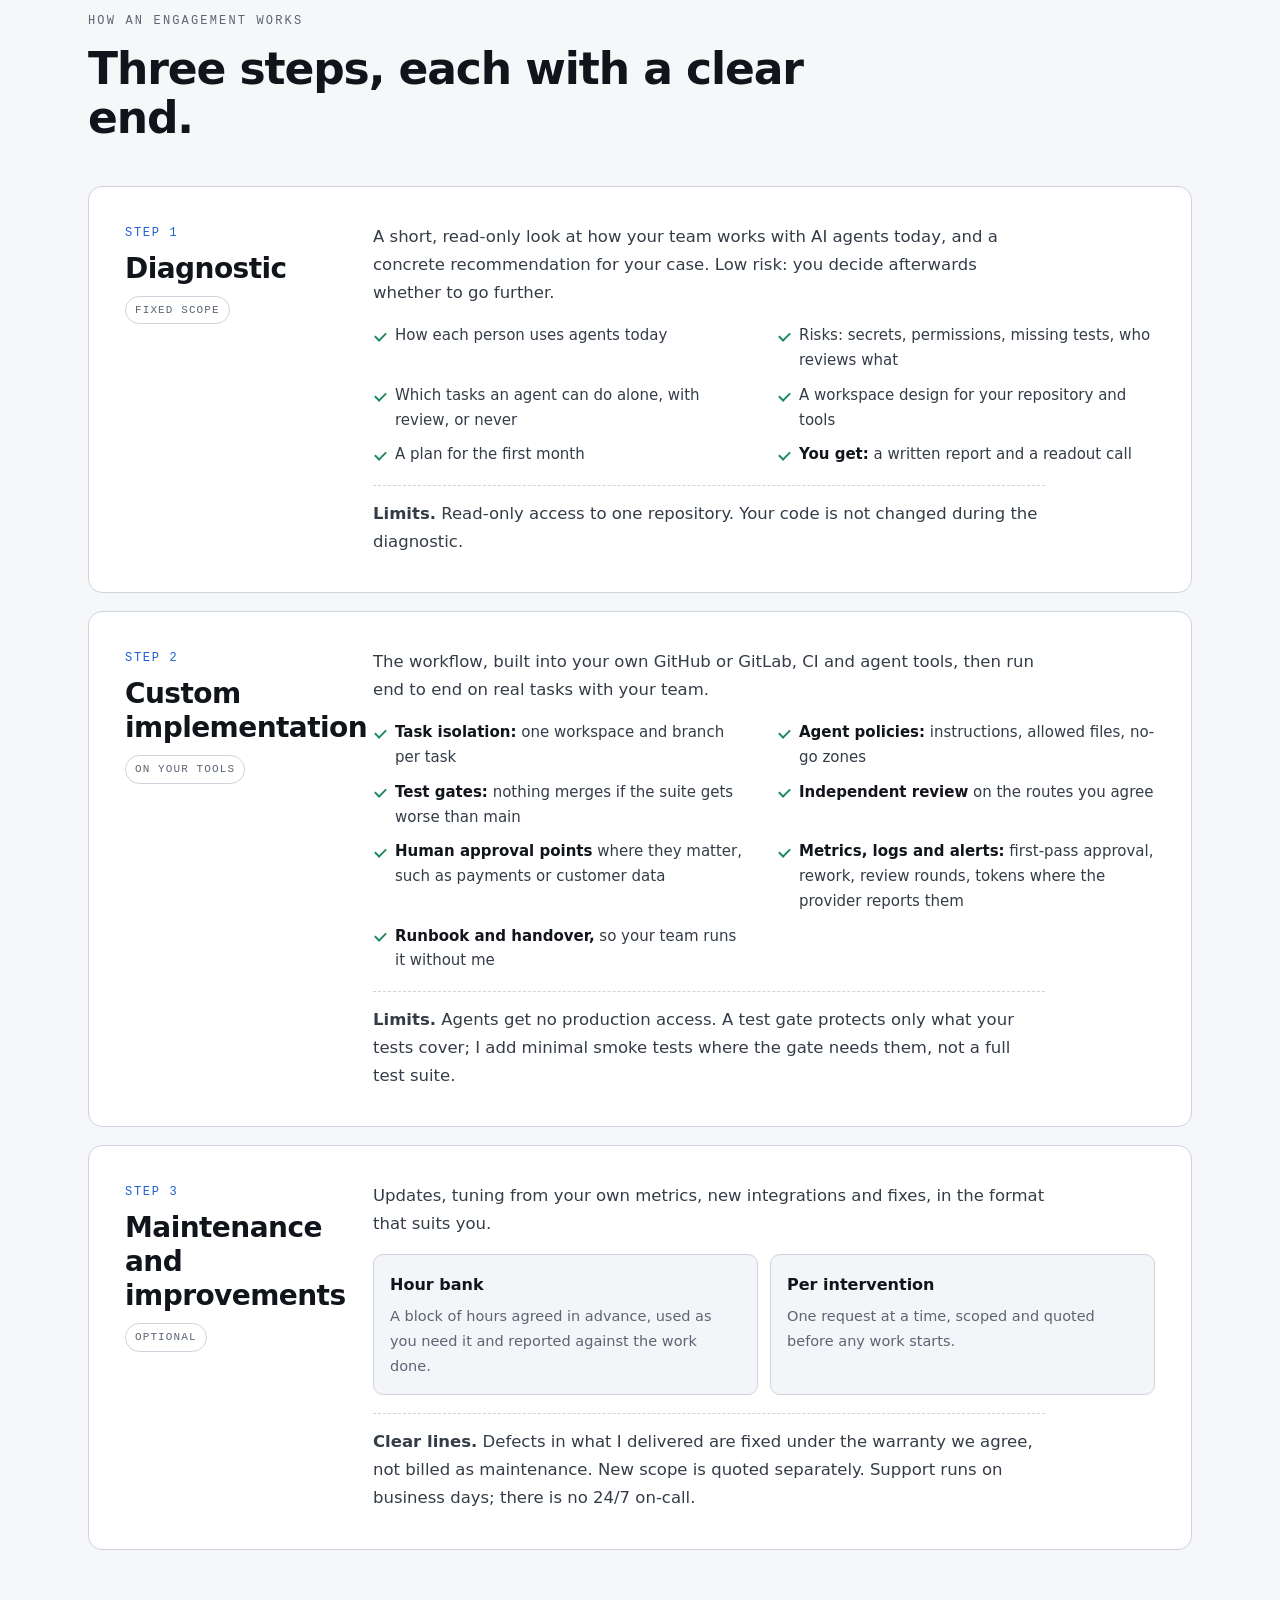
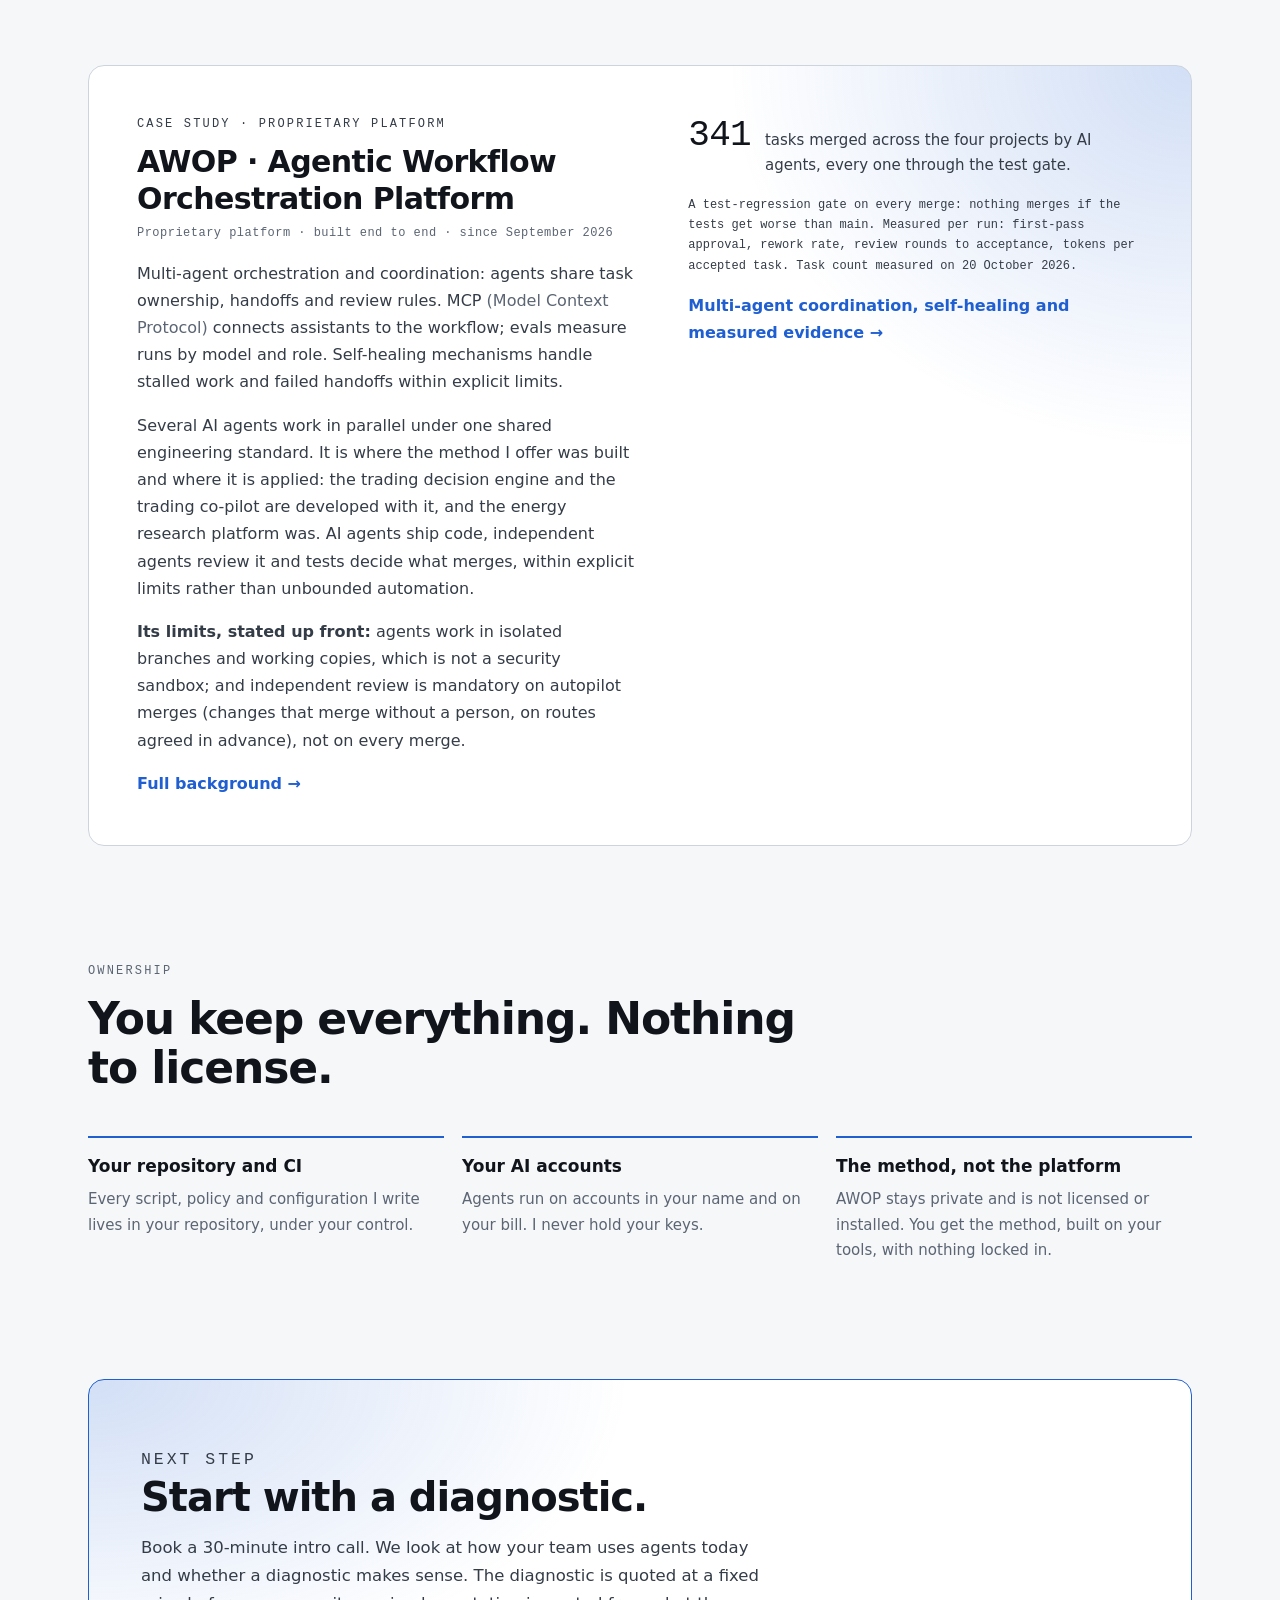
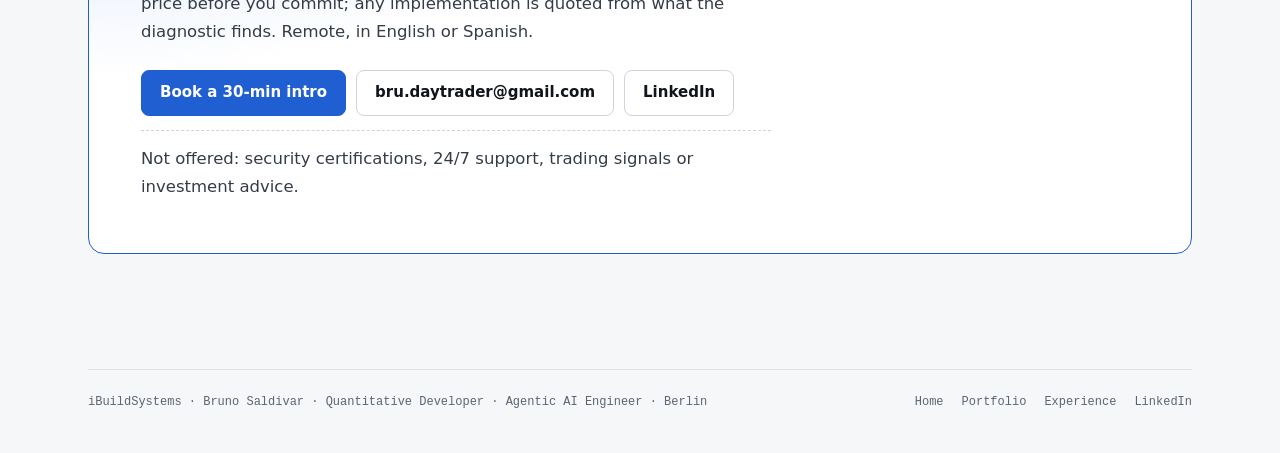
<file: services/index.html>
<!DOCTYPE html>
<html lang="en">
<head>
<meta charset="utf-8">
<meta name="viewport" content="width=device-width, initial-scale=1">
<title>AI Coding Agent Orchestration Consulting | iBuildSystems</title>
<meta name="description" content="Implement reliable AI coding-agent workflows for Claude Code, Codex and Cursor on your repo: isolated tasks, CI test gates, independent review and handover.">
<meta name="author" content="Bruno Saldivar">
<meta name="robots" content="index, follow, max-image-preview:large">
<link rel="canonical" href="https://ibuildsystems.work/services/">
<link rel="icon" href="../favicon.svg?v=2" type="image/svg+xml">
<meta name="theme-color" content="#101317" media="(prefers-color-scheme: dark)">
<meta name="theme-color" content="#f6f7f9" media="(prefers-color-scheme: light)">

<meta property="og:type" content="website">
<meta property="og:site_name" content="iBuildSystems">
<meta property="og:locale" content="en_US">
<meta property="og:url" content="https://ibuildsystems.work/services/">
<meta property="og:title" content="AI Coding Agent Orchestration Consulting | iBuildSystems">
<meta property="og:description" content="Implement isolated AI coding-agent workflows with CI test gates, independent code review, human approval points and traceable metrics.">
<meta property="og:image" content="https://ibuildsystems.work/og-card.png">
<meta property="og:image:width" content="1200">
<meta property="og:image:height" content="630">
<meta property="og:image:alt" content="Bruno Saldivar, Quantitative Developer · Agentic AI Engineer">
<meta name="twitter:card" content="summary_large_image">
<meta name="twitter:title" content="AI Coding Agent Orchestration Consulting | iBuildSystems">
<meta name="twitter:description" content="AI coding-agent orchestration on your own repositories, with test gates, independent review and traceable outcomes.">
<meta name="twitter:image" content="https://ibuildsystems.work/og-card.png">

<script type="application/ld+json">
{
  "@context": "https://schema.org",
  "@graph": [
    {
      "@type": "Person",
      "name": "Bruno Saldivar",
      "url": "https://ibuildsystems.work/",
      "image": "https://ibuildsystems.work/portrait.jpg",
      "jobTitle": "Quantitative Developer & Trading Systems Engineer | Agentic AI Engineer | Energy Trading",
      "email": "mailto:bru.daytrader@gmail.com",
      "address": {
        "@type": "PostalAddress",
        "addressLocality": "Berlin",
        "addressCountry": "DE"
      },
      "sameAs": [
        "https://www.linkedin.com/in/bru-algo-trader/"
      ],
      "alumniOf": {
        "@type": "EducationalOrganization",
        "name": "SPICED Academy"
      },
      "knowsAbout": [
        "Quantitative research",
        "Algorithmic trading",
        "Systematic trading",
        "Trading systems development",
        "Offline policy learning",
        "Off-policy evaluation",
        "Energy and power procurement",
        "Agentic AI systems",
        "Multi-agent orchestration",
        "Backtesting",
        "Monte Carlo simulation",
        "Market data pipelines",
        "MetaTrader 5",
        "JavaScript",
        "TypeScript",
        "Python",
        "Node.js",
        "Express.js",
        "React",
        "MQL5",
        "Multi-agent coordination",
        "Agent evaluation",
        "Agentic workflow orchestration",
        "Intraday forecasting",
        "Human-in-the-loop AI",
        "Workflow recovery",
        "Model Context Protocol"
      ],
      "@id": "https://ibuildsystems.work/#person"
    },
    {
      "@type": "Service",
      "name": "AI coding agents with guardrails",
      "serviceType": "Agentic engineering: AI coding agent workflow design and implementation",
      "url": "https://ibuildsystems.work/services/",
      "areaServed": "Worldwide",
      "provider": {
        "@id": "https://ibuildsystems.work/#person"
      },
      "@id": "https://ibuildsystems.work/services/#service",
      "availableChannel": {
        "@type": "ServiceChannel",
        "serviceUrl": "https://ibuildsystems.work/services/",
        "availableLanguage": [
          "en",
          "es"
        ]
      }
    },
    {
      "@type": "WebPage",
      "@id": "https://ibuildsystems.work/services/#webpage",
      "url": "https://ibuildsystems.work/services/",
      "name": "AI Coding Agent Orchestration Consulting | iBuildSystems",
      "inLanguage": "en",
      "isPartOf": {
        "@id": "https://ibuildsystems.work/#website"
      },
      "about": {
        "@id": "https://ibuildsystems.work/#person"
      },
      "mainEntity": {
        "@id": "https://ibuildsystems.work/services/#service"
      }
    }
  ]
}
</script>
<link rel="stylesheet" href="../site.css">
</head>
<body>
<a class="skip" href="#main">Skip to content</a>

<div class="wrap">
  <header class="site-head">
    <a class="brand" href="/" aria-label="Bruno Saldivar, home">
      <svg width="24" height="24" viewBox="0 0 32 32" fill="none" stroke-width="2.4" stroke-linecap="round" aria-hidden="true">
        <path d="M16 2 L16 8"/><rect x="11" y="8" width="10" height="16" rx="1"/><path d="M16 24 L16 30"/>
      </svg>
      Bruno Saldivar
    </a>
    <nav class="site-nav" aria-label="Main">
      <a href="/portfolio/">Work</a>
      <a href="/services/" aria-current="page">Services</a>
      <a href="/experience/">Experience</a>
      <a href="#start">Contact</a>
      <a class="status" href="/#hire"><span class="dot" aria-hidden="true"></span>Open to remote roles</a>
    </nav>
  </header>
</div>

<main id="main" class="wrap">

  <section class="svc-hero" aria-labelledby="svc-title">
    <p class="eyebrow">Services · Agentic engineering</p>
    <h1 id="svc-title">Your team already uses AI coding agents. <em>I build the workflow around them.</em></h1>
    <p class="lead">
      Cursor, Claude Code, Codex: the tools are good. What is usually missing is the structure
      around them. Who reviewed this change? Was it tested? What did the agent touch, and what
      did it cost? I design and build that structure on your own repository, CI and AI accounts.
    </p>
    <div class="btns">
      <a class="btn solid" href="#start">Start with a diagnostic</a>
      <a class="btn" href="#method">See the method</a>
    </div>
  </section>

  <section class="section reveal" id="method" aria-labelledby="method-title">
    <div class="section-head">
      <p class="kicker">The problem, and the fix</p>
      <h2 class="h2" id="method-title">Same tools. A workflow you can trust.</h2>
    </div>
    <div class="ba">
      <figure>
        <p class="kicker">Before</p>
        <svg viewBox="0 0 300 270" role="img" aria-labelledby="before-t">
          <title id="before-t">Before: each person uses an agent their own way and changes go straight to main with no common test, review or record.</title>
          <rect class="box" x="8" y="14" width="88" height="48" rx="8"/>
          <text class="t" x="52" y="35">Cursor</text><text class="s" x="52" y="51">own habits</text>
          <rect class="box" x="106" y="14" width="88" height="48" rx="8"/>
          <text class="t" x="150" y="35">Claude Code</text><text class="s" x="150" y="51">own prompts</text>
          <rect class="box" x="204" y="14" width="88" height="48" rx="8"/>
          <text class="t" x="248" y="35">Codex</text><text class="s" x="248" y="51">own rules</text>

          <path class="ln" d="M52 62 C52 140 120 160 140 212"/>
          <path class="ln" d="M150 62 L150 212"/>
          <path class="ln" d="M248 62 C248 140 180 160 160 212"/>

          <rect class="qb" x="30" y="116" width="62" height="20" rx="10"/><text class="q" x="61" y="130">tested?</text>
          <rect class="qb" x="114" y="92" width="72" height="20" rx="10"/><text class="q" x="150" y="106">reviewed?</text>
          <rect class="qb" x="208" y="116" width="62" height="20" rx="10"/><text class="q" x="239" y="130">cost?</text>
          <rect class="qb" x="100" y="152" width="100" height="20" rx="10"/><text class="q" x="150" y="166">what changed?</text>

          <rect class="box" x="95" y="212" width="110" height="44" rx="8"/>
          <text class="t" x="150" y="239">main</text>
        </svg>
        <figcaption><b>Before.</b> Everyone uses the agents their own way. Nobody can say what changed, whether it was tested, who reviewed it, or what it cost.</figcaption>
      </figure>
      <figure>
        <p class="kicker">After</p>
        <svg class="after-svg" viewBox="0 0 300 290" role="img" aria-labelledby="after-t">
          <title id="after-t">After: a scoped task runs in an isolated workspace and branch, passes a test gate against main, gets an independent review, a human approval where agreed, and merges with a run log and alerts.</title>
          <rect class="box sig" x="30" y="8" width="240" height="34" rx="8"/><text class="t" x="150" y="30">Task, scoped</text>
          <path class="ln sig" d="M150 42 L150 56"/>
          <rect class="box" x="30" y="56" width="240" height="34" rx="8" style="stroke-dasharray:4 4"/><text class="t" x="150" y="78">Isolated workspace + branch</text>
          <path class="ln sig" d="M150 90 L150 104"/>
          <rect class="box ok" x="30" y="104" width="240" height="34" rx="17"/><text class="t" x="150" y="126">Test gate: not worse than main</text>
          <path class="ln sig" d="M150 138 L150 152"/>
          <rect class="box sig" x="30" y="152" width="240" height="34" rx="8"/><text class="t" x="150" y="174">Independent review</text>
          <path class="ln sig" d="M150 186 L150 200"/>
          <rect class="box hu" x="30" y="200" width="240" height="34" rx="8"/><text class="t" x="150" y="222">Human approval, where agreed</text>
          <path class="ln sig" d="M150 234 L150 248"/>
          <rect class="box sig" x="30" y="248" width="240" height="34" rx="8"/><text class="t" x="150" y="270">Merge + run log + alerts</text>
        </svg>
        <figcaption><b>After.</b> Same tools, one workflow: every task isolated and gated by tests, reviewed independently on the routes you agree, approved by a person where it matters, and logged.</figcaption>
      </figure>
    </div>
  </section>

  <section class="section reveal" id="steps" aria-labelledby="steps-title">
    <div class="section-head">
      <p class="kicker">How an engagement works</p>
      <h2 class="h2" id="steps-title">Three steps, each with a clear end.</h2>
    </div>
    <ol class="steps">
      <li class="step">
        <div>
          <p class="n">Step 1</p>
          <h3>Diagnostic</h3>
          <span class="opt">Fixed scope</span>
        </div>
        <div class="body">
          <p>A short, read-only look at how your team works with AI agents today, and a concrete recommendation for your case. Low risk: you decide afterwards whether to go further.</p>
          <ul class="ticks">
            <li>How each person uses agents today</li>
            <li>Risks: secrets, permissions, missing tests, who reviews what</li>
            <li>Which tasks an agent can do alone, with review, or never</li>
            <li>A workspace design for your repository and tools</li>
            <li>A plan for the first month</li>
            <li><b>You get:</b> a written report and a readout call</li>
          </ul>
          <p class="limits"><b>Limits.</b> Read-only access to one repository. Your code is not changed during the diagnostic.</p>
        </div>
      </li>
      <li class="step">
        <div>
          <p class="n">Step 2</p>
          <h3>Custom implementation</h3>
          <span class="opt">On your tools</span>
        </div>
        <div class="body">
          <p>The workflow, built into your own GitHub or GitLab, CI and agent tools, then run end to end on real tasks with your team.</p>
          <ul class="ticks">
            <li><b>Task isolation:</b> one workspace and branch per task</li>
            <li><b>Agent policies:</b> instructions, allowed files, no-go zones</li>
            <li><b>Test gates:</b> nothing merges if the suite gets worse than main</li>
            <li><b>Independent review</b> on the routes you agree</li>
            <li><b>Human approval points</b> where they matter, such as payments or customer data</li>
            <li><b>Metrics, logs and alerts:</b> first-pass approval, rework, review rounds, tokens where the provider reports them</li>
            <li><b>Runbook and handover,</b> so your team runs it without me</li>
          </ul>
          <p class="limits"><b>Limits.</b> Agents get no production access. A test gate protects only what your tests cover; I add minimal smoke tests where the gate needs them, not a full test suite.</p>
        </div>
      </li>
      <li class="step">
        <div>
          <p class="n">Step 3</p>
          <h3>Maintenance and improvements</h3>
          <span class="opt">Optional</span>
        </div>
        <div class="body">
          <p>Updates, tuning from your own metrics, new integrations and fixes, in the format that suits you.</p>
          <div class="formats">
            <div class="format"><h4>Hour bank</h4><p>A block of hours agreed in advance, used as you need it and reported against the work done.</p></div>
            <div class="format"><h4>Per intervention</h4><p>One request at a time, scoped and quoted before any work starts.</p></div>
          </div>
          <p class="limits"><b>Clear lines.</b> Defects in what I delivered are fixed under the warranty we agree, not billed as maintenance. New scope is quoted separately. Support runs on business days; there is no 24/7 on-call.</p>
        </div>
      </li>
    </ol>
  </section>

  <section class="section reveal" id="case" aria-labelledby="case-title">
    <div class="case">
      <div>
        <p class="kicker">Case study · proprietary platform</p>
        <h3 id="case-title">AWOP · Agentic Workflow Orchestration Platform</h3>
        <p class="desc">Proprietary platform · built end to end · since September 2026</p>
        <p class="sys-sub">Multi-agent orchestration and coordination: agents share task ownership, handoffs and review rules. MCP <i>(Model Context Protocol)</i> connects assistants to the workflow; evals measure runs by model and role. Self-healing mechanisms handle stalled work and failed handoffs within explicit limits.</p>
        <p>
          Several AI agents work in parallel under
          one shared engineering standard. It is where the method I offer was built and where it is
          applied: the trading decision engine and the trading co-pilot are developed with it, and the energy research platform was. AI agents ship code, independent agents review it and tests decide what merges, within explicit limits rather than unbounded automation.
        </p>
        <p>
          <b>Its limits, stated up front:</b> agents work in isolated branches and working copies,
          which is not a security sandbox; and independent review is mandatory on autopilot merges
          (changes that merge without a person, on routes agreed in advance), not on every merge.
        </p>
        <p><a class="more" href="/experience/">Full background →</a></p>
      </div>
      <div>
        <p class="kf"><b>341</b><span>tasks merged across the four projects by AI agents, every one through the test gate.</span></p>
        <p class="scope">A test-regression gate on every merge: nothing merges if the tests get worse than main. Measured per run: first-pass approval, rework rate, review rounds to acceptance, tokens per accepted task. Task count measured on 20 October 2026.</p>
        <p><a class="more" href="/portfolio/#awop">Multi-agent coordination, self-healing and measured evidence →</a></p>
      </div>
    </div>
  </section>

  <section class="section reveal" aria-labelledby="own-title">
    <div class="section-head">
      <p class="kicker">Ownership</p>
      <h2 class="h2" id="own-title">You keep everything. Nothing to license.</h2>
    </div>
    <ul class="own">
      <li><h3>Your repository and CI</h3><p>Every script, policy and configuration I write lives in your repository, under your control.</p></li>
      <li><h3>Your AI accounts</h3><p>Agents run on accounts in your name and on your bill. I never hold your keys.</p></li>
      <li><h3>The method, not the platform</h3><p>AWOP stays private and is not licensed or installed. You get the method, built on your tools, with nothing locked in.</p></li>
    </ul>
  </section>

  <section class="section reveal" id="start" aria-labelledby="start-title">
    <div class="cta-band">
      <p class="kicker">Next step</p>
      <h2 id="start-title">Start with a diagnostic.</h2>
      <p>
        Book a 30-minute intro call. We look at how your team uses agents today and whether a
        diagnostic makes sense. The diagnostic is quoted at a fixed price before you commit;
        any implementation is quoted from what the diagnostic finds. Remote, in English or Spanish.
      </p>
      <div class="btns">
        <a class="btn solid" href="https://calendly.com/bru-lets-talk/30min?utm_source=ibuildsystems.work&utm_medium=website&utm_campaign=inbound_intro&utm_content=services_start">Book a 30-min intro</a>
        <a class="btn" href="mailto:bru.daytrader@gmail.com?subject=Consulting%20inquiry%20-%20iBuildSystems">bru.daytrader@gmail.com</a>
        <a class="btn" href="https://www.linkedin.com/in/bru-algo-trader/">LinkedIn</a>
      </div>
      <p class="limits">Not offered: security certifications, 24/7 support, trading signals or investment advice.</p>
    </div>
  </section>

</main>

<div class="wrap">
  <footer class="site-foot">
    <span>iBuildSystems · Bruno Saldivar · Quantitative Developer · Agentic AI Engineer · Berlin</span>
    <nav aria-label="Footer">
      <a href="/">Home</a>
      <a href="/portfolio/">Portfolio</a>
      <a href="/experience/">Experience</a>
      <a href="https://www.linkedin.com/in/bru-algo-trader/">LinkedIn</a>
    </nav>
  </footer>
</div>

<script src="../site.js" defer></script>
<!-- Cloudflare Web Analytics -->
<script type='module' src='https://static.cloudflareinsights.com/beacon.min.js' data-cf-beacon='{"token": "364377fd8b194d08bdee4b9dc2653172"}'></script>
<!-- End Cloudflare Web Analytics -->
</body>
</html>
</file>
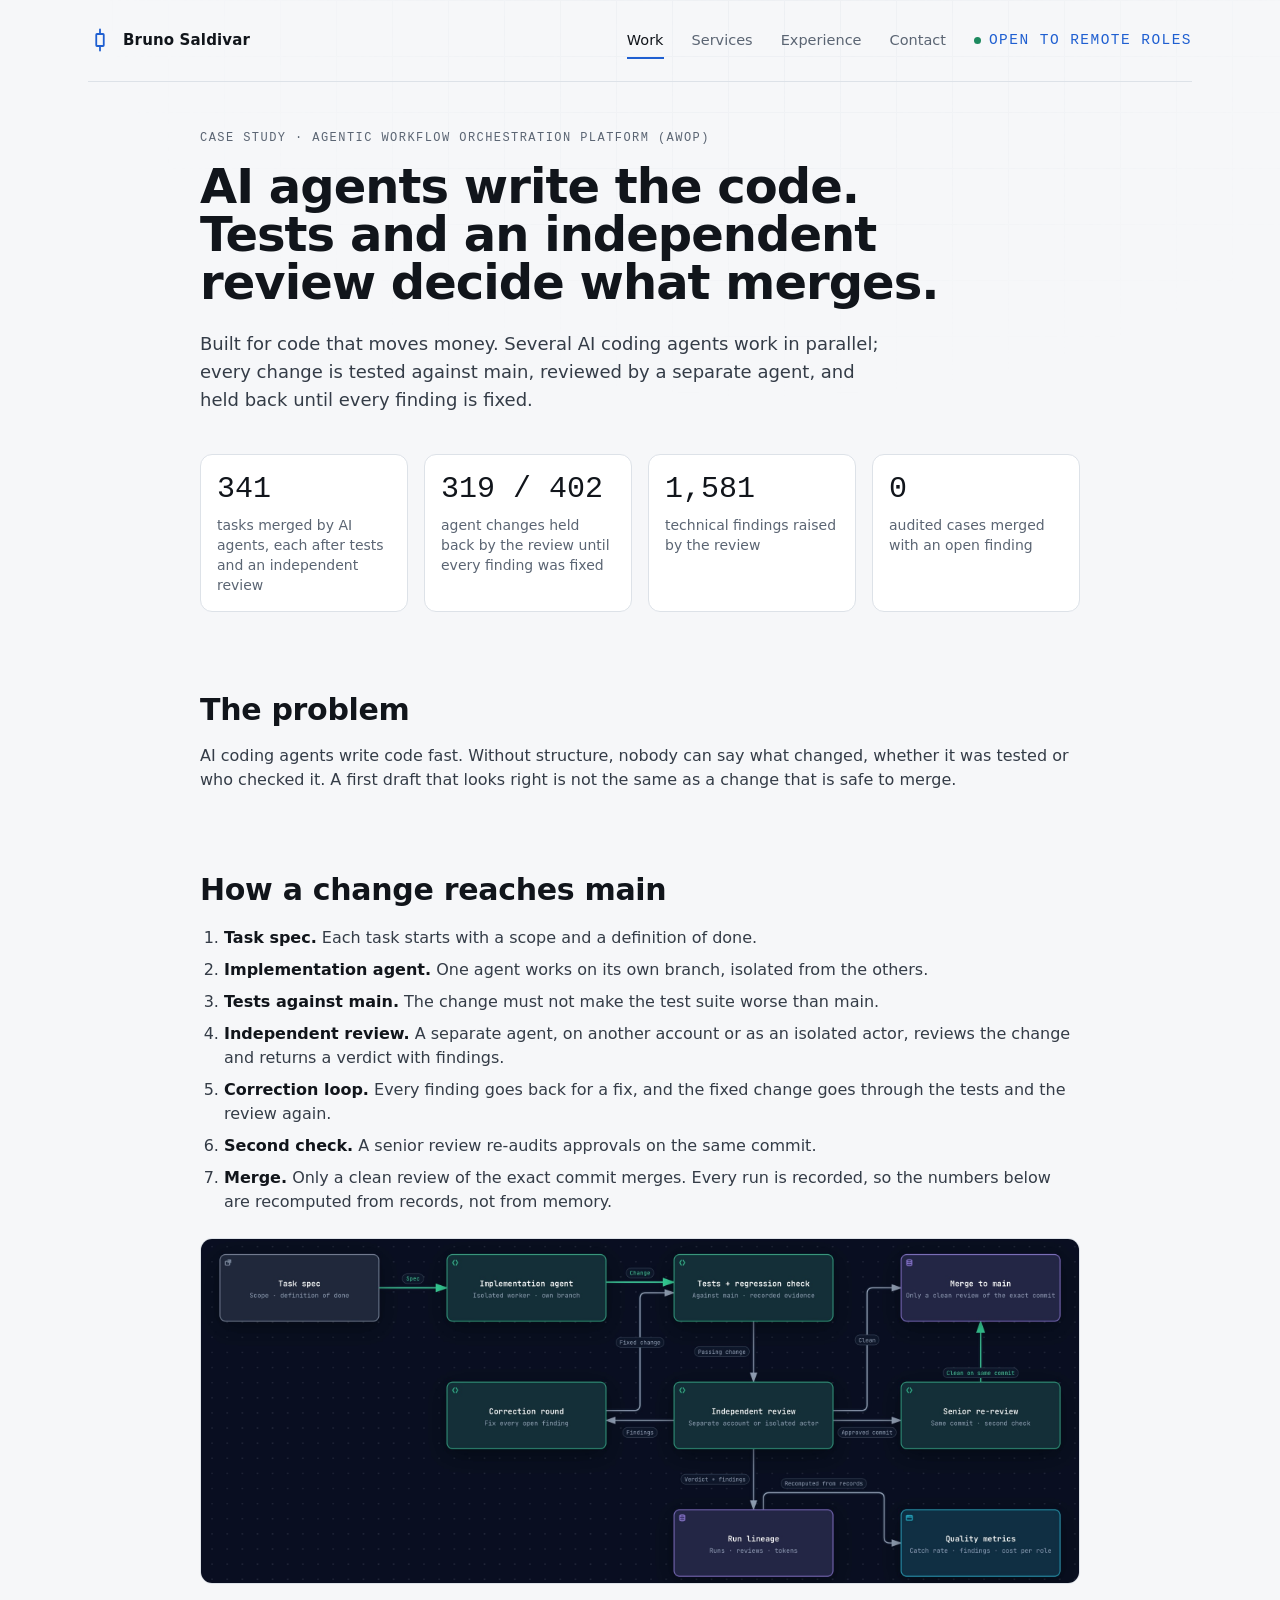
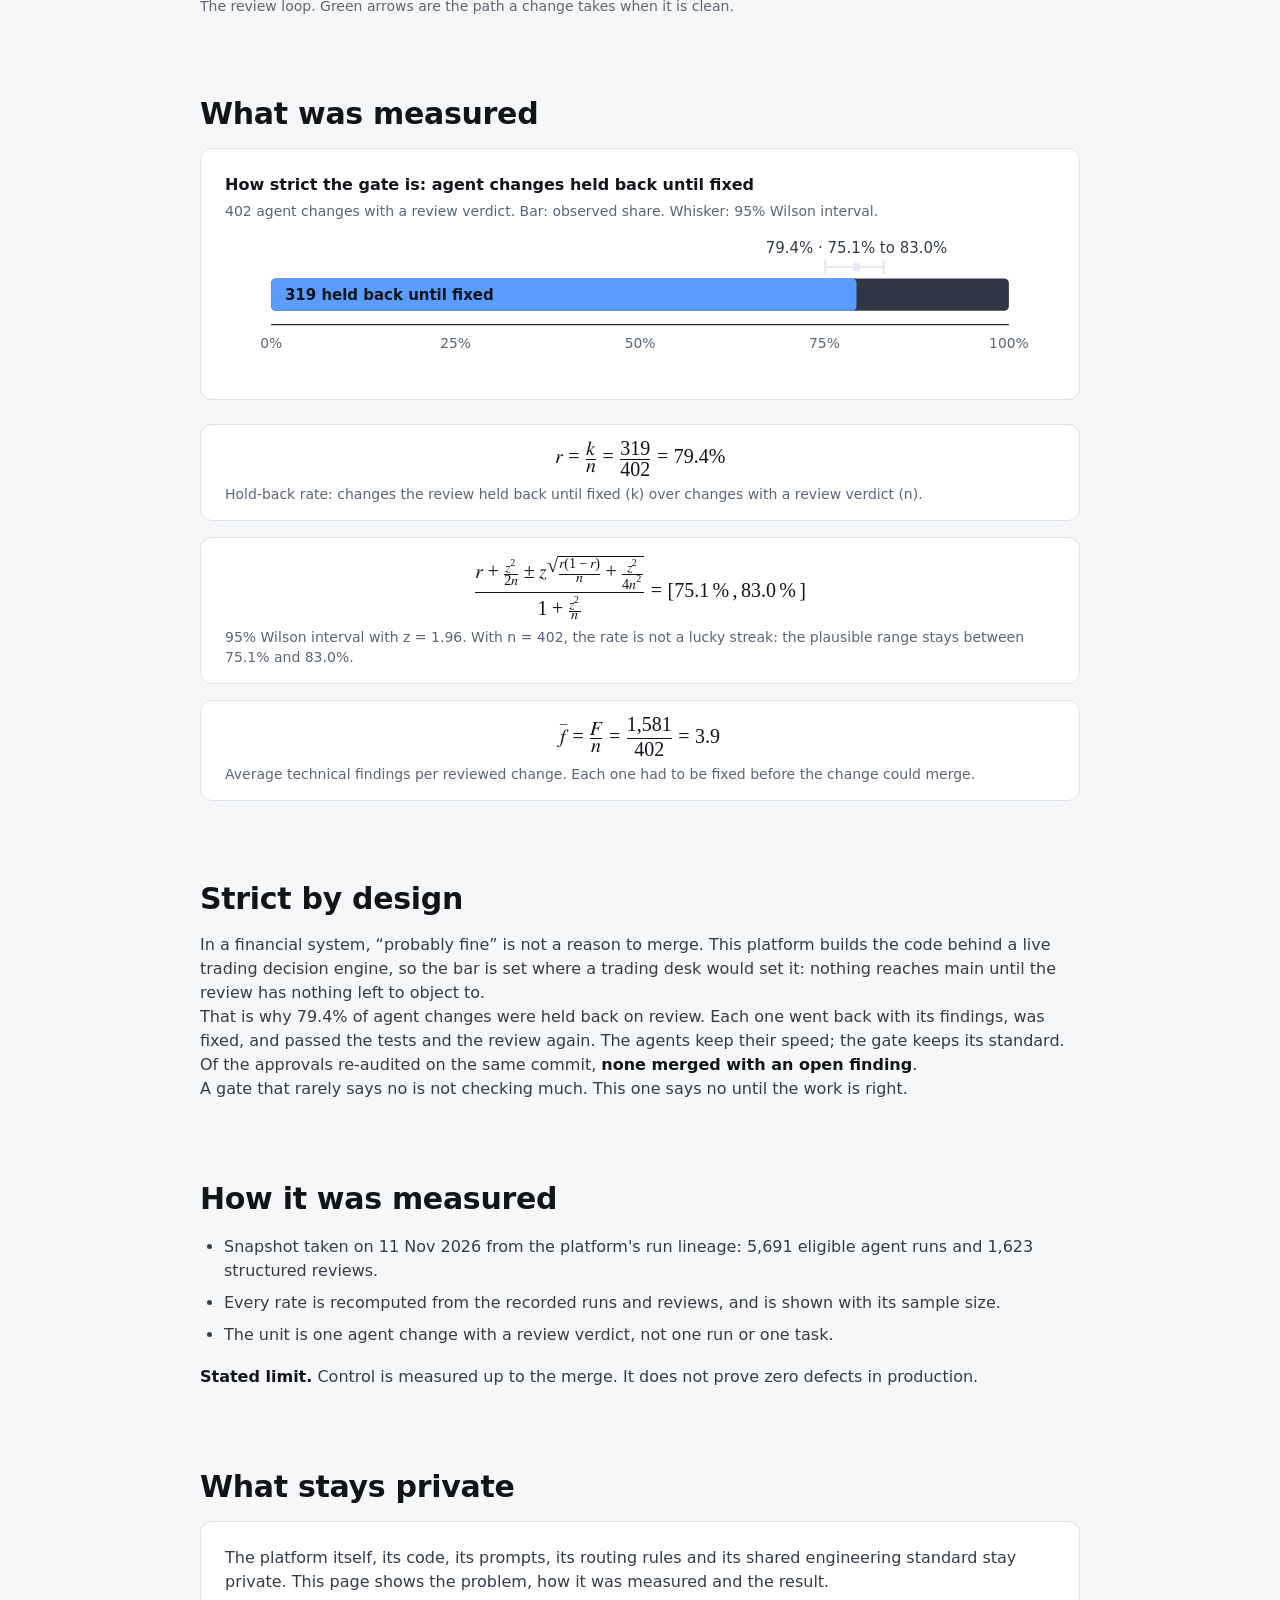
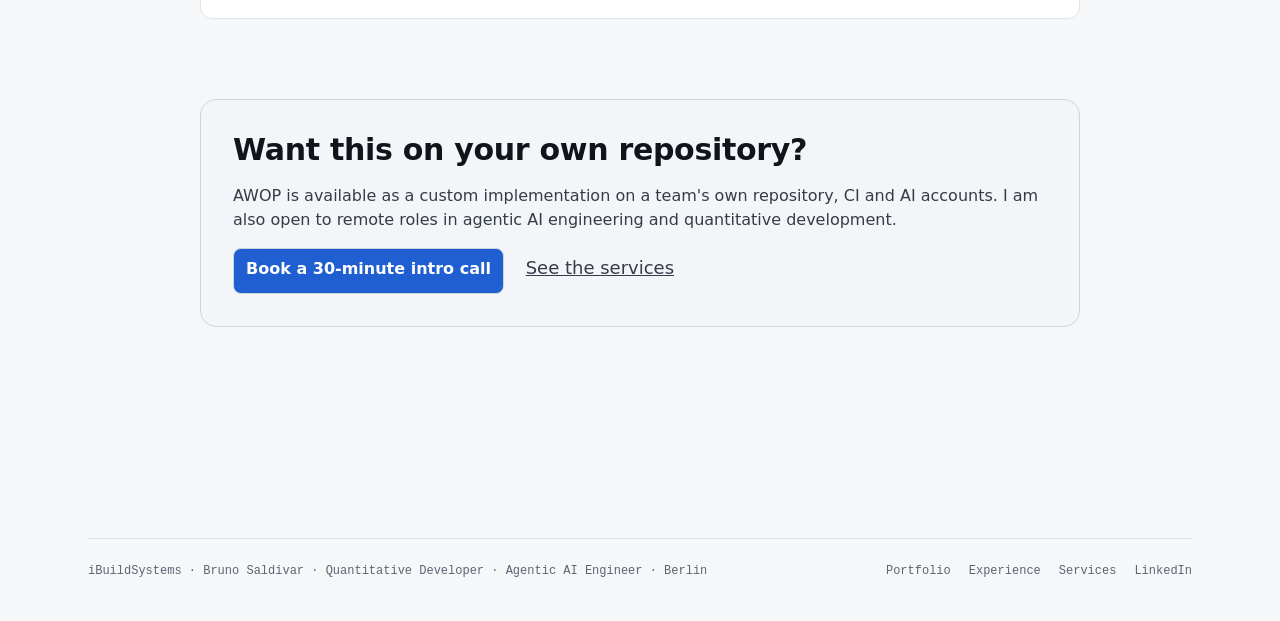
<file: cases/awop/index.html>
<!DOCTYPE html>
<html lang="en">
<head>
<meta charset="utf-8">
<meta name="viewport" content="width=device-width, initial-scale=1">
<title>Case study: AI agents that ship code behind tests and independent review | I Build Systems</title>
<meta name="description" content="How the Agentic Workflow Orchestration Platform (AWOP) lets AI coding agents ship code: 341 tasks merged, problems caught in 319 of 402 agent changes, 1,581 findings, none merged until fixed.">
<link rel="canonical" href="https://ibuildsystems.work/cases/awop/">
<link rel="icon" href="/favicon.svg?v=2" type="image/svg+xml">
<meta property="og:type" content="article">
<meta property="og:site_name" content="iBuildSystems">
<meta property="og:url" content="https://ibuildsystems.work/cases/awop/">
<meta property="og:title" content="Case study: AI agents that ship code behind tests and independent review">
<meta property="og:description" content="Built for code that moves money: 341 tasks merged by AI agents, 319 of 402 agent changes held back by the review until every finding was fixed.">
<meta property="og:image" content="https://ibuildsystems.work/cases/awop/awop-pipeline.jpg">
<meta name="twitter:card" content="summary_large_image">
<link rel="stylesheet" href="/site.css">
<style>
  .study { max-width: 880px; margin: 0 auto; padding: 48px 0 96px; }
  .study .eyebrow { font-family: var(--mono); font-size: 12px; line-height: 16px; letter-spacing: .12em; text-transform: uppercase; color: var(--dim); margin: 0 0 16px; }
  .study h1 { font-size: 48px; line-height: 1; letter-spacing: -0.02em; font-weight: 600; margin: 0 0 24px; max-width: 760px; text-wrap: balance; }
  .study .sub { font-size: 18px; line-height: 28px; color: var(--soft); max-width: 680px; margin: 0 0 40px; text-wrap: pretty; }
  .study h2 { font-size: 30px; line-height: 36px; font-weight: 600; letter-spacing: -0.01em; margin: 80px 0 16px; text-wrap: balance; }
  .study p, .study li { font-size: 16px; line-height: 24px; color: var(--soft); text-wrap: pretty; }
  .study ol, .study ul { padding-left: 24px; }
  .study li { margin: 0 0 8px; }
  .study b { color: var(--fg); }
  .kpis { display: grid; grid-template-columns: repeat(4, 1fr); gap: 16px; }
  .kpi { background: var(--panel); border: 1px solid var(--hair); border-radius: 12px; padding: 16px; }
  .kpi b { display: block; font-family: var(--mono); font-weight: 500; font-size: 30px; line-height: 36px; color: var(--fg); }
  .kpi span { display: block; margin-top: 8px; font-size: 14px; line-height: 20px; color: var(--dim); }
  figure { margin: 24px 0 0; }
  figure img { width: 100%; height: auto; border-radius: 12px; border: 1px solid var(--hair); display: block; }
  figcaption { font-size: 14px; line-height: 20px; color: var(--dim); margin-top: 12px; }
  .chart { background: var(--panel); border: 1px solid var(--hair); border-radius: 12px; padding: 24px; }
  .chart h3 { margin: 0 0 4px; font-size: 16px; line-height: 24px; font-weight: 600; color: var(--fg); }
  .chart .note { margin: 0 0 16px; font-size: 14px; line-height: 20px; color: var(--dim); }
  .chart svg { width: 100%; height: auto; display: block; }
  .chart svg text { font-family: var(--sans); fill: var(--soft); font-size: 13px; }
  .chart svg .lab { fill: var(--fg); font-weight: 600; }
  .chart svg .ax { fill: var(--dim); font-size: 12px; }
  .chart .mark:hover { opacity: .85; }
  .formulas { display: grid; gap: 16px; margin-top: 24px; }
  .formula { background: var(--panel); border: 1px solid var(--hair); border-radius: 12px; padding: 16px 24px; }
  .formula math { font-size: 20px; color: var(--fg); }
  .formula p { margin: 8px 0 0; font-size: 14px; line-height: 20px; color: var(--dim); }
  .private { background: var(--panel); border: 1px solid var(--hair); border-radius: 12px; padding: 24px; }
  .cta { margin-top: 80px; background: var(--panel-2); border: 1px solid var(--hair-2); border-radius: 16px; padding: 32px; }
  .cta h2 { margin-top: 0; }
  .cta .btn { display: inline-block; margin-top: 16px; padding: 8px 12px; border-radius: 8px; background: var(--signal); color: var(--signal-ink); font-weight: 600; font-size: 16px; line-height: 24px; text-decoration: none; transition: transform 300ms cubic-bezier(0.22,1,0.36,1); }
  .cta .btn:hover { transform: translateY(-1px); }
  .cta .btn:active { transform: scale(0.98); }
  .cta .btn:focus-visible { outline: 2px solid var(--fg); outline-offset: 4px; }
  .cta .alt { margin-left: 16px; color: var(--soft); }
  .src { font-size: 14px; line-height: 20px; color: var(--dim); }
  @media (max-width: 760px) {
    .study h1 { font-size: 36px; line-height: 40px; }
    .kpis { grid-template-columns: repeat(2, 1fr); }
    .study h2 { font-size: 24px; line-height: 32px; margin-top: 64px; }
  }
</style>
</head>
<body>
<a class="skip" href="#main">Skip to content</a>

<div class="wrap">
  <header class="site-head">
    <a class="brand" href="/" aria-label="Bruno Saldivar, home">
      <svg width="24" height="24" viewBox="0 0 32 32" fill="none" stroke-width="2.4" stroke-linecap="round" aria-hidden="true">
        <path d="M16 2 L16 8"/><rect x="11" y="8" width="10" height="16" rx="1"/><path d="M16 24 L16 30"/>
      </svg>
      Bruno Saldivar
    </a>
    <nav class="site-nav" aria-label="Main">
      <a href="/portfolio/" aria-current="page">Work</a>
      <a href="/services/">Services</a>
      <a href="/experience/">Experience</a>
      <a href="/#hire">Contact</a>
      <a class="status" href="/#hire"><span class="dot" aria-hidden="true"></span>Open to remote roles</a>
    </nav>
  </header>
</div>

<main id="main" class="wrap">
<article class="study">

  <p class="eyebrow">Case study · Agentic Workflow Orchestration Platform (AWOP)</p>
  <h1>AI agents write the code.<br>Tests and an independent review decide what&nbsp;merges.</h1>
  <p class="sub">Built for code that moves money. Several AI coding agents work in parallel; every change is tested against main, reviewed by a separate agent, and held back until every finding is fixed.</p>

  <div class="kpis" role="list">
    <div class="kpi" role="listitem"><b>341</b><span>tasks merged by AI agents, each after tests and an independent review</span></div>
    <div class="kpi" role="listitem"><b>319 / 402</b><span>agent changes held back by the review until every finding was fixed</span></div>
    <div class="kpi" role="listitem"><b>1,581</b><span>technical findings raised by the review</span></div>
    <div class="kpi" role="listitem"><b>0</b><span>audited cases merged with an open finding</span></div>
  </div>

  <h2>The problem</h2>
  <p>AI coding agents write code fast. Without structure, nobody can say what changed, whether it was tested or who checked it. A first draft that looks right is not the same as a change that is safe to merge.</p>

  <h2>How a change reaches main</h2>
  <ol>
    <li><b>Task spec.</b> Each task starts with a scope and a definition of done.</li>
    <li><b>Implementation agent.</b> One agent works on its own branch, isolated from the others.</li>
    <li><b>Tests against main.</b> The change must not make the test suite worse than main.</li>
    <li><b>Independent review.</b> A separate agent, on another account or as an isolated actor, reviews the change and returns a verdict with findings.</li>
    <li><b>Correction loop.</b> Every finding goes back for a fix, and the fixed change goes through the tests and the review again.</li>
    <li><b>Second check.</b> A senior review re-audits approvals on the same commit.</li>
    <li><b>Merge.</b> Only a clean review of the exact commit merges. Every run is recorded, so the numbers below are recomputed from records, not from memory.</li>
  </ol>
  <figure>
    <img src="awop-pipeline.jpg" width="2320" height="910" loading="lazy" alt="Block diagram: task spec, implementation agent, tests and regression check, independent review, correction round back to tests, senior re-review on the same commit, merge to main; every review verdict feeds the run lineage, which feeds the quality metrics.">
    <figcaption>The review loop. Green arrows are the path a change takes when it is clean.</figcaption>
  </figure>

  <h2>What was measured</h2>
  <div class="chart">
    <h3>How strict the gate is: agent changes held back until fixed</h3>
    <p class="note">402 agent changes with a review verdict. Bar: observed share. Whisker: 95% Wilson interval.</p>
    <svg viewBox="0 0 720 120" role="img" aria-labelledby="ch-t ch-d">
      <title id="ch-t">Review catch rate</title>
      <desc id="ch-d">319 of 402 agent changes, 79.4 percent, with a 95 percent interval from 75.1 to 83.0 percent.</desc>
      <rect x="40" y="36" width="640" height="28" rx="4" fill="#2f3743"><title>All 402 reviewed agent changes</title></rect>
      <rect class="mark" x="40" y="36" width="507.8" height="28" rx="4" fill="#5b9dff"><title>319 of 402 changes: 79.4%</title></rect>
      <line x1="520.8" y1="26" x2="571.3" y2="26" stroke="#e6e9ee" stroke-width="2"/>
      <line x1="520.8" y1="20" x2="520.8" y2="32" stroke="#e6e9ee" stroke-width="2"/>
      <line x1="571.3" y1="20" x2="571.3" y2="32" stroke="#e6e9ee" stroke-width="2"/>
      <circle cx="547.8" cy="26" r="4" fill="#e6e9ee"><title>79.4% (95% interval 75.1% to 83.0%)</title></circle>
      <text class="lab" x="52" y="55">319 held back until fixed</text>
      <text x="547.8" y="14" text-anchor="middle">79.4%  ·  75.1% to 83.0%</text>
      <line x1="40" y1="76" x2="680" y2="76" stroke="#242a33"/>
      <text class="ax" x="40" y="96" text-anchor="middle">0%</text>
      <text class="ax" x="200" y="96" text-anchor="middle">25%</text>
      <text class="ax" x="360" y="96" text-anchor="middle">50%</text>
      <text class="ax" x="520" y="96" text-anchor="middle">75%</text>
      <text class="ax" x="680" y="96" text-anchor="middle">100%</text>
    </svg>
  </div>

  <div class="formulas">
    <div class="formula">
      <math display="block"><mi>r</mi><mo>=</mo><mfrac><mi>k</mi><mi>n</mi></mfrac><mo>=</mo><mfrac><mn>319</mn><mn>402</mn></mfrac><mo>=</mo><mn>79.4</mn><mo>%</mo></math>
      <p>Hold-back rate: changes the review held back until fixed (k) over changes with a review verdict (n).</p>
    </div>
    <div class="formula">
      <math display="block"><mfrac><mrow><mi>r</mi><mo>+</mo><mfrac><msup><mi>z</mi><mn>2</mn></msup><mrow><mn>2</mn><mi>n</mi></mrow></mfrac><mo>±</mo><mi>z</mi><msqrt><mrow><mfrac><mrow><mi>r</mi><mo>(</mo><mn>1</mn><mo>−</mo><mi>r</mi><mo>)</mo></mrow><mi>n</mi></mfrac><mo>+</mo><mfrac><msup><mi>z</mi><mn>2</mn></msup><mrow><mn>4</mn><msup><mi>n</mi><mn>2</mn></msup></mrow></mfrac></mrow></msqrt></mrow><mrow><mn>1</mn><mo>+</mo><mfrac><msup><mi>z</mi><mn>2</mn></msup><mi>n</mi></mfrac></mrow></mfrac><mo>=</mo><mo>[</mo><mn>75.1</mn><mo>%</mo><mo>,</mo><mn>83.0</mn><mo>%</mo><mo>]</mo></math>
      <p>95% Wilson interval with z = 1.96. With n = 402, the rate is not a lucky streak: the plausible range stays between 75.1% and 83.0%.</p>
    </div>
    <div class="formula">
      <math display="block"><mover><mi>f</mi><mo>¯</mo></mover><mo>=</mo><mfrac><mi>F</mi><mi>n</mi></mfrac><mo>=</mo><mfrac><mn>1,581</mn><mn>402</mn></mfrac><mo>=</mo><mn>3.9</mn></math>
      <p>Average technical findings per reviewed change. Each one had to be fixed before the change could merge.</p>
    </div>
  </div>

  <h2>Strict by design</h2>
  <p>In a financial system, &ldquo;probably fine&rdquo; is not a reason to merge. This platform builds the code behind a live trading decision engine, so the bar is set where a trading desk would set it: nothing reaches main until the review has nothing left to object to.</p>
  <p>That is why 79.4% of agent changes were held back on review. Each one went back with its findings, was fixed, and passed the tests and the review again. The agents keep their speed; the gate keeps its standard. Of the approvals re-audited on the same commit, <b>none merged with an open finding</b>.</p>
  <p>A gate that rarely says no is not checking much. This one says no until the work is right.</p>

  <h2>How it was measured</h2>
  <ul>
    <li>Snapshot taken on 11 Nov 2026 from the platform's run lineage: 5,691 eligible agent runs and 1,623 structured reviews.</li>
    <li>Every rate is recomputed from the recorded runs and reviews, and is shown with its sample size.</li>
    <li>The unit is one agent change with a review verdict, not one run or one task.</li>
  </ul>
  <p class="src"><b>Stated limit.</b> Control is measured up to the merge. It does not prove zero defects in production.</p>

  <h2>What stays private</h2>
  <div class="private">
    <p>The platform itself, its code, its prompts, its routing rules and its shared engineering standard stay private. This page shows the problem, how it was measured and the result.</p>
  </div>

  <section class="cta" aria-labelledby="cta-title">
    <h2 id="cta-title">Want this on your own repository?</h2>
    <p>AWOP is available as a custom implementation on a team's own repository, CI and AI accounts. I am also open to remote roles in agentic AI engineering and quantitative development.</p>
    <a class="btn" href="https://calendly.com/bru-lets-talk/30min?utm_source=ibuildsystems.work&amp;utm_medium=website&amp;utm_campaign=inbound_intro&amp;utm_content=case_awop">Book a 30-minute intro call</a>
    <a class="alt" href="/services/">See the services</a>
  </section>

</article>
</main>

<div class="wrap">
  <footer class="site-foot">
    <span>iBuildSystems · Bruno Saldivar · Quantitative Developer · Agentic AI Engineer · Berlin</span>
    <nav aria-label="Footer">
      <a href="/portfolio/">Portfolio</a>
      <a href="/experience/">Experience</a>
      <a href="/services/">Services</a>
      <a href="https://www.linkedin.com/in/bru-algo-trader/">LinkedIn</a>
    </nav>
  </footer>
</div>

<script src="/site.js" defer></script>
<!-- Cloudflare Web Analytics -->
<script type='module' src='https://static.cloudflareinsights.com/beacon.min.js' data-cf-beacon='{"token": "364377fd8b194d08bdee4b9dc2653172"}'></script>
<!-- End Cloudflare Web Analytics -->
</body>
</html>
</file>
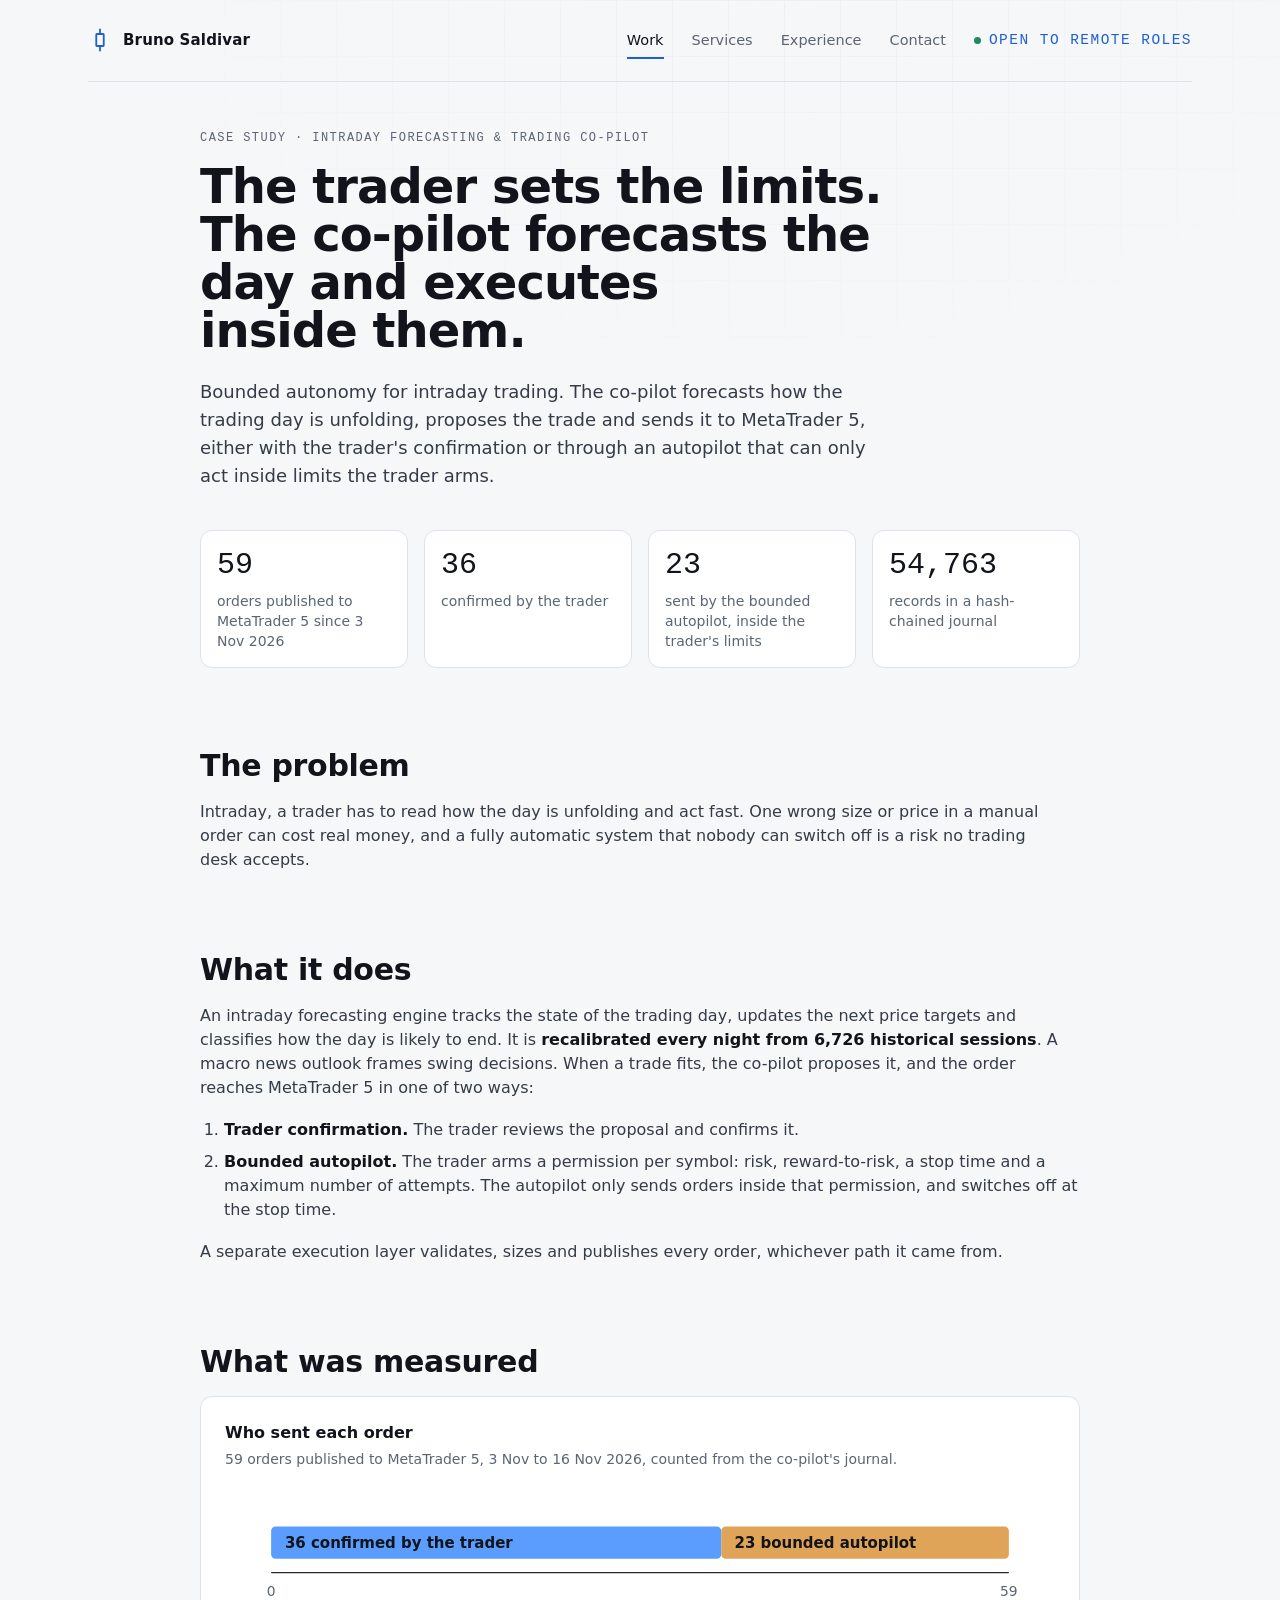
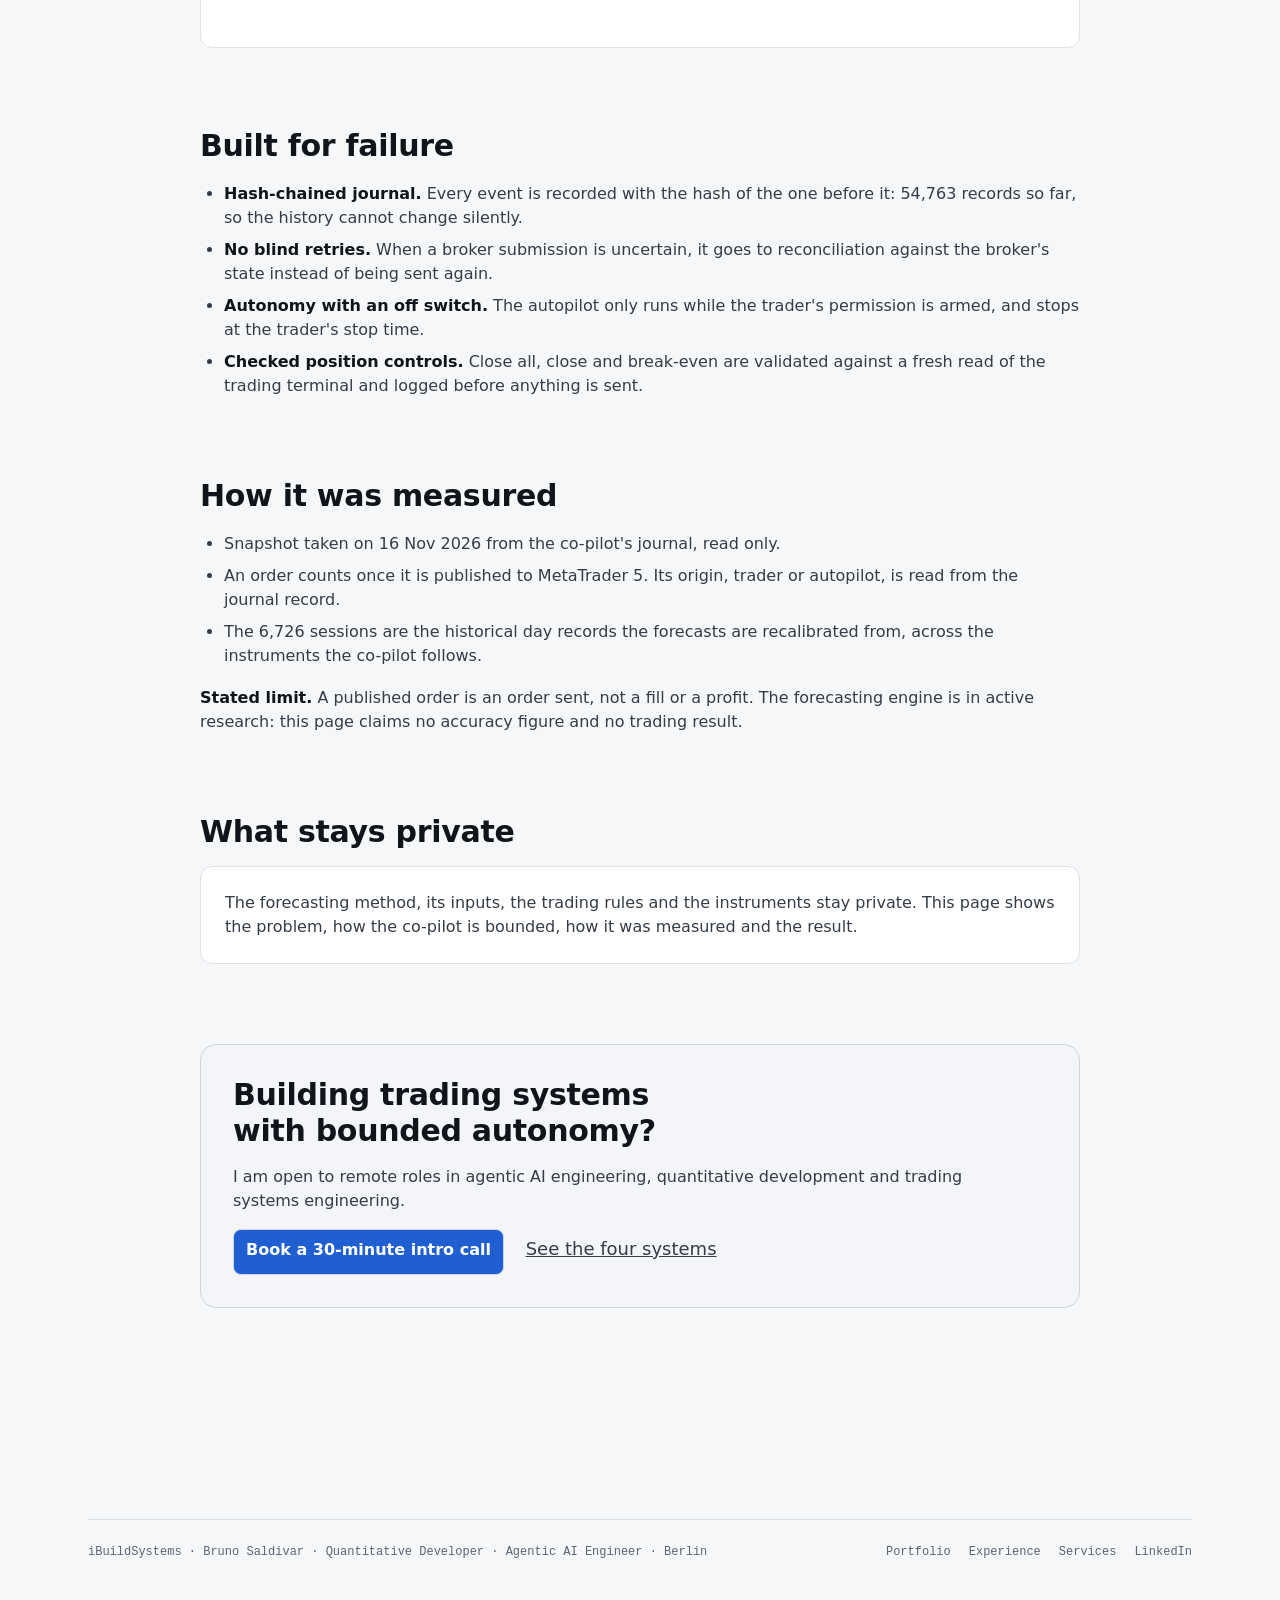
<file: cases/copilot/index.html>
<!DOCTYPE html>
<html lang="en">
<head>
<meta charset="utf-8">
<meta name="viewport" content="width=device-width, initial-scale=1">
<title>Case study: an intraday forecasting co-pilot that executes only inside the trader's limits | I Build Systems</title>
<meta name="description" content="How the Intraday Forecasting &amp; Trading Co-pilot forecasts the trading day and sends orders to MetaTrader 5 only inside limits the trader sets: 59 orders, 36 confirmed by the trader, 23 by a bounded autopilot.">
<link rel="canonical" href="https://ibuildsystems.work/cases/copilot/">
<link rel="icon" href="/favicon.svg?v=2" type="image/svg+xml">
<meta property="og:type" content="article">
<meta property="og:site_name" content="iBuildSystems">
<meta property="og:url" content="https://ibuildsystems.work/cases/copilot/">
<meta property="og:title" content="Case study: an intraday forecasting co-pilot that executes only inside the trader's limits">
<meta property="og:description" content="Bounded autonomy for trading: 59 orders to MetaTrader 5 since 3 Nov 2026, 36 confirmed by the trader and 23 sent by an autopilot inside limits the trader arms per symbol.">
<meta property="og:image" content="https://ibuildsystems.work/og-card.png">
<meta name="twitter:card" content="summary_large_image">
<link rel="stylesheet" href="/site.css">
<style>
  .study { max-width: 880px; margin: 0 auto; padding: 48px 0 96px; }
  .study .eyebrow { font-family: var(--mono); font-size: 12px; line-height: 16px; letter-spacing: .12em; text-transform: uppercase; color: var(--dim); margin: 0 0 16px; }
  .study h1 { font-size: 48px; line-height: 1; letter-spacing: -0.02em; font-weight: 600; margin: 0 0 24px; max-width: 760px; text-wrap: balance; }
  .study .sub { font-size: 18px; line-height: 28px; color: var(--soft); max-width: 680px; margin: 0 0 40px; text-wrap: pretty; }
  .study h2 { font-size: 30px; line-height: 36px; font-weight: 600; letter-spacing: -0.01em; margin: 80px 0 16px; text-wrap: balance; }
  .study p, .study li { font-size: 16px; line-height: 24px; color: var(--soft); text-wrap: pretty; }
  .study ol, .study ul { padding-left: 24px; }
  .study li { margin: 0 0 8px; }
  .study b { color: var(--fg); }
  .kpis { display: grid; grid-template-columns: repeat(4, 1fr); gap: 16px; }
  .kpi { background: var(--panel); border: 1px solid var(--hair); border-radius: 12px; padding: 16px; }
  .kpi b { display: block; font-family: var(--mono); font-weight: 500; font-size: 30px; line-height: 36px; color: var(--fg); }
  .kpi span { display: block; margin-top: 8px; font-size: 14px; line-height: 20px; color: var(--dim); }
  .chart { background: var(--panel); border: 1px solid var(--hair); border-radius: 12px; padding: 24px; }
  .chart h3 { margin: 0 0 4px; font-size: 16px; line-height: 24px; font-weight: 600; color: var(--fg); }
  .chart .note { margin: 0 0 16px; font-size: 14px; line-height: 20px; color: var(--dim); }
  .chart svg { width: 100%; height: auto; display: block; }
  .chart svg text { font-family: var(--sans); fill: var(--soft); font-size: 13px; }
  .chart svg .lab { fill: var(--fg); font-weight: 600; }
  .chart svg .ax { fill: var(--dim); font-size: 12px; }
  .chart .mark:hover { opacity: .85; }
  .private { background: var(--panel); border: 1px solid var(--hair); border-radius: 12px; padding: 24px; }
  .cta { margin-top: 80px; background: var(--panel-2); border: 1px solid var(--hair-2); border-radius: 16px; padding: 32px; }
  .cta h2 { margin-top: 0; }
  .cta .btn { display: inline-block; margin-top: 16px; padding: 8px 12px; border-radius: 8px; background: var(--signal); color: var(--signal-ink); font-weight: 600; font-size: 16px; line-height: 24px; text-decoration: none; transition: transform 300ms cubic-bezier(0.22,1,0.36,1); }
  .cta .btn:hover { transform: translateY(-1px); }
  .cta .btn:active { transform: scale(0.98); }
  .cta .btn:focus-visible { outline: 2px solid var(--fg); outline-offset: 4px; }
  .cta .alt { margin-left: 16px; color: var(--soft); }
  .src { font-size: 14px; line-height: 20px; color: var(--dim); }
  @media (max-width: 760px) {
    .study h1 { font-size: 36px; line-height: 40px; }
    .kpis { grid-template-columns: repeat(2, 1fr); }
    .study h2 { font-size: 24px; line-height: 32px; margin-top: 64px; }
  }
</style>
</head>
<body>
<a class="skip" href="#main">Skip to content</a>

<div class="wrap">
  <header class="site-head">
    <a class="brand" href="/" aria-label="Bruno Saldivar, home">
      <svg width="24" height="24" viewBox="0 0 32 32" fill="none" stroke-width="2.4" stroke-linecap="round" aria-hidden="true">
        <path d="M16 2 L16 8"/><rect x="11" y="8" width="10" height="16" rx="1"/><path d="M16 24 L16 30"/>
      </svg>
      Bruno Saldivar
    </a>
    <nav class="site-nav" aria-label="Main">
      <a href="/portfolio/" aria-current="page">Work</a>
      <a href="/services/">Services</a>
      <a href="/experience/">Experience</a>
      <a href="/#hire">Contact</a>
      <a class="status" href="/#hire"><span class="dot" aria-hidden="true"></span>Open to remote roles</a>
    </nav>
  </header>
</div>

<main id="main" class="wrap">
<article class="study">

  <p class="eyebrow">Case study · Intraday Forecasting &amp; Trading Co-pilot</p>
  <h1>The trader sets the limits.<br>The co-pilot forecasts the day and executes inside&nbsp;them.</h1>
  <p class="sub">Bounded autonomy for intraday trading. The co-pilot forecasts how the trading day is unfolding, proposes the trade and sends it to MetaTrader 5, either with the trader's confirmation or through an autopilot that can only act inside limits the trader arms.</p>

  <div class="kpis" role="list">
    <div class="kpi" role="listitem"><b>59</b><span>orders published to MetaTrader 5 since 3 Nov 2026</span></div>
    <div class="kpi" role="listitem"><b>36</b><span>confirmed by the trader</span></div>
    <div class="kpi" role="listitem"><b>23</b><span>sent by the bounded autopilot, inside the trader's limits</span></div>
    <div class="kpi" role="listitem"><b>54,763</b><span>records in a hash-chained journal</span></div>
  </div>

  <h2>The problem</h2>
  <p>Intraday, a trader has to read how the day is unfolding and act fast. One wrong size or price in a manual order can cost real money, and a fully automatic system that nobody can switch off is a risk no trading desk accepts.</p>

  <h2>What it does</h2>
  <p>An intraday forecasting engine tracks the state of the trading day, updates the next price targets and classifies how the day is likely to end. It is <b>recalibrated every night from 6,726 historical sessions</b>. A macro news outlook frames swing decisions. When a trade fits, the co-pilot proposes it, and the order reaches MetaTrader 5 in one of two ways:</p>
  <ol>
    <li><b>Trader confirmation.</b> The trader reviews the proposal and confirms it.</li>
    <li><b>Bounded autopilot.</b> The trader arms a permission per symbol: risk, reward-to-risk, a stop time and a maximum number of attempts. The autopilot only sends orders inside that permission, and switches off at the stop time.</li>
  </ol>
  <p>A separate execution layer validates, sizes and publishes every order, whichever path it came from.</p>

  <h2>What was measured</h2>
  <div class="chart">
    <h3>Who sent each order</h3>
    <p class="note">59 orders published to MetaTrader 5, 3 Nov to 16 Nov 2026, counted from the co-pilot's journal.</p>
    <svg viewBox="0 0 720 120" role="img" aria-labelledby="ch-t ch-d">
      <title id="ch-t">Orders by origin</title>
      <desc id="ch-d">Of 59 orders, 36 were confirmed by the trader, 61 percent, and 23 were sent by the bounded autopilot, 39 percent.</desc>
      <rect class="mark" x="40" y="36" width="390.5" height="28" rx="4" fill="#5b9dff"><title>36 of 59 orders confirmed by the trader: 61%</title></rect>
      <rect class="mark" x="430.5" y="36" width="249.5" height="28" rx="4" fill="#e0a458"><title>23 of 59 orders sent by the bounded autopilot: 39%</title></rect>
      <text class="lab" x="52" y="55">36 confirmed by the trader</text>
      <text class="lab" x="442" y="55">23 bounded autopilot</text>
      <line x1="40" y1="76" x2="680" y2="76" stroke="#242a33"/>
      <text class="ax" x="40" y="96" text-anchor="middle">0</text>
      <text class="ax" x="680" y="96" text-anchor="middle">59</text>
    </svg>
  </div>

  <h2>Built for failure</h2>
  <ul>
    <li><b>Hash-chained journal.</b> Every event is recorded with the hash of the one before it: 54,763 records so far, so the history cannot change silently.</li>
    <li><b>No blind retries.</b> When a broker submission is uncertain, it goes to reconciliation against the broker's state instead of being sent again.</li>
    <li><b>Autonomy with an off switch.</b> The autopilot only runs while the trader's permission is armed, and stops at the trader's stop time.</li>
    <li><b>Checked position controls.</b> Close all, close and break-even are validated against a fresh read of the trading terminal and logged before anything is sent.</li>
  </ul>

  <h2>How it was measured</h2>
  <ul>
    <li>Snapshot taken on 16 Nov 2026 from the co-pilot's journal, read only.</li>
    <li>An order counts once it is published to MetaTrader 5. Its origin, trader or autopilot, is read from the journal record.</li>
    <li>The 6,726 sessions are the historical day records the forecasts are recalibrated from, across the instruments the co-pilot follows.</li>
  </ul>
  <p class="src"><b>Stated limit.</b> A published order is an order sent, not a fill or a profit. The forecasting engine is in active research: this page claims no accuracy figure and no trading result.</p>

  <h2>What stays private</h2>
  <div class="private">
    <p>The forecasting method, its inputs, the trading rules and the instruments stay private. This page shows the problem, how the co-pilot is bounded, how it was measured and the result.</p>
  </div>

  <section class="cta" aria-labelledby="cta-title">
    <h2 id="cta-title">Building trading systems with bounded autonomy?</h2>
    <p>I am open to remote roles in agentic AI engineering, quantitative development and trading systems engineering.</p>
    <a class="btn" href="https://calendly.com/bru-lets-talk/30min?utm_source=ibuildsystems.work&amp;utm_medium=website&amp;utm_campaign=inbound_intro&amp;utm_content=case_copilot">Book a 30-minute intro call</a>
    <a class="alt" href="/portfolio/#copilot">See the four systems</a>
  </section>

</article>
</main>

<div class="wrap">
  <footer class="site-foot">
    <span>iBuildSystems · Bruno Saldivar · Quantitative Developer · Agentic AI Engineer · Berlin</span>
    <nav aria-label="Footer">
      <a href="/portfolio/">Portfolio</a>
      <a href="/experience/">Experience</a>
      <a href="/services/">Services</a>
      <a href="https://www.linkedin.com/in/bru-algo-trader/">LinkedIn</a>
    </nav>
  </footer>
</div>

<script src="/site.js" defer></script>
<!-- Cloudflare Web Analytics -->
<script type='module' src='https://static.cloudflareinsights.com/beacon.min.js' data-cf-beacon='{"token": "364377fd8b194d08bdee4b9dc2653172"}'></script>
<!-- End Cloudflare Web Analytics -->
</body>
</html>
</file>
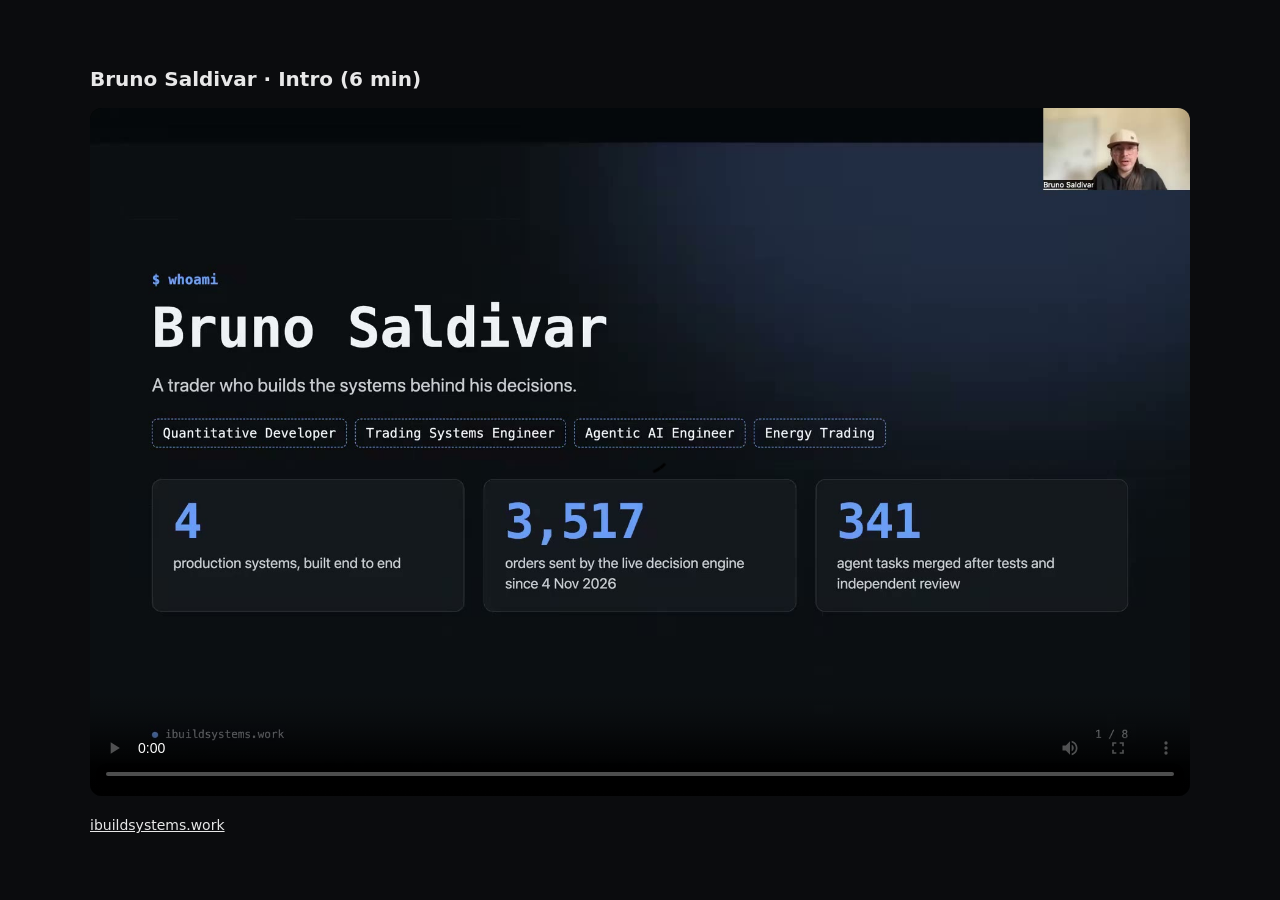
<file: v/3f37d4404d75/index.html>
<!doctype html>
<html lang="en">
<head>
<meta charset="utf-8">
<meta name="viewport" content="width=device-width,initial-scale=1">
<meta name="robots" content="noindex,nofollow,noarchive">
<title>Bruno Saldivar · Intro</title>
<link rel="icon" href="/favicon.svg">
<style>
body{margin:0;background:#0b0c0e;color:#e8e8e8;font:16px/1.5 system-ui,-apple-system,sans-serif;display:flex;min-height:100vh;align-items:center;justify-content:center}
main{width:min(1100px,94vw);padding:24px 0}
h1{font-size:20px;font-weight:600;margin:0 0 14px}
video{width:100%;border-radius:12px;background:#000}
p{color:#9a9ca3;font-size:14px;margin:12px 0 0}
a{color:#e8e8e8}
</style>
</head>
<body>
<main>
<h1>Bruno Saldivar · Intro (6 min)</h1>
<video controls preload="metadata" poster="poster.jpg" playsinline>
<source src="intro.mp4" type="video/mp4">
</video>
<p><a href="https://ibuildsystems.work/">ibuildsystems.work</a></p>
</main>
</body>
</html>
</file>
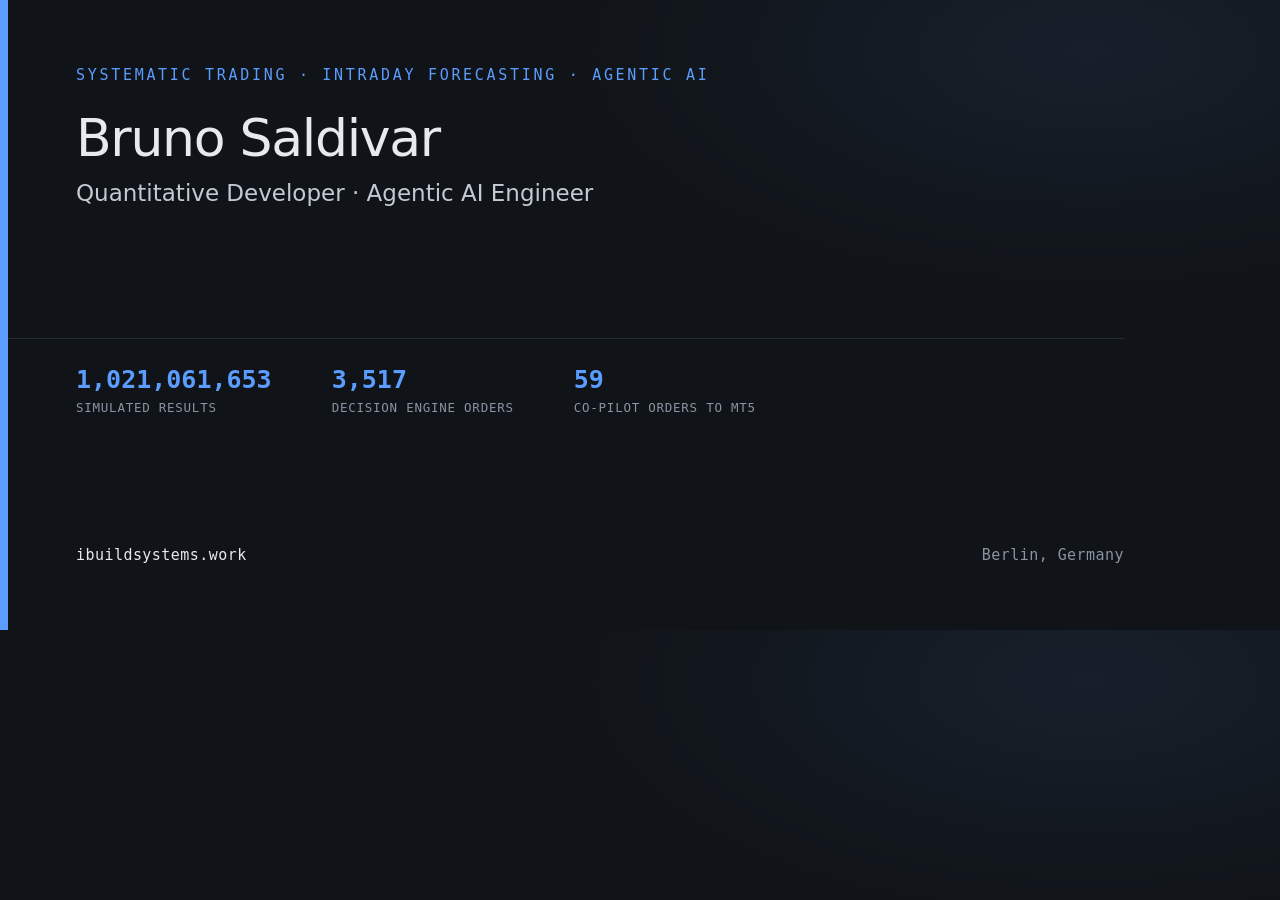
<file: og-card.source.html>
<!-- Fuente de og-card.png (1200x630). Elegida por Bru entre 10 borradores,
     Telegram 2026-08-01. Texto = lo canonico compartido con LinkedIn y el CV.
     Regenerar: Chrome --headless --window-size=1200,630 --screenshot=og-card.png
     2026-10-07, Bru: kicker y rol alineados con el titular nuevo; cifras remedidas ese dia.
     2026-10-15: 857 test files y 243 endpoints remedidos (BORRADOR, sin push).
     2026-10-19: 883 test files remedidos sobre la app viva 6e3242acf8; 243 endpoints sin cambio.
     2026-10-30: 1,043 test files remedidos (measureAll) sobre la app viva 176c75edc; 243 endpoints sin cambio.
     2026-11-16: cifras de resultado (CAPACIDADES Delta 16-nov): 3,517 ordenes del Decision Engine, 59 ordenes del co-pilot; fuera test files y endpoints.
     2026-10-20: rol = titulo provisional comun a todas las paginas (pedido de Bru, 20-oct). -->
<!DOCTYPE html><html><head><meta charset="utf-8"><style>
:root{--bg:#101317;--panel:#171b21;--fg:#e6e9ee;--dim:#8994a3;--hair:#242a33;--signal:#5b9dff;
--sans:system-ui,-apple-system,"Helvetica Neue",Arial,sans-serif;
--mono:ui-monospace,"SF Mono",Menlo,monospace}
*{box-sizing:border-box;margin:0}
body{width:1200px;height:630px;background:var(--bg);color:var(--fg);font-family:var(--sans);
 display:flex;flex-direction:column;padding:66px 76px;
 background-image:radial-gradient(900px 420px at 85% 8%,rgba(91,157,255,.09),transparent 62%)}
.kick{font-family:var(--mono);font-size:15px;color:var(--signal);letter-spacing:.18em;text-transform:uppercase}
.name{font-size:52px;font-weight:500;letter-spacing:-.025em}
.role{font-size:23px;color:#c3cad4;font-weight:400}
.fig{font-family:var(--mono)}
.fig b{display:block;font-size:25px;color:var(--signal);font-variant-numeric:tabular-nums;font-weight:600}
.fig span{display:block;font-size:12.5px;color:var(--dim);letter-spacing:.06em;margin-top:6px}
.foot{font-family:var(--mono);font-size:15px;color:var(--dim);letter-spacing:.03em}
.foot b{color:var(--fg);font-weight:500}
body{justify-content:space-between;padding-left:0}
.bar{position:absolute;left:0;top:0;bottom:0;width:8px;background:var(--signal)}
.pad{padding-left:76px}</style></head><body style="position:relative">
<div class="bar"></div>
<div class="pad"><p class="kick">Systematic Trading · Intraday Forecasting · Agentic AI</p><p class="name" style="margin:24px 0 12px">Bruno Saldivar</p><p class="role">Quantitative Developer · Agentic AI Engineer</p></div>
<div class="pad" style="padding-top:26px;border-top:1px solid var(--hair)"><div style="display:flex;gap:60px"><div class="fig"><b>1,021,061,653</b><span>SIMULATED RESULTS</span></div><div class="fig"><b>3,517</b><span>DECISION ENGINE ORDERS</span></div><div class="fig"><b>59</b><span>CO-PILOT ORDERS TO MT5</span></div></div></div>
<div class="pad foot" style="display:flex;justify-content:space-between"><b>ibuildsystems.work</b><span>Berlin, Germany</span></div></body></html>
</file>
<file: site.css>
/* Shared by Home, Portfolio and Services. Palette and type: graphite / panel / fg / dim / signal,
   with a light variant (Portfolio pins the dark one in its own <style>). */
:root {
  --bg: #101317;
  --bg-2: #0d1014;
  --panel: #171b21;
  --panel-2: #1b2028;
  --fg: #e6e9ee;
  --soft: #c3cad4;
  --dim: #8994a3;
  --hair: #242a33;
  --hair-2: #2f3743;
  --signal: #5b9dff;
  --signal-ink: #0b1220;
  --signal-glow: rgba(91, 157, 255, .28);
  --lit: #1d2a3f;
  --ok: #3fb989;
  --warn: #e0a84a;
  --shadow: 0 30px 80px rgba(0, 0, 0, .35);

  --sans: system-ui, -apple-system, "Segoe UI Variable Text", "Segoe UI", Inter, Roboto,
          "Helvetica Neue", Arial, sans-serif;
  --mono: ui-monospace, "SF Mono", "Cascadia Mono", "Segoe UI Mono", Menlo, Consolas,
          "Roboto Mono", monospace;
  --max: 1200px;
  --gut: clamp(20px, 5vw, 48px);
  color-scheme: dark light;
}

@media (prefers-color-scheme: light) {
  :root {
    --bg: #f6f7f9;
    --bg-2: #eef1f5;
    --panel: #ffffff;
    --panel-2: #f3f5f8;
    --fg: #11151b;
    --soft: #343c47;
    --dim: #5b6573;
    --hair: #dde2e8;
    --hair-2: #cdd4dd;
    --signal: #1f5fd1;
    --signal-ink: #ffffff;
    --signal-glow: rgba(31, 95, 209, .2);
    --lit: #e4edfb;
    --ok: #1d8a5f;
    --warn: #a86b10;
    --shadow: 0 30px 70px rgba(20, 30, 50, .10);
  }
}

* { box-sizing: border-box; }
html { scroll-behavior: smooth; -webkit-text-size-adjust: 100%; }
/* line-height 1.7 or more on running text: the owner reads with astigmatism */
body {
  margin: 0;
  background: var(--bg);
  color: var(--fg);
  font-family: var(--sans);
  font-size: 18px;
  line-height: 1.7;
  -webkit-font-smoothing: antialiased;
  overflow-x: hidden;
}
/* faint engineering grid behind the top of the page */
body::before {
  content: "";
  position: absolute; inset: 0 0 auto 0; height: 900px; z-index: -1; pointer-events: none;
  background:
    linear-gradient(var(--hair) 1px, transparent 1px) 0 0 / 56px 56px,
    linear-gradient(90deg, var(--hair) 1px, transparent 1px) 0 0 / 56px 56px;
  opacity: .35;
  mask-image: radial-gradient(ellipse 70% 60% at 60% 0%, #000 0%, transparent 75%);
  -webkit-mask-image: radial-gradient(ellipse 70% 60% at 60% 0%, #000 0%, transparent 75%);
}

a { color: inherit; }
img { max-width: 100%; display: block; }
h1, h2, h3, h4, p { margin: 0; }

.wrap { max-width: var(--max); margin: 0 auto; padding: 0 var(--gut); }

.skip {
  position: absolute; left: 12px; top: -60px; z-index: 50;
  background: var(--signal); color: var(--signal-ink); padding: 10px 14px; border-radius: 6px;
  font-weight: 600; text-decoration: none;
}
.skip:focus { top: 12px; }

:focus-visible { outline: 2px solid var(--signal); outline-offset: 3px; border-radius: 4px; }

.sr-only {
  position: absolute; width: 1px; height: 1px; padding: 0; margin: -1px;
  overflow: hidden; clip: rect(0 0 0 0); white-space: nowrap; border: 0;
}

/* ---------- header ---------- */
.site-head {
  display: flex; align-items: center; justify-content: space-between; gap: 16px;
  padding: 22px 0; border-bottom: 1px solid var(--hair);
}
.brand {
  display: flex; align-items: center; gap: 11px; text-decoration: none;
  font-weight: 650; font-size: 15px; letter-spacing: .01em; white-space: nowrap;
}
.brand svg { stroke: var(--signal); flex: none; transition: transform .3s cubic-bezier(.16, .8, .3, 1); }
.brand:hover svg { transform: translateY(-2px); }
.site-nav { display: flex; align-items: center; gap: clamp(14px, 3vw, 28px); flex-wrap: wrap; }
.site-nav a {
  color: var(--dim); text-decoration: none; font-size: 14.5px;
  padding: 6px 0; transition: color .2s ease;
}
.site-nav a:hover, .site-nav a[aria-current="page"] { color: var(--fg); }
.site-nav a[aria-current="page"] { box-shadow: inset 0 -2px 0 var(--signal); }
.status {
  font-family: var(--mono); font-size: 11.5px; color: var(--signal);
  letter-spacing: .1em; text-transform: uppercase;
  display: inline-flex; align-items: center; gap: 8px; text-decoration: none;
}
.site-nav a.status { color: var(--signal); }
.dot { width: 7px; height: 7px; border-radius: 50%; background: var(--ok); flex: none; animation: beat 2.6s ease-in-out infinite; }
@keyframes beat { 0%, 100% { transform: scale(1); opacity: 1 } 50% { transform: scale(1.5); opacity: .45 } }

/* ---------- type helpers ---------- */
.eyebrow {
  font-family: var(--mono); font-size: 12.5px; color: var(--signal);
  letter-spacing: .14em; text-transform: uppercase; line-height: 1.6;
}
.kicker {
  font-family: var(--mono); font-size: 12px; letter-spacing: .18em; text-transform: uppercase;
  color: var(--dim); font-weight: 400;
}
.h2 {
  font-size: clamp(28px, 4vw, 44px); line-height: 1.12; letter-spacing: -.025em; font-weight: 700;
  margin: 12px 0 0; max-width: 24ch;
}
.lead { color: var(--soft); font-size: clamp(17px, 1.6vw, 20px); line-height: 1.7; max-width: 60ch; }
.section { padding: clamp(64px, 9vw, 120px) 0 0; }
.section-head { margin-bottom: clamp(28px, 4vw, 44px); }
.section-head .lead { margin-top: 16px; }

/* ---------- hero ---------- */
.hero {
  display: grid; grid-template-columns: minmax(0, 1fr) minmax(0, 440px);
  gap: clamp(32px, 5vw, 72px); align-items: center;
  padding: clamp(40px, 6vw, 84px) 0 0;
}
.who-chip { display: flex; align-items: center; gap: 14px; margin-bottom: 26px; }
.who-chip img {
  width: 56px; height: 56px; border-radius: 50%; object-fit: cover; object-position: center 15%;
  border: 1px solid var(--hair-2);
}
.who-chip .who { font-size: 14.5px; line-height: 1.6; color: var(--dim); }
.who-chip .who b { display: block; color: var(--fg); font-weight: 600; font-size: 16px; }
.hero h1 {
  margin-top: 14px;
  font-size: clamp(34px, 3.7vw, 46px); line-height: 1.12; letter-spacing: -.03em; font-weight: 750;
  max-width: 24ch;
}
.hero h1 em { font-style: normal; color: var(--signal); }
.hero .line { margin-top: 22px; color: var(--soft); font-size: clamp(17px, 1.7vw, 20px); line-height: 1.7; max-width: 50ch; }

.doors { display: grid; grid-template-columns: repeat(3, minmax(0, 1fr)); gap: 12px; margin-top: 32px; max-width: 680px; }
.door {
  position: relative; display: flex; flex-direction: column; gap: 4px;
  padding: 15px 16px 14px; border: 1px solid var(--hair-2); border-radius: 10px;
  background: var(--panel); text-decoration: none;
  transition: border-color .25s ease, transform .25s ease, background-color .25s ease;
}
.door b { font-size: 16px; font-weight: 650; display: flex; align-items: center; justify-content: space-between; gap: 8px; }
.door b::after { content: "→"; color: var(--signal); transition: transform .25s ease; }
.door span { font-size: 13.5px; color: var(--dim); line-height: 1.55; }
.door:hover { border-color: var(--signal); transform: translateY(-2px); }
.door:hover b::after { transform: translateX(3px); }
.door.primary { background: var(--signal); border-color: var(--signal); color: var(--signal-ink); }
.door.primary span { color: var(--signal-ink); opacity: .85; }
.door.primary b::after { color: var(--signal-ink); }
/* beside the index the hero column is narrow: the doors stack as rows */
@media (min-width: 1061px) {
  .hero .doors { grid-template-columns: 1fr; gap: 10px; max-width: 460px; }
  .hero .door { padding: 13px 16px; }
}

/* the four systems at a glance, beside the headline */
.hero-index {
  border: 1px solid var(--hair-2); border-radius: 14px; box-shadow: var(--shadow);
  background: radial-gradient(ellipse 80% 50% at 50% 0%, var(--signal-glow), transparent 70%), var(--panel);
  padding: 20px 20px 8px;
}
.hero-index .kicker { font-size: 11px; letter-spacing: .14em; padding: 0 4px 12px; border-bottom: 1px solid var(--hair); }
.hero-index ol { list-style: none; margin: 0; padding: 0; }
.hero-index li + li { border-top: 1px solid var(--hair); }
.hero-index a {
  display: grid; grid-template-columns: 34px minmax(0, 1fr); column-gap: 10px;
  padding: 15px 4px; text-decoration: none; border-radius: 8px;
}
.hero-index .i {
  grid-row: span 2; font-family: var(--mono); font-size: 12px; color: var(--dim); padding-top: 3px;
  animation: idx 10s ease-in-out infinite; animation-delay: calc(var(--i) * 2.5s);
}
.hero-index b { font-size: 16px; font-weight: 650; line-height: 1.45; transition: color .2s ease; }
.hero-index .d { font-size: 13.5px; color: var(--dim); line-height: 1.6; margin-top: 2px; }
.hero-index a:hover b { color: var(--signal); }
@keyframes idx { 0%, 22%, 100% { color: var(--dim); } 6%, 16% { color: var(--signal); } }

/* ---------- the four systems ---------- */
.syslist { display: grid; gap: clamp(20px, 3vw, 28px); }
.sys {
  display: grid; grid-template-columns: minmax(0, 1fr) minmax(0, 440px);
  gap: clamp(24px, 4vw, 56px); align-items: center;
  border: 1px solid var(--hair-2); border-radius: 16px; background: var(--panel);
  padding: clamp(22px, 3.6vw, 44px);
}
.sys-tag {
  display: flex; flex-wrap: wrap; align-items: center; gap: 4px 12px;
  font-family: var(--mono); font-size: 12px; letter-spacing: .1em; text-transform: uppercase;
  color: var(--signal); line-height: 1.6;
}
.sys-n {
  display: inline-grid; place-items: center; width: 30px; height: 30px; border-radius: 50%;
  border: 1px solid var(--hair-2); color: var(--fg); letter-spacing: 0;
}
.sys h3 { font-size: clamp(23px, 2.5vw, 31px); letter-spacing: -.02em; line-height: 1.22; margin-top: 12px; }
.sys-sub { margin-top: 10px; font-size: 15px; color: var(--soft); line-height: 1.75; max-width: 62ch; }
.sys-sub i { font-style: normal; color: var(--dim); }
.pw { margin: 22px 0 0; display: grid; gap: 16px; }
.pw div { border-left: 2px solid var(--hair-2); padding-left: 16px; }
.pw div + div { border-left-color: var(--signal); }
.pw dt { font-family: var(--mono); font-size: 11.5px; letter-spacing: .14em; text-transform: uppercase; color: var(--dim); line-height: 1.6; }
.pw dd { margin: 4px 0 0; font-size: 17px; line-height: 1.7; color: var(--fg); max-width: 58ch; }
.badge {
  display: inline-flex; align-items: center; margin-top: 20px;
  font-size: 13.5px; font-weight: 600; color: var(--ok); line-height: 1.4;
  border: 1px solid var(--hair-2); border-radius: 999px; padding: 6px 13px;
}
.kf {
  display: flex; flex-wrap: wrap; align-items: baseline; gap: 4px 14px;
  margin-top: 22px; padding-top: 18px; border-top: 1px solid var(--hair);
}
.kf b {
  font-family: var(--mono); font-size: clamp(28px, 3vw, 36px); font-weight: 500; color: var(--fg);
  letter-spacing: -.02em; white-space: nowrap; font-variant-numeric: tabular-nums; line-height: 1.2;
}
.kf span { flex: 1 1 220px; font-size: 15px; color: var(--soft); line-height: 1.7; }
/* a key fact said in words instead of a number, with the same visual weight */
.kf-words span { font-size: clamp(18px, 1.8vw, 21px); font-weight: 600; color: var(--fg); line-height: 1.6; max-width: 40ch; }
.origin { margin-top: 16px; font-size: 15.5px; color: var(--soft); line-height: 1.75; max-width: 60ch; }
.sys .fine { margin-top: 12px; font-size: 13.5px; color: var(--dim); line-height: 1.7; }
.sys .more {
  display: inline-block; margin-top: 18px; font-weight: 600; font-size: 15.5px;
  color: var(--signal); text-decoration: none;
}
.sys .more:hover { text-decoration: underline; text-underline-offset: 4px; }
@media (min-width: 1061px) {
  .sys:nth-child(even) > .dg-card { order: -1; }
}

/* key terms in plain words (Portfolio) */
.terms { grid-column: 1 / -1; border-top: 1px solid var(--hair); padding-top: 22px; }
.terms h4 { font-family: var(--mono); font-size: 12px; letter-spacing: .16em; text-transform: uppercase; color: var(--dim); font-weight: 400; }
.terms dl { display: grid; grid-template-columns: repeat(2, minmax(0, 1fr)); gap: 16px 36px; margin: 14px 0 0; }
.terms dt { font-weight: 650; font-size: 15.5px; color: var(--fg); line-height: 1.5; }
.terms dd { margin: 3px 0 0; font-size: 15px; color: var(--soft); line-height: 1.7; }

/* evidence for technical readers (Portfolio) */
.evidence { grid-column: 1 / -1; border: 1px solid var(--hair-2); border-radius: 12px; background: var(--bg-2); }
.evidence summary {
  cursor: pointer; list-style: none; display: flex; align-items: center; justify-content: space-between; gap: 12px;
  padding: 15px 18px; font-family: var(--mono); font-size: 12.5px; letter-spacing: .1em; text-transform: uppercase;
  color: var(--signal); line-height: 1.5;
}
.evidence summary::-webkit-details-marker { display: none; }
.evidence summary::after { content: "+"; font-size: 20px; line-height: 1; transition: transform .25s ease; }
.evidence[open] summary::after { transform: rotate(45deg); }
.evidence summary:hover { color: var(--fg); }
.ev-body { padding: 4px 18px 22px; border-top: 1px solid var(--hair); }
.ev-body > p, .ev-body li { font-size: 15.5px; color: var(--soft); line-height: 1.75; }
.ev-body > p { margin-top: 16px; max-width: 88ch; }
.ev-body ul { margin: 16px 0 0; padding-left: 20px; display: grid; gap: 8px; max-width: 92ch; }
.ev-body b { color: var(--fg); font-weight: 600; font-variant-numeric: tabular-nums; }

/* ---------- diagrams: one per system, CSS-animated; JS only pauses them ---------- */
.dg-card {
  margin: 0; width: 100%; max-width: 460px; justify-self: center;
  border: 1px solid var(--hair-2); border-radius: 14px;
  background: radial-gradient(ellipse 80% 45% at 50% 0%, var(--signal-glow), transparent 70%), var(--bg-2);
  padding: 12px 12px 12px;
}
.dg-top {
  display: flex; align-items: center; justify-content: space-between; gap: 12px;
  padding: 2px 4px 10px; border-bottom: 1px solid var(--hair); margin-bottom: 6px;
}
.dg-top .kicker { font-size: 11px; letter-spacing: .14em; }
.dg-pp {
  font: 500 11px/1 var(--mono); letter-spacing: .08em; text-transform: uppercase;
  color: var(--dim); background: transparent; border: 1px solid var(--hair-2); border-radius: 999px;
  padding: 7px 11px; cursor: pointer; min-height: 30px;
}
.dg-pp:hover { color: var(--fg); border-color: var(--dim); }
.dg-card figcaption { margin: 8px 4px 0; font-size: 13px; color: var(--dim); line-height: 1.65; }

.dg { --step: 1.15s; display: block; width: 100%; height: auto; }
.dg text { font-family: var(--sans); fill: var(--fg); }
.dg .t { font-size: 15px; font-weight: 650; text-anchor: middle; }
.dg .s { font-size: 12px; fill: var(--dim); text-anchor: middle; }
.dg .m { font-family: var(--mono); font-size: 10px; letter-spacing: .08em; fill: var(--dim); text-transform: uppercase; }
.dg .kn { font-family: var(--mono); font-size: 11px; font-weight: 600; fill: var(--dim); text-anchor: middle; }
.dg .bx { fill: var(--panel-2); stroke: var(--hair-2); stroke-width: 1.3; }
.dg .bx.hu { stroke: var(--warn); stroke-dasharray: 5 4; }
.dg .bx.end { stroke: var(--signal); stroke-width: 1.6; }
.dg .k { fill: var(--bg-2); stroke: var(--hair-2); stroke-width: 1.3; }
.dg .ws { fill: none; stroke: var(--hair-2); stroke-width: 1.2; stroke-dasharray: 4 4; }
.dg .gate { fill: var(--panel-2); stroke: var(--ok); stroke-width: 1.3; }
.dg .gate.re { stroke: var(--warn); }
.dg .gl { font-family: var(--mono); font-size: 11px; text-anchor: middle; fill: var(--ok); letter-spacing: .03em; }
.dg .gl.re { fill: var(--warn); }
.dg .cn { fill: none; stroke: var(--signal); stroke-width: 1.6; stroke-linecap: round; opacity: .5; stroke-dasharray: 4 5; }
.dg .cn.alt { stroke: var(--dim); }
.dg .cn.warn { stroke: var(--warn); }

/* the pulse: each step lights up in turn (--i = its position, --n = steps in the diagram) */
.dg .st > .bx, .dg .st > .gate {
  animation: dg-lit calc(var(--n) * var(--step)) ease-in-out infinite;
  animation-delay: calc(var(--i) * var(--step));
}
.dg .st > .k {
  animation: dg-k calc(var(--n) * var(--step)) ease-in-out infinite;
  animation-delay: calc(var(--i) * var(--step));
}
.dg .cn {
  animation: dg-flow 1.4s linear infinite, dg-cn calc(var(--n) * var(--step)) ease-in-out infinite;
  animation-delay: 0s, calc((var(--i) - .45) * var(--step));
}
@keyframes dg-lit { 0%, 15%, 100% { fill: var(--panel-2); stroke-width: 1.3; } 5%, 10% { fill: var(--lit); stroke-width: 2.2; } }
@keyframes dg-k { 0%, 15%, 100% { stroke: var(--hair-2); } 5%, 10% { stroke: var(--signal); } }
@keyframes dg-cn { 0%, 16%, 100% { opacity: .45; } 6%, 11% { opacity: 1; } }
@keyframes dg-flow { to { stroke-dashoffset: -18; } }
.dg-card.paused .dg *, .dg-card.idle .dg * { animation-play-state: paused; }

/* ---------- how I work ---------- */
.how { display: grid; grid-template-columns: repeat(4, minmax(0, 1fr)); gap: 18px; counter-reset: how; list-style: none; padding: 0; margin: 0; }
.how li { border-top: 2px solid var(--hair-2); padding-top: 16px; counter-increment: how; }
.how li::before { content: "0" counter(how); font-family: var(--mono); font-size: 12px; color: var(--signal); letter-spacing: .1em; }
.how h3 { font-size: 17px; margin: 8px 0 6px; letter-spacing: -.01em; }
.how p { font-size: 15px; color: var(--dim); line-height: 1.7; }

/* ---------- contact / hire ---------- */
.hire {
  display: grid; grid-template-columns: auto minmax(0, 1fr); gap: clamp(22px, 4vw, 48px); align-items: center;
  border: 1px solid var(--hair-2); border-radius: 16px; background: var(--panel);
  padding: clamp(24px, 4vw, 48px);
}
.hire img {
  width: clamp(96px, 14vw, 156px); height: clamp(96px, 14vw, 156px); border-radius: 50%;
  object-fit: cover; object-position: center 15%; border: 1px solid var(--hair-2);
}
.hire h2 { font-size: clamp(26px, 3.4vw, 38px); letter-spacing: -.025em; line-height: 1.18; }
.hire .lead { margin-top: 12px; font-size: 17px; }
.hire dl { margin: 18px 0 0; display: grid; grid-template-columns: max-content 1fr; gap: 6px 18px; font-size: 14.5px; line-height: 1.7; }
.hire dt { font-family: var(--mono); font-size: 11.5px; letter-spacing: .12em; text-transform: uppercase; color: var(--dim); padding-top: 3px; }
.hire dd { margin: 0; color: var(--soft); }

.btns { display: flex; flex-wrap: wrap; gap: 10px; margin-top: 24px; }
.btn {
  display: inline-flex; align-items: center; justify-content: center; min-height: 46px;
  padding: 0 18px; border-radius: 8px; font-size: 15px; font-weight: 600; text-decoration: none;
  border: 1px solid var(--hair-2); color: var(--fg); background: transparent;
  transition: border-color .2s ease, transform .2s ease, filter .2s ease;
}
.btn:hover { border-color: var(--signal); transform: translateY(-1px); }
.btn.solid { background: var(--signal); border-color: var(--signal); color: var(--signal-ink); }
.btn.solid:hover { filter: brightness(1.08); }

/* ---------- footer ---------- */
.site-foot {
  margin-top: clamp(64px, 9vw, 120px); border-top: 1px solid var(--hair);
  padding: 22px 0 40px; display: flex; justify-content: space-between; gap: 16px; flex-wrap: wrap;
  font-family: var(--mono); font-size: 12px; color: var(--dim); line-height: 1.7;
}
.site-foot nav { display: flex; gap: 18px; flex-wrap: wrap; }
.site-foot a { color: var(--dim); text-decoration: none; }
.site-foot a:hover { color: var(--fg); }

/* ---------- services ---------- */
.svc-hero { padding: clamp(40px, 6vw, 84px) 0 0; max-width: 860px; }
.svc-hero h1 { font-size: clamp(36px, 5.4vw, 62px); line-height: 1.07; letter-spacing: -.035em; font-weight: 750; margin-top: 16px; }
.svc-hero h1 em { font-style: normal; color: var(--signal); }
.svc-hero .lead { margin-top: 22px; }

.ba { display: grid; grid-template-columns: repeat(2, minmax(0, 1fr)); gap: 18px; }
.ba figure { margin: 0; border: 1px solid var(--hair-2); border-radius: 14px; background: var(--panel); padding: 18px 18px 16px; }
.ba figcaption { font-size: 15px; color: var(--soft); line-height: 1.7; margin-top: 10px; }
.ba figcaption b { color: var(--fg); }
.ba .kicker { margin-bottom: 8px; }
.ba svg { display: block; width: 100%; height: auto; max-width: 380px; margin: 0 auto; }
.ba svg text { font-family: var(--sans); fill: var(--fg); }
.ba .t { font-size: 12.5px; font-weight: 600; text-anchor: middle; }
.ba .s { font-size: 10px; fill: var(--dim); text-anchor: middle; }
.ba .q { font-family: var(--mono); font-size: 10.5px; fill: var(--warn); text-anchor: middle; }
.ba .box { fill: var(--panel-2); stroke: var(--hair-2); stroke-width: 1.2; }
.ba .box.sig { stroke: var(--signal); }
.ba .box.ok { stroke: var(--ok); }
.ba .box.hu { stroke: var(--warn); stroke-dasharray: 5 4; }
.ba .ln { fill: none; stroke: var(--dim); stroke-width: 1.3; stroke-dasharray: 3 4; }
.ba .ln.sig { stroke: var(--signal); stroke-dasharray: none; opacity: .8; }
.ba .qb { fill: var(--bg); stroke: var(--warn); stroke-width: 1; }
.ba .after-svg .ln.sig { stroke-dasharray: 5 6; animation: dash 1.2s linear infinite; }
@keyframes dash { to { stroke-dashoffset: -22; } }

.steps { list-style: none; margin: 0; padding: 0; display: grid; gap: 18px; }
.step {
  display: grid; grid-template-columns: 200px minmax(0, 1fr); gap: clamp(18px, 4vw, 48px);
  border: 1px solid var(--hair-2); border-radius: 14px; background: var(--panel);
  padding: clamp(22px, 3.4vw, 36px);
}
.step .n { font-family: var(--mono); font-size: 12px; letter-spacing: .14em; text-transform: uppercase; color: var(--signal); }
.step h3 { font-size: clamp(22px, 2.4vw, 28px); letter-spacing: -.02em; line-height: 1.22; margin-top: 8px; }
.step .opt { display: inline-block; margin-top: 10px; font-family: var(--mono); font-size: 11px; letter-spacing: .1em; text-transform: uppercase; color: var(--dim); border: 1px solid var(--hair-2); border-radius: 999px; padding: 4px 9px; }
.step .body > p { color: var(--soft); font-size: 16.5px; line-height: 1.7; max-width: 64ch; }
.ticks { list-style: none; padding: 0; margin: 16px 0 0; display: grid; grid-template-columns: repeat(2, minmax(0, 1fr)); gap: 10px 26px; }
.ticks li { position: relative; padding-left: 22px; font-size: 15px; color: var(--soft); line-height: 1.65; }
.ticks li::before { content: ""; position: absolute; left: 2px; top: .58em; width: 9px; height: 5px; border-left: 2px solid var(--ok); border-bottom: 2px solid var(--ok); transform: rotate(-45deg); }
.ticks li b { color: var(--fg); font-weight: 600; }
.limits { margin-top: 18px; padding-top: 14px; border-top: 1px dashed var(--hair-2); font-size: 14.5px; color: var(--dim); line-height: 1.7; }
.limits b { color: var(--soft); font-weight: 600; }
.formats { display: grid; grid-template-columns: repeat(2, minmax(0, 1fr)); gap: 12px; margin-top: 16px; }
.format { border: 1px solid var(--hair-2); border-radius: 10px; padding: 16px; background: var(--panel-2); }
.format h4 { font-size: 16px; }
.format p { font-size: 14.5px; color: var(--dim); margin-top: 6px; line-height: 1.7; }

.case {
  display: grid; grid-template-columns: minmax(0, 1.1fr) minmax(0, 1fr); gap: clamp(24px, 4vw, 56px);
  border: 1px solid var(--hair-2); border-radius: 16px; background:
    radial-gradient(ellipse 60% 70% at 100% 0%, var(--signal-glow), transparent 70%), var(--panel);
  padding: clamp(24px, 4vw, 48px);
}
.case h3 { font-size: clamp(22px, 2.6vw, 30px); letter-spacing: -.02em; line-height: 1.22; margin-top: 10px; }
.case .desc { font-family: var(--mono); font-size: 12px; color: var(--dim); margin-top: 6px; letter-spacing: .04em; }
.case p { color: var(--soft); font-size: 16px; margin-top: 16px; line-height: 1.7; }
.case .kf { margin-top: 0; padding-top: 0; border-top: 0; }
.case p.kicker { font-size: 12px; margin-top: 0; }
.case p.scope { font-size: 12px; }
.case .sys-sub { font-size: 16px; }
.case .more { color: var(--signal); font-weight: 600; text-decoration: none; }
.case .more:hover { text-decoration: underline; text-underline-offset: 4px; }
.scope { margin-top: 14px; font-family: var(--mono); font-size: 12px; color: var(--dim); line-height: 1.7; }

.own { display: grid; grid-template-columns: repeat(3, minmax(0, 1fr)); gap: 18px; list-style: none; padding: 0; margin: 0; }
.own li { border-top: 2px solid var(--signal); padding-top: 14px; }
.own h3 { font-size: 17px; }
.own p { margin-top: 6px; font-size: 15px; color: var(--dim); line-height: 1.7; }

.cta-band {
  border: 1px solid var(--signal); border-radius: 16px; padding: clamp(26px, 4.5vw, 52px);
  background: radial-gradient(ellipse 70% 90% at 0% 0%, var(--signal-glow), transparent 70%), var(--panel);
}
.cta-band h2 { font-size: clamp(26px, 3.6vw, 40px); letter-spacing: -.025em; line-height: 1.15; max-width: 24ch; }
.cta-band p { margin-top: 14px; color: var(--soft); max-width: 60ch; font-size: 16.5px; }

/* ---------- reveal on scroll (only when JS marks the page) ---------- */
.js .reveal { opacity: 0; transform: translateY(18px); transition: opacity .7s ease, transform .7s cubic-bezier(.16, .8, .3, 1); }
.js .reveal.seen { opacity: 1; transform: none; }

/* ---------- responsive ---------- */
@media (max-width: 1060px) {
  .hero { grid-template-columns: 1fr; }
  .hero-index { max-width: 640px; }
  .sys { grid-template-columns: 1fr; }
  .how { grid-template-columns: repeat(2, minmax(0, 1fr)); }
  .case { grid-template-columns: 1fr; }
  .step { grid-template-columns: 1fr; gap: 14px; }
}
@media (max-width: 760px) {
  body { font-size: 17px; }
  .site-head { flex-direction: column; align-items: flex-start; gap: 12px; padding: 16px 0; }
  .site-nav { gap: 18px; }
  .doors { grid-template-columns: 1fr; }
  .ba, .own, .formats, .ticks, .terms dl { grid-template-columns: 1fr; }
  .how { grid-template-columns: 1fr; }
  .hire { grid-template-columns: 1fr; }
  .hire dl { grid-template-columns: 1fr; gap: 2px; }
  .hire dd { margin-bottom: 8px; }
  .sys { padding: 22px 10px; }
  .sys-text { padding: 0 4px; }
  .dg-card { padding: 6px 2px 10px; }
  .dg-top { padding: 2px 8px 10px; }
  .dg-card figcaption { margin: 8px 8px 0; }
  /* the diagram scales down to about 0.8 on a phone: larger type keeps it readable */
  .dg .t { font-size: 17px; }
  .dg .s { font-size: 14px; }
  .pw dd { font-size: 16.5px; }
  .site-foot { flex-direction: column; }
}

@media (prefers-reduced-motion: reduce) {
  html { scroll-behavior: auto; }
  .dot, .hero-index .i, .ba .after-svg .ln.sig, .dg * { animation: none !important; }
  .dg .cn { stroke-dasharray: none; opacity: .75; }
  .js .reveal { opacity: 1; transform: none; transition: none; }
  .door, .btn, .door b::after, .brand svg, .evidence summary::after { transition: none; }
  .door:hover, .btn:hover, .brand:hover svg { transform: none; }
}
</file>
<file: work.css>
/* Shared by /portfolio/ and /experience/ (moved out of the Portfolio page, 2026-10-20). */
  /* This page stays dark in both colour schemes: its Gantt palette was validated on #101317.
     Every variable of site.css is pinned here, so its light block never half-applies. */
  :root {
    color-scheme: dark;
    --bg:#101317; --bg-2:#0d1014; --panel:#171b21; --panel-2:#1b2028;
    --fg:#e6e9ee; --soft:#c3cad4; --dim:#8994a3; --hair:#242a33; --hair-2:#2f3743;
    --signal:#5b9dff; --signal-ink:#0b1220; --signal-glow:rgba(91,157,255,.28); --lit:#1d2a3f;
    --ok:#3fb989; --warn:#e0a84a; --shadow:0 30px 80px rgba(0,0,0,.35);
  }

  /* ---- identidad: la pagina es sobre la persona, los sistemas son la prueba ---- */
  .intro { padding:64px 0 8px; }
  .intro h1 { font-size:56px; line-height:1.08; font-weight:700; letter-spacing:-.035em; margin:0 0 16px; }
  .disciplines {
    font-family:var(--mono); font-size:15px; color:var(--signal);
    letter-spacing:.04em; margin:0 0 12px; line-height:1.7;
  }
  .craft { font-family:var(--mono); font-size:14px; color:var(--dim); letter-spacing:.03em; margin:0 0 30px; line-height:1.7; }
  .pitch { margin:0; font-size:20px; line-height:1.75; color:var(--soft); max-width:64ch; }
  .pitch + .pitch { margin-top:16px; }

  .systems { padding:64px 0 0; }
  .sec {
    font-size:13px; font-family:var(--mono); letter-spacing:.18em; text-transform:uppercase;
    color:var(--dim); font-weight:400; margin:0 0 28px;
  }

  /* ---- la cadena real del sistema, dentro de la evidencia ---- */
  .chain { display:grid; grid-template-columns:repeat(7,1fr); gap:10px; margin-top:18px; }
  .stage {
    background:var(--panel); border:1px solid var(--hair); border-radius:6px;
    padding:18px 15px 16px; position:relative; overflow:hidden;
    display:flex; flex-direction:column;
    transition:border-color .28s ease, background-color .28s ease;
  }
  .stage::after {
    content:""; position:absolute; left:0; top:0; height:2px; width:100%;
    background:linear-gradient(90deg, transparent, var(--signal), transparent);
    transform:translateX(-100%); animation:pulse 7s linear infinite;
  }
  .stage:nth-child(2)::after { animation-delay:.5s }
  .stage:nth-child(3)::after { animation-delay:1s }
  .stage:nth-child(4)::after { animation-delay:1.5s }
  .stage:nth-child(5)::after { animation-delay:2s }
  .stage:nth-child(6)::after { animation-delay:2.5s }
  .stage:nth-child(7)::after { animation-delay:3s }
  @keyframes pulse { 0%{transform:translateX(-100%)} 14%{transform:translateX(100%)} 100%{transform:translateX(100%)} }
  .stage:hover { border-color:#3d5a86; background:#191e25 }
  .stage .i { font-family:var(--mono); font-size:11px; color:var(--dim); letter-spacing:.1em; }
  .stage h5 { margin:9px 0 10px; font-size:15px; font-weight:650; letter-spacing:-.01em; line-height:1.35; }
  .stage p { margin:0 0 14px; font-size:13.5px; line-height:1.65; color:var(--dim); }
  .stage .fig {
    font-family:var(--mono); font-size:15px; color:var(--signal);
    font-variant-numeric:tabular-nums; border-top:1px solid var(--hair); padding-top:11px;
    margin-top:auto; line-height:1.4;
  }
  .stage .fig small { display:block; font-size:11px; color:var(--dim); letter-spacing:.06em; margin-top:3px; }

  /* el siguiente nivel de la plataforma, dentro de la evidencia */
  .next {
    margin-top:12px; display:grid; grid-template-columns:150px 1fr; gap:24px;
    background:var(--panel); border:1px solid var(--hair); border-radius:6px;
    padding:18px 20px; align-items:start;
  }
  .next-tag { font-family:var(--mono); font-size:11px; letter-spacing:.1em; color:var(--dim); padding-top:3px; }
  .next h5 { margin:0 0 7px; font-size:15px; font-weight:650 }
  .next .sub { margin:0 0 9px; font-family:var(--mono); font-size:12px; color:var(--signal); letter-spacing:.04em; line-height:1.6 }
  .next p { margin:0; font-size:14.5px; line-height:1.75; color:var(--soft); max-width:88ch }

  /* ---- tesis ---- */
  .thesis { padding:88px 0 78px; display:grid; grid-template-columns:1.35fr 1fr; gap:64px; align-items:start; }
  .claim { font-size:38px; line-height:1.2; font-weight:700; letter-spacing:-.028em; margin:0 0 26px; }
  .claim span { color:var(--signal); }
  .thesis p { margin:0 0 18px; color:var(--soft); font-size:19px; line-height:1.75; max-width:56ch; }
  .pfacts { margin:0; border-left:1px solid var(--hair); padding-left:30px; font-family:var(--mono); font-size:13px; }
  .pfacts dt { color:var(--dim); font-size:11px; letter-spacing:.12em; text-transform:uppercase; margin-top:20px; }
  .pfacts dt:first-child { margin-top:0 }
  .pfacts dd { margin:5px 0 0; color:var(--fg); line-height:1.7; }
  .pfacts dd.on { color:var(--signal); }

  /* ---- core expertise ---- */
  .expertise { border-top:1px solid var(--hair); padding:56px 0 8px; }
  .rows .row {
    display:grid; grid-template-columns:230px 1fr; gap:36px;
    padding:20px 0; border-top:1px solid var(--hair);
  }
  .rows .row:last-child { border-bottom:1px solid var(--hair) }
  .rows .k { font-family:var(--mono); font-size:13px; color:var(--signal); letter-spacing:.04em; line-height:1.7; }
  .rows .v { font-size:17.5px; color:var(--soft); line-height:1.75; }
  .rows .v i { font-style:normal; color:var(--dim); }

  /* ---- background ---- */
  .prior { border-top:1px solid var(--hair); padding:56px 0 10px; margin-top:56px; }
  .tl-row {
    display:grid; grid-template-columns:230px 1fr; gap:36px;
    padding:24px 0; border-top:1px solid var(--hair);
  }
  .tl-when { font-family:var(--mono); font-size:13px; color:var(--dim); letter-spacing:.03em; padding-top:2px; }
  .tl-what h4 { margin:0 0 7px; font-size:17px; font-weight:650; letter-spacing:-.01em; line-height:1.45; }
  .tl-what p { margin:0; font-size:16px; color:var(--dim); line-height:1.8; max-width:78ch; }
  .tl-what a { color:var(--signal); }
  .earlier {
    margin:34px 0 0; padding-top:24px; border-top:1px solid var(--hair);
    font-size:16px; color:var(--dim); line-height:1.8; max-width:88ch;
  }

  .signature { display:flex; align-items:center; gap:16px; margin:0 0 30px }
  .signature img {
    width:62px; height:62px; border-radius:50%; object-fit:cover;
    object-position:center 15%; border:1px solid var(--hair);
  }
  .signature .who { font-family:var(--mono); font-size:13px; line-height:1.7; color:var(--dim) }
  .signature .who b { display:block; color:var(--fg); font-weight:500; font-size:14px }

  /* ---- gantt de trayectoria. Paleta validada con validate_palette.js
     (dark, surface #101317): #3987e5 / #b8862f / #2f9d6d -> 5 checks PASS.
     El WARN de CVD 7.0 en protan obliga codificacion secundaria: etiqueta directa por barra.
     Clases g-* para no chocar con la cronologia .tl-* de abajo. ---- */
  .gantt { --s-sys:#3987e5; --s-job:#b8862f; --s-base:#2f9d6d; --s-stu:#8b7bd8; --lab:270px; margin:0 0 40px }
  .g-legend { display:flex; flex-wrap:wrap; gap:22px; margin:0 0 22px; font-size:14px; color:var(--dim) }
  .g-legend span { display:flex; align-items:center; gap:9px }
  .g-legend i { width:11px; height:11px; border-radius:2px; display:block }
  .g-head { display:grid; grid-template-columns:var(--lab) 1fr; margin-bottom:7px }
  .g-axis {
    display:grid; grid-template-columns:repeat(6,1fr); font-family:var(--mono);
    font-size:11px; color:#6f7887; letter-spacing:.06em;
  }
  .g-rows { position:relative; border-top:1px solid var(--hair) }
  .g-row {
    display:grid; grid-template-columns:var(--lab) 1fr; align-items:center;
    height:36px; border-bottom:1px solid var(--hair);
  }
  .g-row:nth-child(even) { background:rgba(255,255,255,.014) }
  .g-row[data-em] .g-lab { color:var(--fg); font-weight:600 }
  .g-track { position:relative; height:100%; }
  .g-now { position:absolute; top:0; bottom:0; width:1px; background:#3d4653; z-index:0; }
  .g-now-lab { position:absolute; font-family:var(--mono); font-size:10px; color:#6f7887; letter-spacing:.08em; top:-1px; }
  .g-group { display:grid; grid-template-columns:var(--lab) 1fr; align-items:center; padding:14px 0 6px; }
  .g-group span { font-family:var(--mono); font-size:10.5px; letter-spacing:.14em; text-transform:uppercase; color:#6f7887; }
  .g-track::before {
    content:""; position:absolute; inset:0; pointer-events:none; opacity:.5;
    background:repeating-linear-gradient(to right, var(--hair) 0 1px, transparent 1px calc(100%/6));
  }
  .g-hit { position:absolute; height:24px; top:calc(50% - 12px); cursor:default; z-index:1 }
  .g-bar {
    position:absolute; left:0; right:0; height:12px; border-radius:6px; top:6px;
    box-shadow:0 0 0 2px var(--bg); transition:filter .18s ease, transform .18s ease;
  }
  .g-hit:hover .g-bar { filter:brightness(1.32); transform:scaleY(1.18) }
  .g-hit[data-em] .g-bar { height:14px; top:5px }
  .g-bar[data-k="sys"]  { background:var(--s-sys) }
  .g-bar[data-k="job"]  { background:var(--s-job) }
  .g-bar[data-k="base"] { background:var(--s-base) }
  .g-bar[data-k="stu"]  { background:var(--s-stu) }
  .g-lab { font-size:13px; color:var(--soft); padding-right:16px; line-height:1.35 }
  .g-tip {
    position:absolute; z-index:5; background:#1d232b; border:1px solid #303845; border-radius:4px;
    padding:8px 11px; font-size:13px; color:var(--fg); pointer-events:none; opacity:0;
    transition:opacity .15s ease; white-space:nowrap; line-height:1.6;
  }
  .g-tip b { font-family:var(--mono); color:var(--signal); font-weight:600 }
  @media (max-width:760px) { .gantt { --lab:132px } .g-lab { font-size:11.5px } .g-row { height:40px } }

  /* ---- cierre ---- */
  .cta { padding:78px 0 10px; }
  .cta h2 { font-size:34px; font-weight:700; letter-spacing:-.02em; margin:0 0 16px; line-height:1.2; }
  .cta p { color:var(--dim); max-width:62ch; margin:0 0 30px; }
  .cta .btns { margin-top:0; }

  @media (max-width:1000px) {
    .chain { grid-template-columns:repeat(2,1fr) } .thesis { grid-template-columns:1fr; gap:34px }
    .intro h1 { font-size:40px } .claim { font-size:29px }
    .rows .row, .tl-row { grid-template-columns:1fr; gap:8px }
  }
  @media (max-width:700px) {
    .next { grid-template-columns:1fr; gap:10px }
    .cta h2 { font-size:27px } .intro h1 { font-size:33px } .pitch { font-size:18px }
    .pfacts { border-left:0; padding-left:0 }
  }

  /* la identidad sube al cargar; todo se apaga con prefers-reduced-motion */
  @keyframes rise { from { opacity:0; transform:translateY(14px) } to { opacity:1; transform:none } }
  .intro > * { animation:rise .62s cubic-bezier(.16,.8,.3,1) both }
  .intro h1 { animation-delay:.05s }
  .intro .disciplines { animation-delay:.15s }
  .intro .craft { animation-delay:.23s }
  .intro .pitch { animation-delay:.31s }
  @media (prefers-reduced-motion:reduce) {
    .intro > *, .stage::after { animation:none }
    .stage::after { opacity:.25; transform:none }
    .g-bar, .g-tip { transition:none }
  }

  /* ---- the four systems: a 2x2 index on top, one project panel below.
     The tabs exist only with JS; without it every panel stays visible, one after another. ---- */
  .sys-grid { display:grid; grid-template-columns:repeat(2, minmax(0, 1fr)); gap:14px; margin:0 0 24px; }
  .sys-tile {
    display:flex; flex-direction:column; align-items:flex-start; gap:8px;
    border:1px solid var(--hair-2); border-radius:14px; background:var(--panel);
    padding:18px 20px; text-decoration:none; color:inherit;
    transition:border-color .2s ease, background-color .2s ease;
  }
  .sys-tile:hover { border-color:#3d5a86; }
  .sys-tile[aria-selected="true"] { border-color:var(--signal); background:var(--lit); }
  .sys-tile .sys-tag { font-size:11px; }
  .sys-tile .sys-n { width:26px; height:26px; }
  .sys-tile b { font-size:18px; font-weight:650; letter-spacing:-.01em; line-height:1.35; }
  .sys-tile .d { font-size:14.5px; color:var(--dim); line-height:1.6; }
  .sys-tile .badge { margin-top:4px; }
  .sys[hidden] { display:none; }
  .sys { scroll-margin-top:16px; }
  .folds { grid-column:1 / -1; display:grid; gap:12px; }
  @media (max-width:700px) { .sys-grid { grid-template-columns:1fr; gap:10px } .sys-tile { padding:16px } }
  @media (prefers-reduced-motion:reduce) { .sys-tile { transition:none } }
</file>
